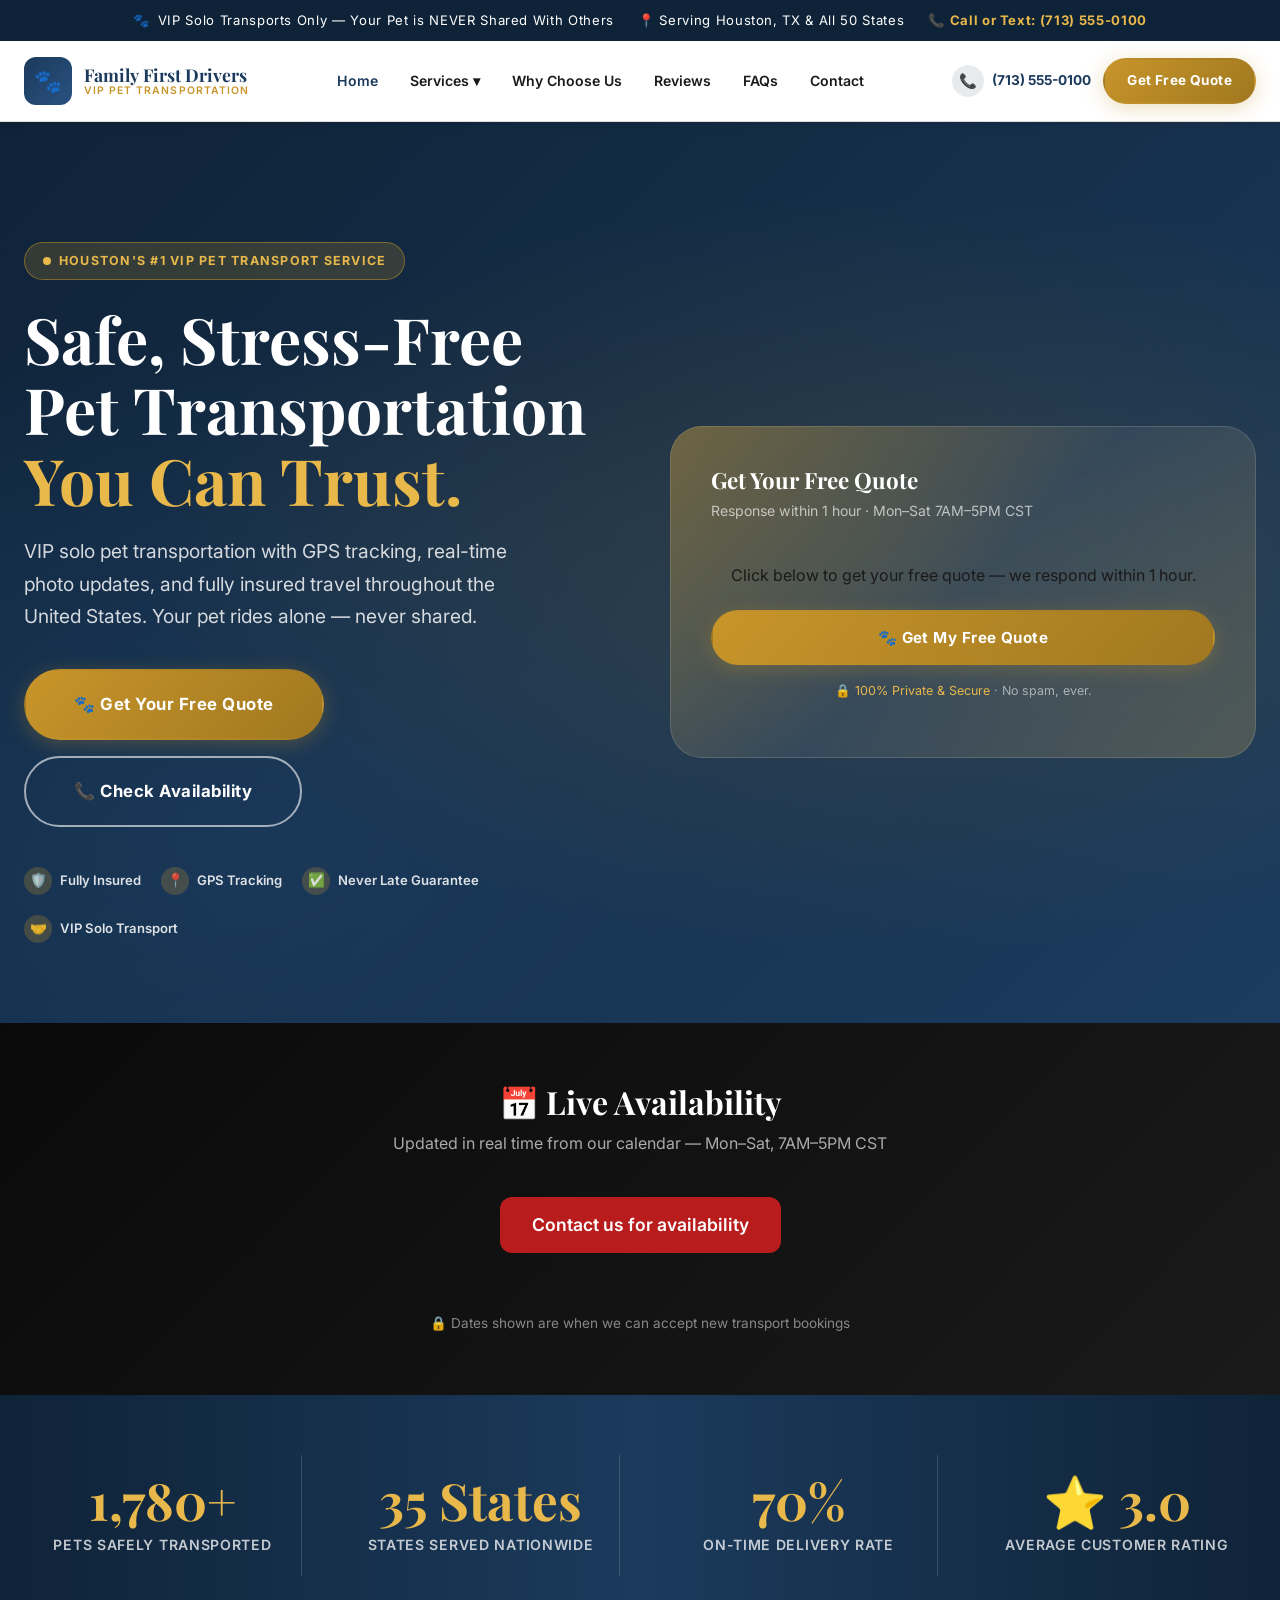
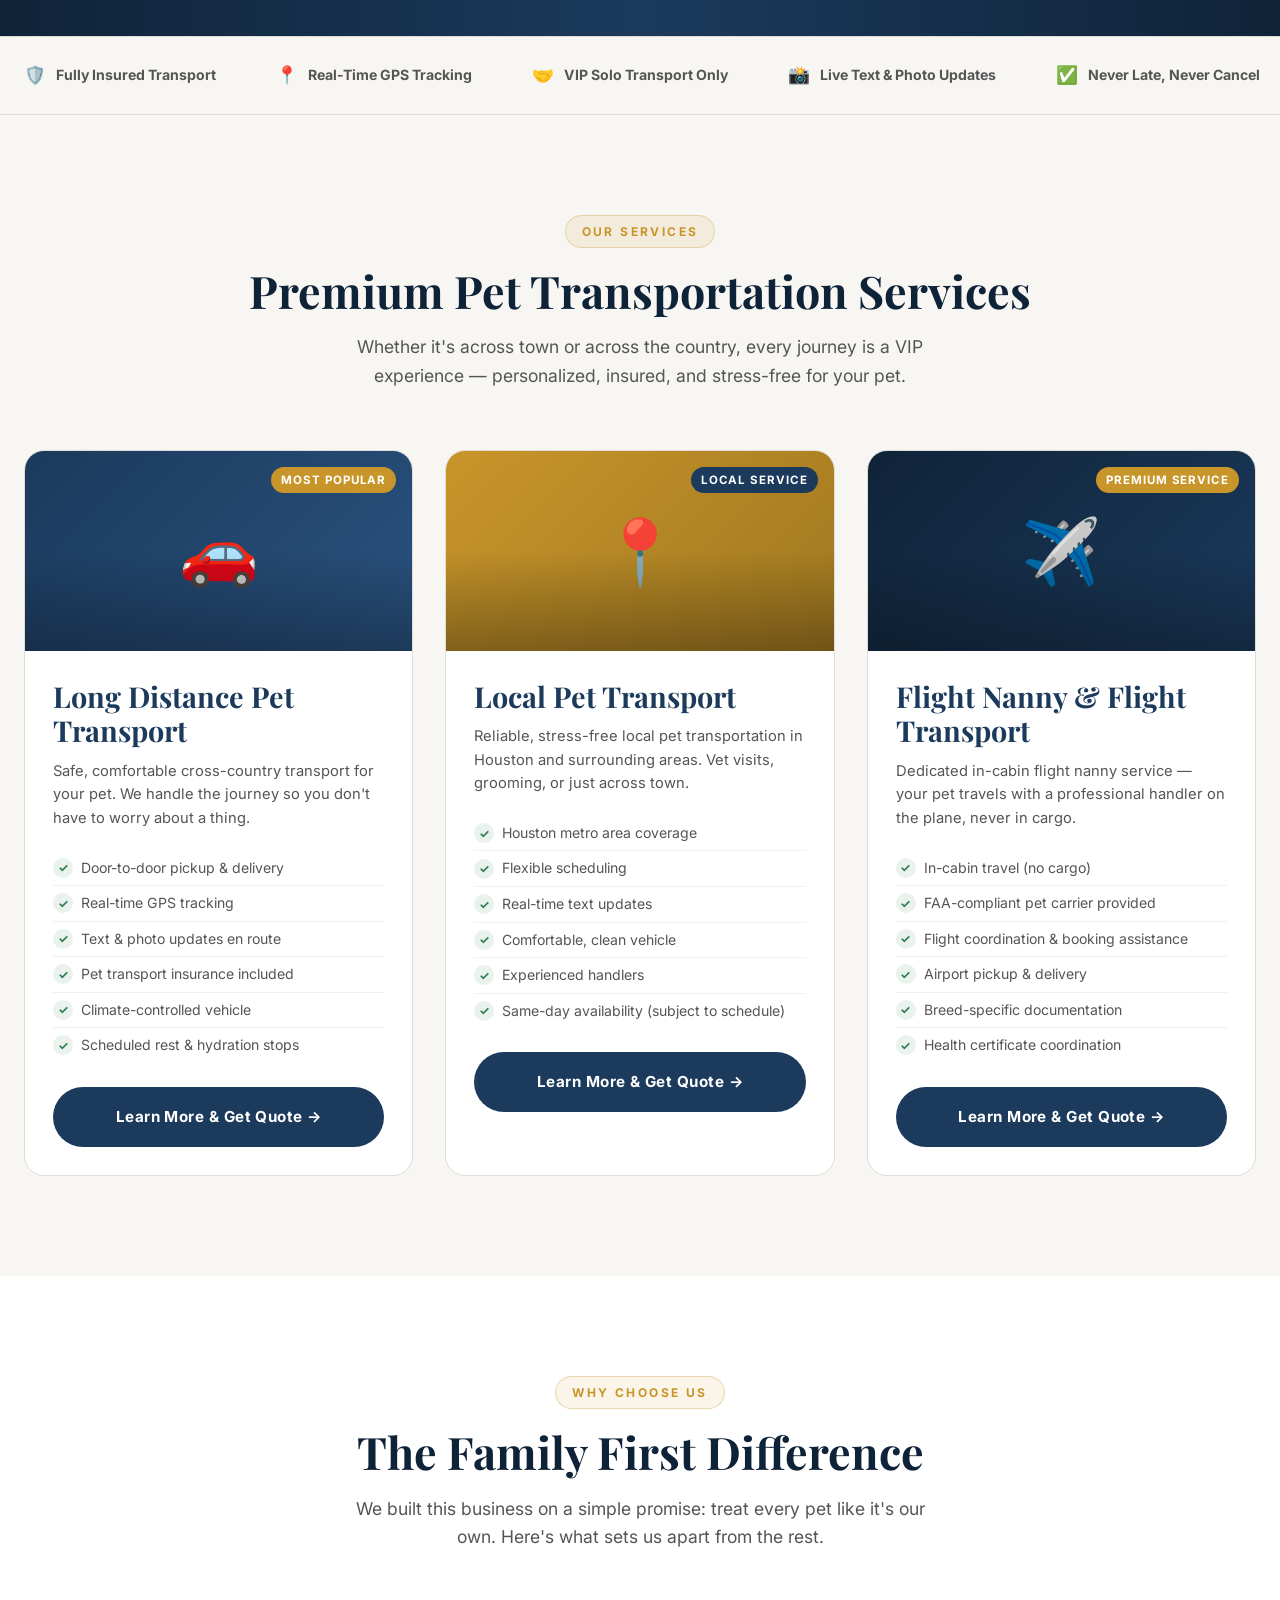
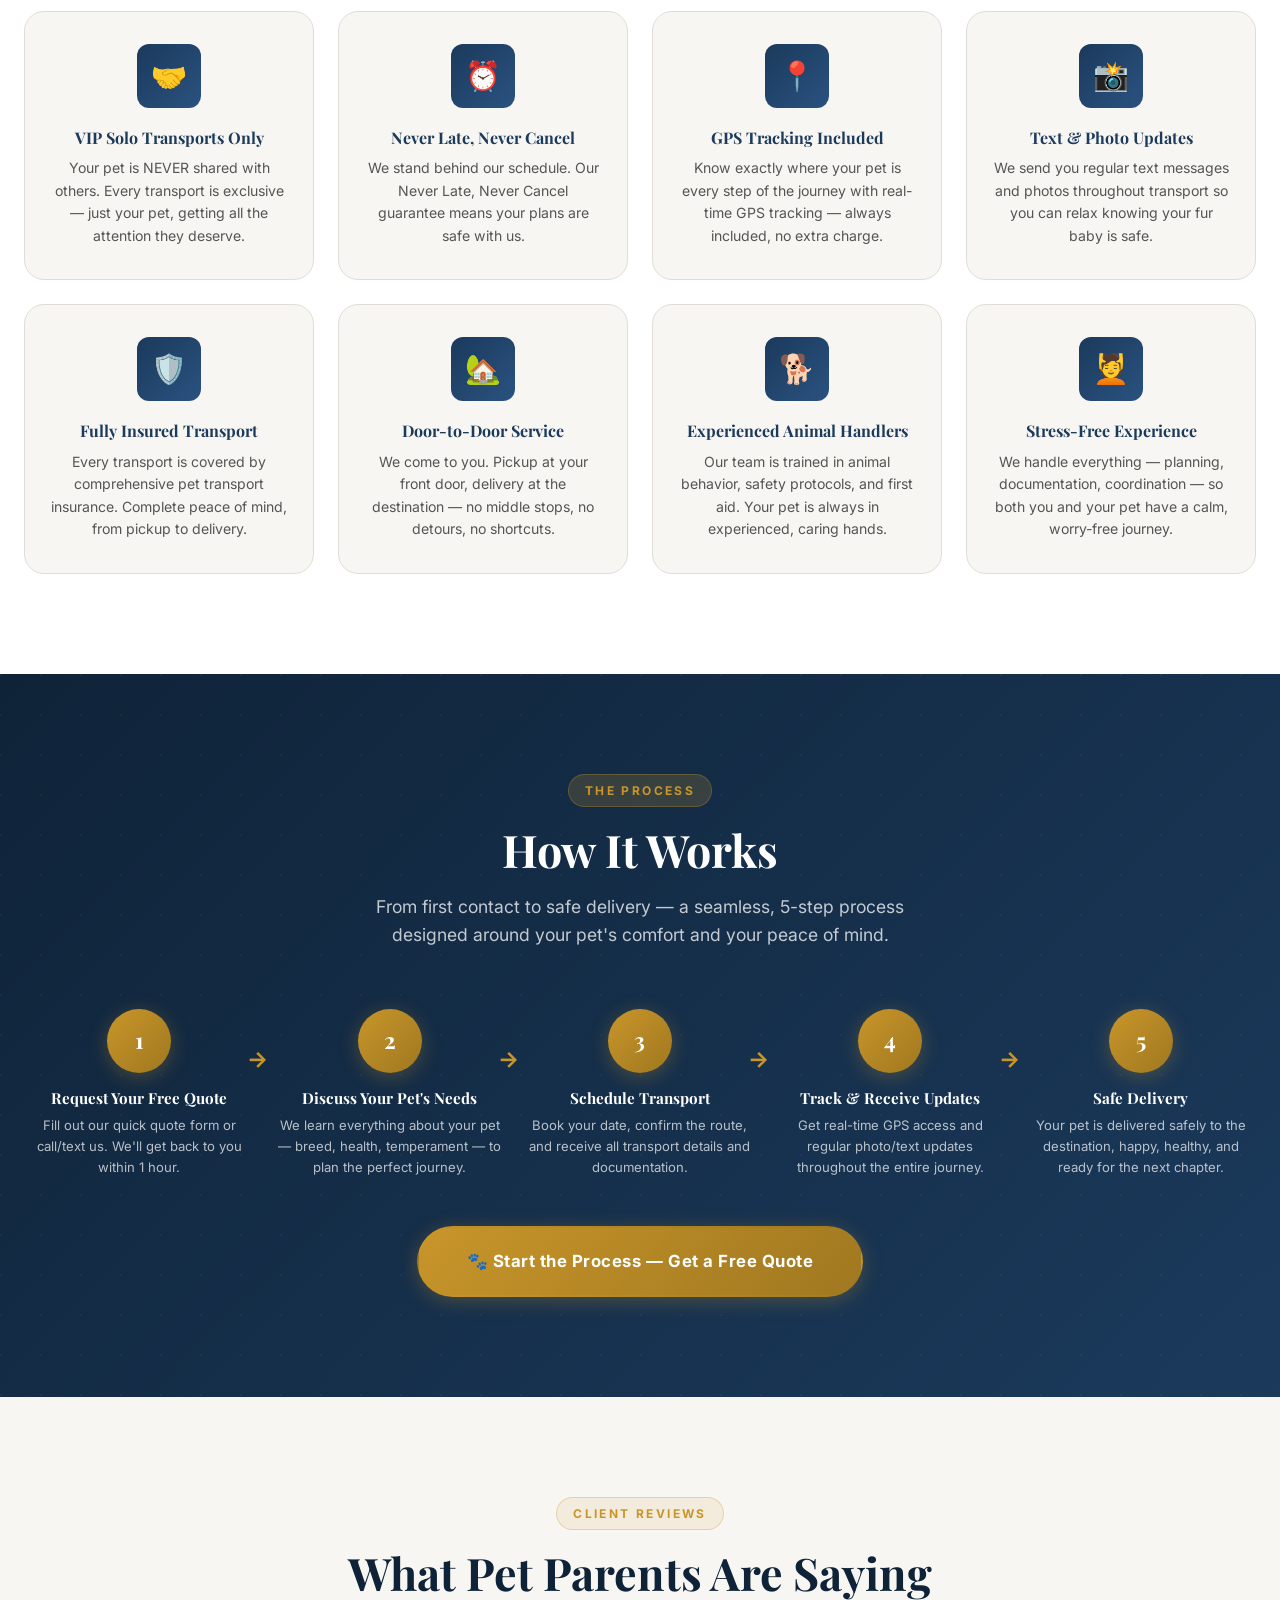
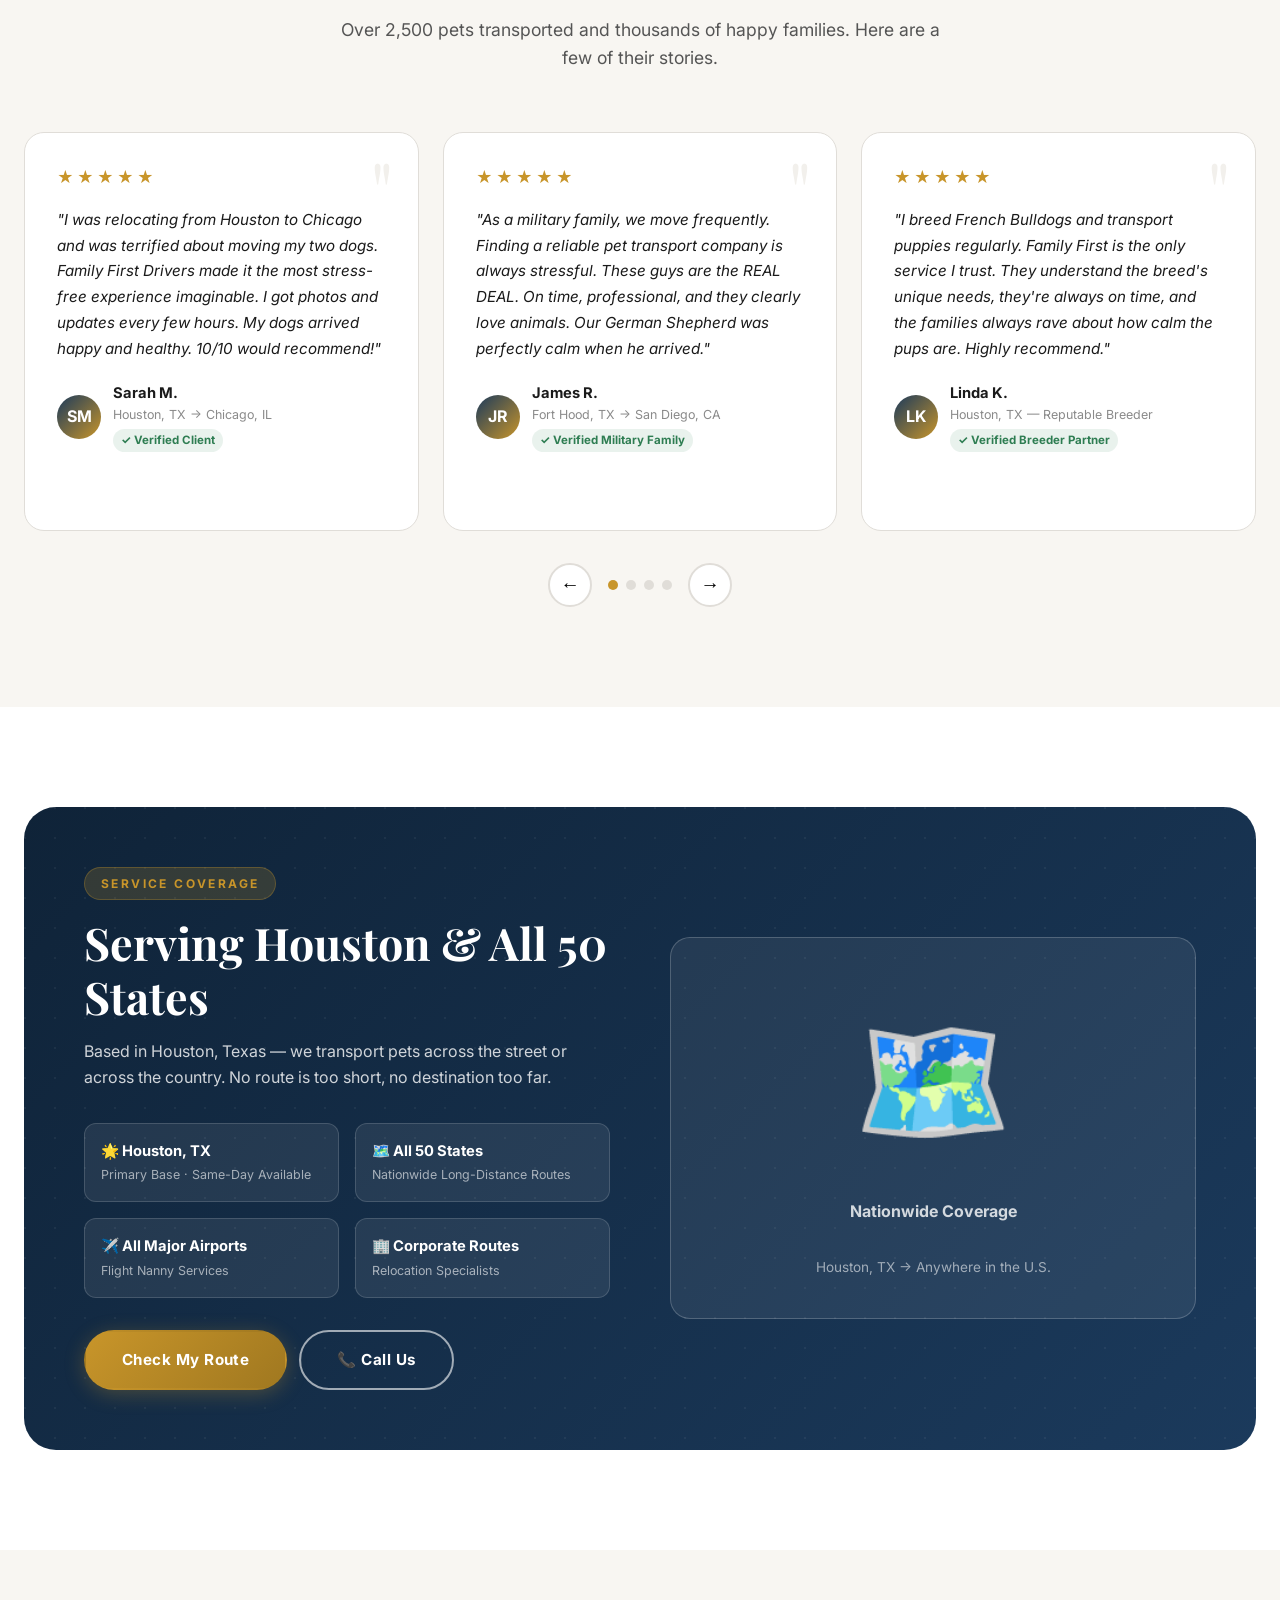
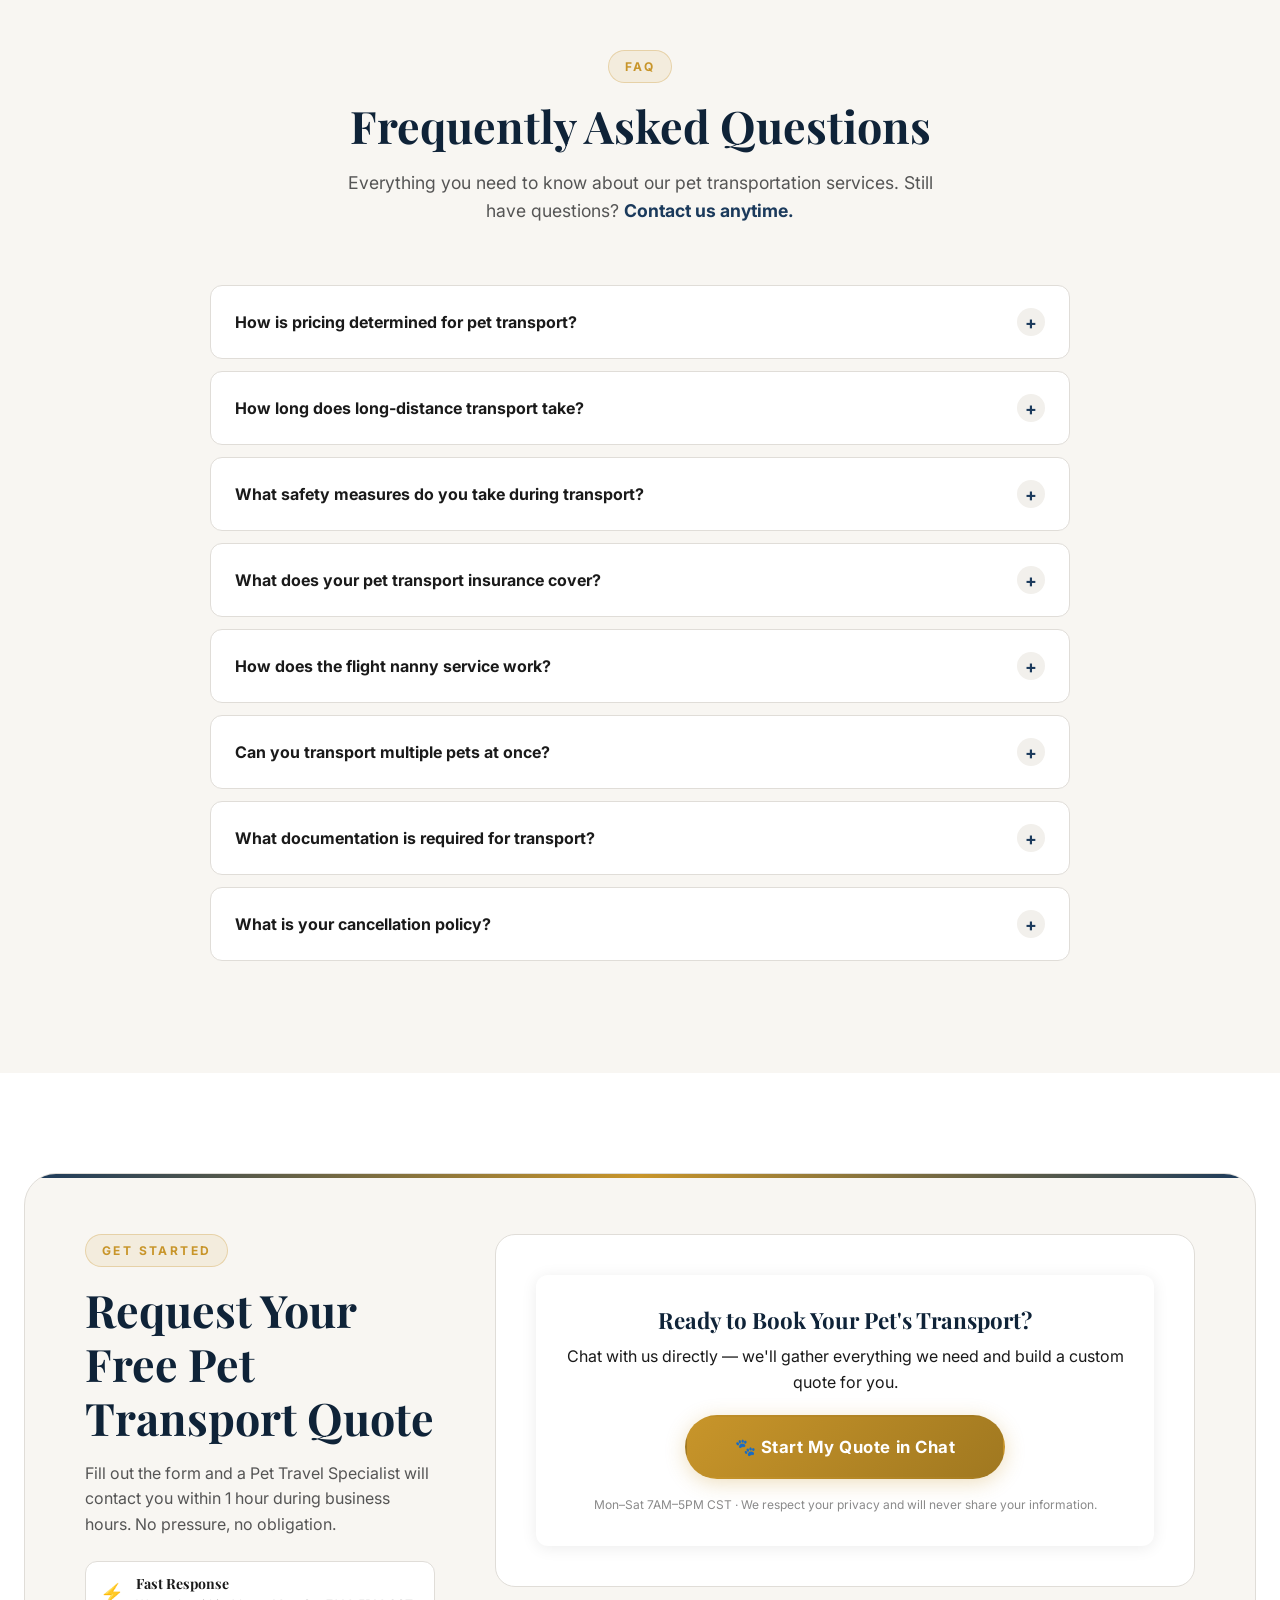
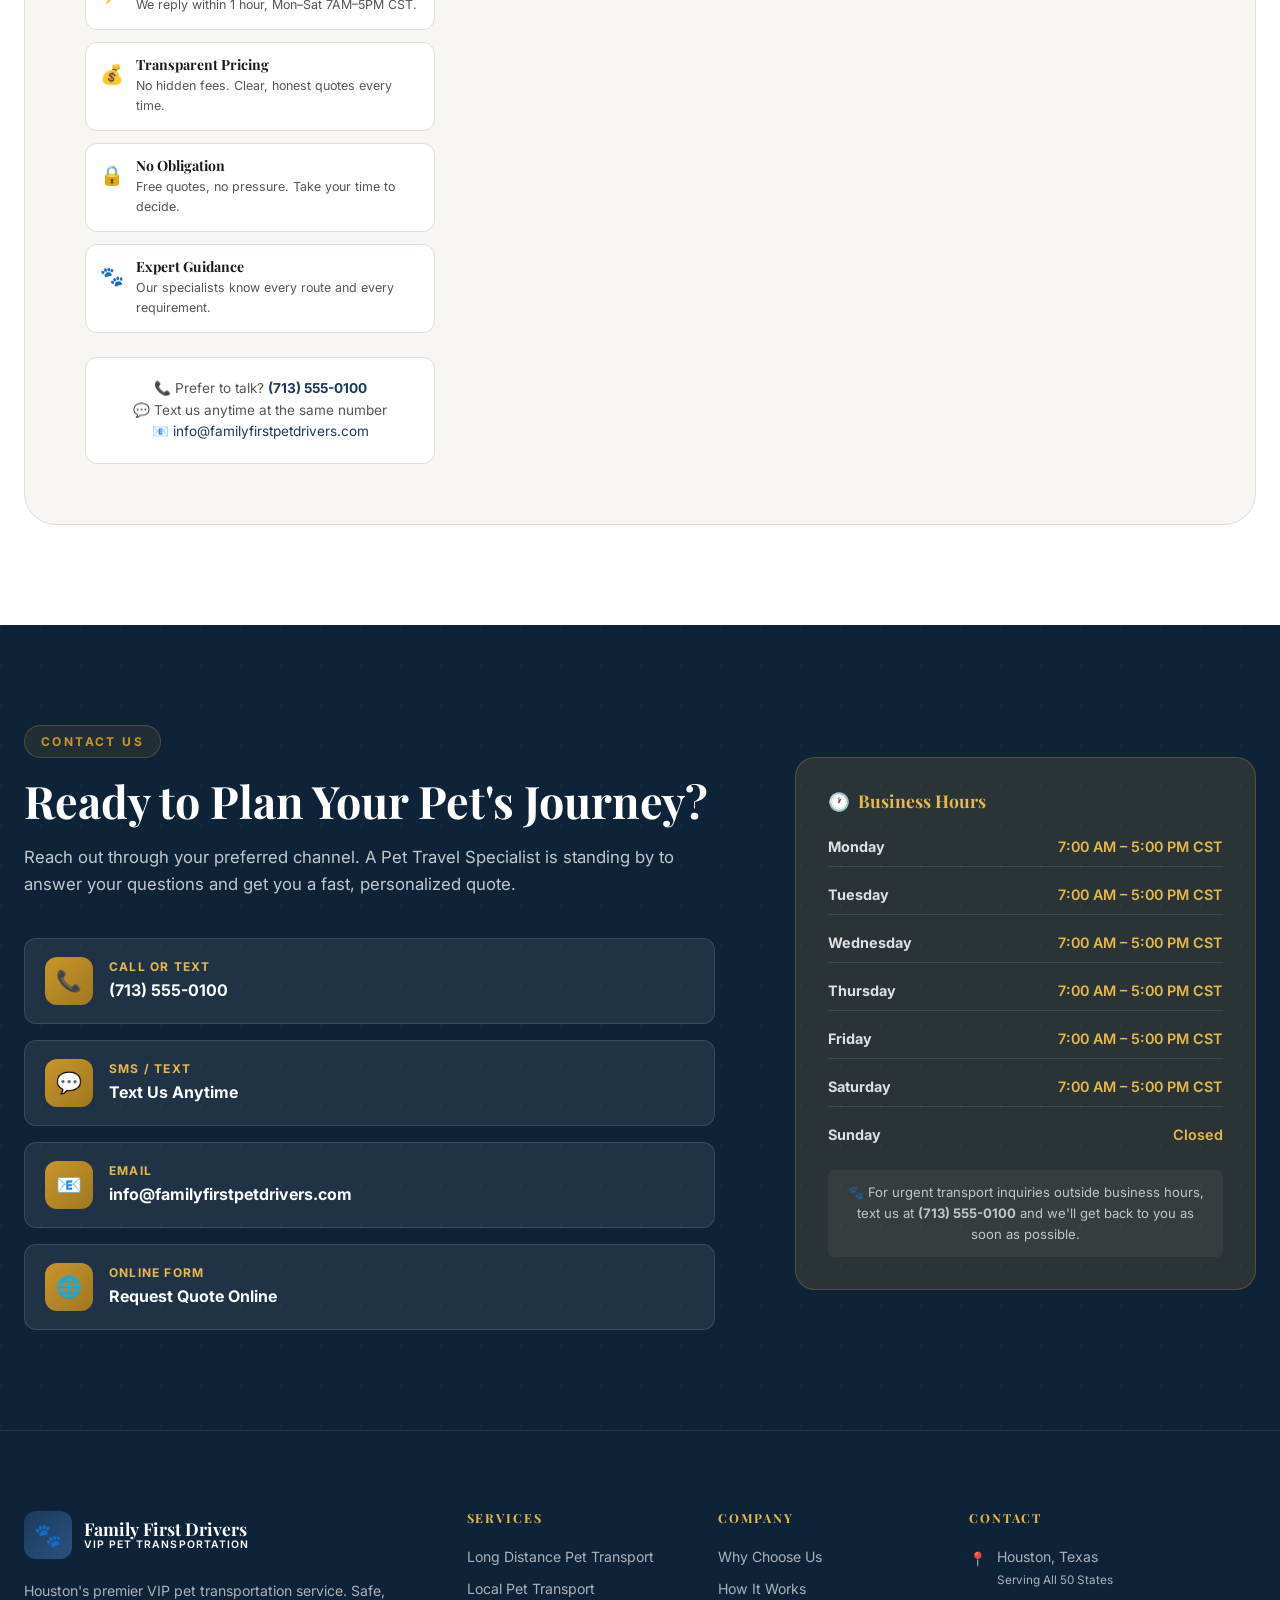
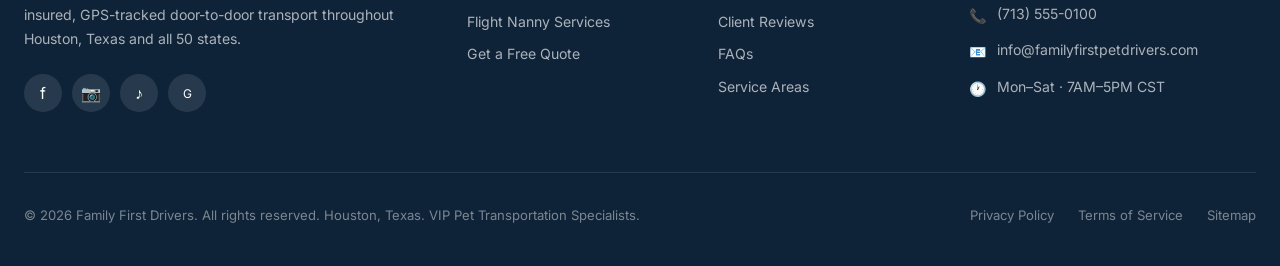
<file: index.html>
<!DOCTYPE html>
<html lang="en">
<head>
  <meta charset="UTF-8" />
  <meta name="viewport" content="width=device-width, initial-scale=1.0" />
  <meta http-equiv="X-UA-Compatible" content="IE=edge" />

  <!-- Primary SEO -->
  <title>Family First Drivers | VIP Pet Transportation Houston, TX | Nationwide Pet Transport</title>
  <meta name="description" content="Premium VIP pet transportation in Houston, TX and nationwide. GPS tracking, fully insured, real-time updates. Never late, never cancel guarantee. Long distance, local & flight nanny services. Get your free quote today." />
  <meta name="keywords" content="pet transportation Houston, pet transport services Houston, long distance pet transport Houston, flight nanny services Houston, pet relocation Houston, VIP pet transport, insured pet transportation, door-to-door pet transport" />
  <link rel="canonical" href="https://www.familyfirstdrivers.com/" />

  <!-- Open Graph -->
  <meta property="og:type" content="website" />
  <meta property="og:title" content="Family First Drivers | VIP Pet Transportation Houston & Nationwide" />
  <meta property="og:description" content="Safe, insured VIP pet transportation with GPS tracking and real-time updates. Houston, TX and nationwide. Get your free quote today." />
  <meta property="og:image" content="https://www.familyfirstdrivers.com/images/og-image.jpg" />
  <meta property="og:url" content="https://www.familyfirstdrivers.com/" />
  <meta property="og:site_name" content="Family First Drivers" />

  <!-- Twitter Card -->
  <meta name="twitter:card" content="summary_large_image" />
  <meta name="twitter:title" content="Family First Drivers | VIP Pet Transportation" />
  <meta name="twitter:description" content="Safe, insured VIP pet transportation with GPS tracking. Houston & nationwide." />

  <!-- Geo Tags for Local SEO -->
  <meta name="geo.region" content="US-TX" />
  <meta name="geo.placename" content="Houston" />
  <meta name="geo.position" content="29.7604;-95.3698" />
  <meta name="ICBM" content="29.7604, -95.3698" />

  <!-- Fonts -->
  <link rel="preconnect" href="https://fonts.googleapis.com" />
  <link rel="preconnect" href="https://fonts.gstatic.com" crossorigin />
  <link href="https://fonts.googleapis.com/css2?family=Playfair+Display:wght@400;600;700;800&family=Inter:wght@400;500;600;700&family=Cormorant+Garamond:ital,wght@0,400;0,600;1,400&display=swap" rel="stylesheet" />

  <!-- Styles -->
  <link rel="stylesheet" href="css/styles.css" />

  <!-- Favicon -->
  <link rel="icon" type="image/svg+xml" href="data:image/svg+xml,<svg xmlns='http://www.w3.org/2000/svg' viewBox='0 0 100 100'><text y='.9em' font-size='90'>🐾</text></svg>" />

  <!-- Analytics placeholder -->
  <!-- <script async src="https://www.googletagmanager.com/gtag/js?id=G-XXXXXXXXXX"></script> -->

  <!-- LeadConnector Chat Widget -->
  <script src="https://widgets.leadconnectorhq.com/loader.js" data-resources-url="https://widgets.leadconnectorhq.com/chat-widget/loader.js" data-widget-id="6a347372967b47ab0ed5ed77" data-source="WEB_USER"></script>
</head>

<body>

  <!-- Skip to content - ADA Accessibility -->
  <a href="#main-content" class="skip-link">Skip to main content</a>

  <!-- ============================================
       ANNOUNCEMENT BAR
  ============================================ -->
  <div class="announcement-bar" role="banner" aria-label="Announcement">
    <div class="container">
      <div class="announcement-inner">
        <div class="announcement-item">
          <span>🐾</span>
          <span>VIP Solo Transports Only — Your Pet is NEVER Shared With Others</span>
        </div>
        <div class="announcement-item">
          <span class="dot"></span>
          <span>📍 Serving Houston, TX &amp; All 50 States</span>
        </div>
        <div class="announcement-item">
          <span class="dot"></span>
          <span>📞 <a href="tel:+17135550100">Call or Text: (713) 555-0100</a></span>
        </div>
      </div>
    </div>
  </div>

  <!-- ============================================
       HEADER
  ============================================ -->
  <header class="header" role="banner" id="header">
    <div class="container">
      <div class="header-inner">
        <!-- Logo -->
        <a href="index.html" class="logo" aria-label="Family First Drivers - Home">
          <div class="logo-icon" aria-hidden="true">🐾</div>
          <div class="logo-text">
            <span class="logo-name">Family First Drivers</span>
            <span class="logo-tagline">VIP Pet Transportation</span>
          </div>
        </a>

        <!-- Desktop Navigation -->
        <nav class="nav" role="navigation" aria-label="Main navigation">
          <a href="index.html" class="nav-link active" aria-current="page">Home</a>

          <div class="nav-dropdown">
            <a href="#services" class="nav-link">Services ▾</a>
            <div class="nav-dropdown-menu" role="menu">
              <a href="pages/long-distance-transport.html" class="nav-dropdown-link" role="menuitem">
                <div class="icon" aria-hidden="true">🚗</div>
                <div>
                  <div style="font-weight:700;font-size:.88rem;">Long Distance Transport</div>
                  <div style="font-size:.75rem;color:var(--text-light);margin-top:2px;">Cross-country pet relocation</div>
                </div>
              </a>
              <a href="pages/local-transport.html" class="nav-dropdown-link" role="menuitem">
                <div class="icon" aria-hidden="true">📍</div>
                <div>
                  <div style="font-weight:700;font-size:.88rem;">Local Transport</div>
                  <div style="font-size:.75rem;color:var(--text-light);margin-top:2px;">Houston &amp; surrounding areas</div>
                </div>
              </a>
              <a href="pages/flight-transport.html" class="nav-dropdown-link" role="menuitem">
                <div class="icon" aria-hidden="true">✈️</div>
                <div>
                  <div style="font-weight:700;font-size:.88rem;">Flight Transport</div>
                  <div style="font-size:.75rem;color:var(--text-light);margin-top:2px;">In-cabin flight nanny services</div>
                </div>
              </a>
            </div>
          </div>

          <a href="#why-us" class="nav-link">Why Choose Us</a>
          <a href="#testimonials" class="nav-link">Reviews</a>
          <a href="#faq" class="nav-link">FAQs</a>
          <a href="#contact" class="nav-link">Contact</a>
        </nav>

        <!-- Header Actions -->
        <div class="header-actions">
          <a href="tel:+17135550100" class="header-phone" aria-label="Call us">
            <div class="phone-icon" aria-hidden="true">📞</div>
            <span>(713) 555-0100</span>
          </a>
          <a href="#quote" class="btn btn-primary btn-sm">Get Free Quote</a>
          <button class="menu-toggle" aria-label="Toggle mobile menu" aria-expanded="false" aria-controls="mobile-nav">
            <span></span>
            <span></span>
            <span></span>
          </button>
        </div>
      </div>
    </div>
  </header>

  <!-- Mobile Navigation -->
  <div class="mobile-nav-overlay" aria-hidden="true"></div>
  <nav class="mobile-nav" id="mobile-nav" aria-label="Mobile navigation" aria-hidden="true">
    <a href="index.html" class="mobile-nav-link">🏠 Home</a>
    <div class="mobile-nav-link">🚗 Services</div>
    <div class="mobile-nav-sub">
      <a href="pages/long-distance-transport.html">Long Distance Transport</a>
      <a href="pages/local-transport.html">Local Transport</a>
      <a href="pages/flight-transport.html">Flight Transport</a>
    </div>
    <a href="#why-us" class="mobile-nav-link">⭐ Why Choose Us</a>
    <a href="#testimonials" class="mobile-nav-link">💬 Reviews</a>
    <a href="#faq" class="mobile-nav-link">❓ FAQs</a>
    <a href="#contact" class="mobile-nav-link">📞 Contact</a>
    <div class="mobile-nav-cta">
      <a href="#quote" class="btn btn-primary">Get Your Free Quote</a>
      <a href="tel:+17135550100" class="btn btn-dark">📞 Call (713) 555-0100</a>
    </div>
  </nav>

  <!-- ============================================
       MAIN CONTENT
  ============================================ -->
  <main id="main-content">

    <!-- HERO SECTION -->
    <section class="hero" id="hero" aria-labelledby="hero-headline">
      <div class="hero-bg">
        <div class="hero-bg-pattern"></div>
        <div class="hero-bg-gradient"></div>
      </div>
      <div class="hero-content">
        <div class="container">
          <div class="hero-inner">
            <div class="hero-text fade-in-left">
              <div class="hero-badge">
                <span class="pulse" aria-hidden="true"></span>
                Houston's #1 VIP Pet Transport Service
              </div>
              <h1 id="hero-headline">
                Safe, Stress-Free Pet Transportation
                <span>You Can Trust.</span>
              </h1>
              <p class="subheadline">
                VIP solo pet transportation with GPS tracking, real-time photo updates, and fully insured travel throughout the United States. Your pet rides alone — never shared.
              </p>
              <div class="hero-ctas">
                <a href="#quote" class="btn btn-primary btn-lg">🐾 Get Your Free Quote</a>
                <a href="tel:+17135550100" class="btn btn-secondary btn-lg">📞 Check Availability</a>
              </div>
              <div class="hero-trust-badges" role="list" aria-label="Trust indicators">
                <div class="trust-badge" role="listitem"><div class="icon" aria-hidden="true">🛡️</div><span>Fully Insured</span></div>
                <div class="trust-badge" role="listitem"><div class="icon" aria-hidden="true">📍</div><span>GPS Tracking</span></div>
                <div class="trust-badge" role="listitem"><div class="icon" aria-hidden="true">✅</div><span>Never Late Guarantee</span></div>
                <div class="trust-badge" role="listitem"><div class="icon" aria-hidden="true">🤝</div><span>VIP Solo Transport</span></div>
              </div>
            </div>

            <!-- Hero Quick Quote Card -->
            <div class="hero-card fade-in-right" aria-label="Quick quote form">
              <h2 class="quick-quote-title">Get Your Free Quote</h2>
              <p class="quick-quote-sub">Response within 1 hour · Mon–Sat 7AM–5PM CST</p>
              <div class="chat-cta-block" style="text-align:center;padding:16px 0;">
                <p style="margin-bottom:14px;font-size:1rem;color:var(--text-secondary);">Click below to get your free quote — we respond within 1 hour.</p>
                <button onclick="document.querySelector('.hl-chat-widget button, [data-widget-id]')?.click()" class="btn btn-primary form-submit" style="cursor:pointer;">🐾 Get My Free Quote</button>
                <p class="card-guarantee"><span>🔒 100% Private &amp; Secure</span> · No spam, ever.</p>
              </div>
            </div>
          </div>
        </div>
      </div>
    </section>

    
    <!-- AVAILABILITY SECTION -->
    <section id="availability" style="padding:60px 0;background:linear-gradient(135deg,#0a0a0a 0%,#1a1a1a 100%);">
      <div class="container" style="max-width:1100px;margin:0 auto;padding:0 24px;">
        <div style="text-align:center;margin-bottom:40px;">
          <h2 style="font-size:2rem;font-weight:700;color:#fff;margin-bottom:10px;">📅 Live Availability</h2>
          <p style="color:#aaa;font-size:1rem;">Updated in real time from our calendar — Mon–Sat, 7AM–5PM CST</p>
        </div>
        <div id="avail-status" style="text-align:center;margin-bottom:28px;">
          <div id="next-available" style="display:inline-block;background:#b91c1c;color:#fff;border-radius:12px;padding:14px 32px;font-size:1.1rem;font-weight:600;">
            Loading availability...
          </div>
        </div>
        <div id="avail-grid" style="display:grid;grid-template-columns:repeat(auto-fill,minmax(140px,1fr));gap:12px;max-width:800px;margin:0 auto 32px;"></div>
        <div style="text-align:center;">
          <p style="color:#888;font-size:0.85rem;">🔒 Dates shown are when we can accept new transport bookings</p>
        </div>
      </div>
    </section>

    <script>
    (function() {
      fetch('https://superagent-3e7bb273.base44.app/functions/getAvailability', { method: 'GET' })
        .then(r => r.json())
        .then(data => {
          var next = data.nextAvailable;
          var avail = data.available || [];
          var nextEl = document.getElementById('next-available');
          var gridEl = document.getElementById('avail-grid');

          if (next) {
            nextEl.innerHTML = '✅ Next Available: <strong>' + next.label + '</strong>';
            nextEl.style.background = 'linear-gradient(135deg,#b91c1c,#dc2626)';
          } else {
            nextEl.innerHTML = '⏳ Checking availability...';
          }

          gridEl.innerHTML = '';
          avail.forEach(function(d) {
            var card = document.createElement('div');
            card.style.cssText = 'background:#1f1f1f;border:1.5px solid #b91c1c;border-radius:10px;padding:12px 8px;text-align:center;color:#fff;font-size:0.9rem;font-weight:600;';
            card.innerHTML = '<span style="display:block;font-size:1.1rem;margin-bottom:4px;">🟢</span>' + d.label;
            gridEl.appendChild(card);
          });
        })
        .catch(function() {
          document.getElementById('next-available').innerHTML = 'Contact us for availability';
        });
    })();
    </script>

    <!-- STATS SECTION -->
    <section class="stats-section" aria-label="Business statistics">
      <div class="container">
        <div class="stats-grid">
          <div class="stat-item fade-in delay-1">
            <div class="stat-number" data-target="2500" data-suffix="+" aria-label="2500+ pets transported">0</div>
            <div class="stat-label">Pets Safely Transported</div>
          </div>
          <div class="stat-item fade-in delay-2">
            <div class="stat-number" data-target="50" data-suffix=" States" aria-label="50 states served">0</div>
            <div class="stat-label">States Served Nationwide</div>
          </div>
          <div class="stat-item fade-in delay-3">
            <div class="stat-number" data-target="100" data-suffix="%" aria-label="100% on-time rate">0</div>
            <div class="stat-label">On-Time Delivery Rate</div>
          </div>
          <div class="stat-item fade-in delay-4">
            <div class="stat-number" data-prefix="⭐ " data-target="5" data-suffix=".0" aria-label="5.0 star rating">0</div>
            <div class="stat-label">Average Customer Rating</div>
          </div>
        </div>
      </div>
    </section>

    <!-- TRUST BAR -->
    <div class="trust-bar" role="marquee" aria-label="Trust indicators">
      <div class="container" style="overflow:hidden;">
        <div class="trust-bar-track">
          <div class="trust-bar-item"><span class="icon" aria-hidden="true">🛡️</span> Fully Insured Transport</div>
          <div class="trust-bar-item"><span class="icon" aria-hidden="true">📍</span> Real-Time GPS Tracking</div>
          <div class="trust-bar-item"><span class="icon" aria-hidden="true">🤝</span> VIP Solo Transport Only</div>
          <div class="trust-bar-item"><span class="icon" aria-hidden="true">📸</span> Live Text &amp; Photo Updates</div>
          <div class="trust-bar-item"><span class="icon" aria-hidden="true">✅</span> Never Late, Never Cancel</div>
          <div class="trust-bar-item"><span class="icon" aria-hidden="true">🐾</span> Experienced Animal Handlers</div>
          <div class="trust-bar-item"><span class="icon" aria-hidden="true">🏡</span> Door-to-Door Service</div>
          <div class="trust-bar-item"><span class="icon" aria-hidden="true">⭐</span> 5-Star Rated Service</div>
          <div class="trust-bar-item"><span class="icon" aria-hidden="true">🛡️</span> Fully Insured Transport</div>
          <div class="trust-bar-item"><span class="icon" aria-hidden="true">📍</span> Real-Time GPS Tracking</div>
          <div class="trust-bar-item"><span class="icon" aria-hidden="true">🤝</span> VIP Solo Transport Only</div>
          <div class="trust-bar-item"><span class="icon" aria-hidden="true">📸</span> Live Text &amp; Photo Updates</div>
          <div class="trust-bar-item"><span class="icon" aria-hidden="true">✅</span> Never Late, Never Cancel</div>
          <div class="trust-bar-item"><span class="icon" aria-hidden="true">🐾</span> Experienced Animal Handlers</div>
          <div class="trust-bar-item"><span class="icon" aria-hidden="true">🏡</span> Door-to-Door Service</div>
          <div class="trust-bar-item"><span class="icon" aria-hidden="true">⭐</span> 5-Star Rated Service</div>
        </div>
      </div>
    </div>

    <!-- SERVICES SECTION -->
    <section class="section services-section" id="services" aria-labelledby="services-heading">
      <div class="container">
        <div class="section-header fade-in">
          <div class="section-tag">Our Services</div>
          <h2 id="services-heading">Premium Pet Transportation Services</h2>
          <p>Whether it's across town or across the country, every journey is a VIP experience — personalized, insured, and stress-free for your pet.</p>
        </div>
        <div class="grid-3">
          <article class="service-card fade-in delay-1">
            <div class="service-card-image" style="background:linear-gradient(135deg,#1B3A5C,#2A5280);">
              <span aria-hidden="true">🚗</span>
              <div class="service-badge">Most Popular</div>
            </div>
            <div class="service-card-body">
              <h3>Long Distance Pet Transport</h3>
              <p>Safe, comfortable cross-country transport for your pet. We handle the journey so you don't have to worry about a thing.</p>
              <ul class="service-features" aria-label="Service features">
                <li>Door-to-door pickup &amp; delivery</li>
                <li>Real-time GPS tracking</li>
                <li>Text &amp; photo updates en route</li>
                <li>Pet transport insurance included</li>
                <li>Climate-controlled vehicle</li>
                <li>Scheduled rest &amp; hydration stops</li>
              </ul>
              <a href="pages/long-distance-transport.html" class="btn btn-dark w-full">Learn More &amp; Get Quote →</a>
            </div>
          </article>
          <article class="service-card fade-in delay-2">
            <div class="service-card-image" style="background:linear-gradient(135deg,#C8952A,#A07820);">
              <span aria-hidden="true">📍</span>
              <div class="service-badge" style="background:var(--primary);">Local Service</div>
            </div>
            <div class="service-card-body">
              <h3>Local Pet Transport</h3>
              <p>Reliable, stress-free local pet transportation in Houston and surrounding areas. Vet visits, grooming, or just across town.</p>
              <ul class="service-features" aria-label="Service features">
                <li>Houston metro area coverage</li>
                <li>Flexible scheduling</li>
                <li>Real-time text updates</li>
                <li>Comfortable, clean vehicle</li>
                <li>Experienced handlers</li>
                <li>Same-day availability (subject to schedule)</li>
              </ul>
              <a href="pages/local-transport.html" class="btn btn-dark w-full">Learn More &amp; Get Quote →</a>
            </div>
          </article>
          <article class="service-card fade-in delay-3">
            <div class="service-card-image" style="background:linear-gradient(135deg,#0F2338,#1B3A5C);">
              <span aria-hidden="true">✈️</span>
              <div class="service-badge">Premium Service</div>
            </div>
            <div class="service-card-body">
              <h3>Flight Nanny &amp; Flight Transport</h3>
              <p>Dedicated in-cabin flight nanny service — your pet travels with a professional handler on the plane, never in cargo.</p>
              <ul class="service-features" aria-label="Service features">
                <li>In-cabin travel (no cargo)</li>
                <li>FAA-compliant pet carrier provided</li>
                <li>Flight coordination &amp; booking assistance</li>
                <li>Airport pickup &amp; delivery</li>
                <li>Breed-specific documentation</li>
                <li>Health certificate coordination</li>
              </ul>
              <a href="pages/flight-transport.html" class="btn btn-dark w-full">Learn More &amp; Get Quote →</a>
            </div>
          </article>
        </div>
      </div>
    </section>

    <!-- WHY CHOOSE US -->
    <section class="section why-section" id="why-us" aria-labelledby="why-heading">
      <div class="container">
        <div class="section-header fade-in">
          <div class="section-tag">Why Choose Us</div>
          <h2 id="why-heading">The Family First Difference</h2>
          <p>We built this business on a simple promise: treat every pet like it's our own. Here's what sets us apart from the rest.</p>
        </div>
        <div class="why-grid">
          <div class="why-card fade-in delay-1"><div class="why-icon" aria-hidden="true">🤝</div><h4>VIP Solo Transports Only</h4><p>Your pet is NEVER shared with others. Every transport is exclusive — just your pet, getting all the attention they deserve.</p></div>
          <div class="why-card fade-in delay-2"><div class="why-icon" aria-hidden="true">⏰</div><h4>Never Late, Never Cancel</h4><p>We stand behind our schedule. Our Never Late, Never Cancel guarantee means your plans are safe with us.</p></div>
          <div class="why-card fade-in delay-3"><div class="why-icon" aria-hidden="true">📍</div><h4>GPS Tracking Included</h4><p>Know exactly where your pet is every step of the journey with real-time GPS tracking — always included, no extra charge.</p></div>
          <div class="why-card fade-in delay-4"><div class="why-icon" aria-hidden="true">📸</div><h4>Text &amp; Photo Updates</h4><p>We send you regular text messages and photos throughout transport so you can relax knowing your fur baby is safe.</p></div>
          <div class="why-card fade-in delay-1"><div class="why-icon" aria-hidden="true">🛡️</div><h4>Fully Insured Transport</h4><p>Every transport is covered by comprehensive pet transport insurance. Complete peace of mind, from pickup to delivery.</p></div>
          <div class="why-card fade-in delay-2"><div class="why-icon" aria-hidden="true">🏡</div><h4>Door-to-Door Service</h4><p>We come to you. Pickup at your front door, delivery at the destination — no middle stops, no detours, no shortcuts.</p></div>
          <div class="why-card fade-in delay-3"><div class="why-icon" aria-hidden="true">🐕</div><h4>Experienced Animal Handlers</h4><p>Our team is trained in animal behavior, safety protocols, and first aid. Your pet is always in experienced, caring hands.</p></div>
          <div class="why-card fade-in delay-4"><div class="why-icon" aria-hidden="true">💆</div><h4>Stress-Free Experience</h4><p>We handle everything — planning, documentation, coordination — so both you and your pet have a calm, worry-free journey.</p></div>
        </div>
      </div>
    </section>

    <!-- HOW IT WORKS -->
    <section class="section how-section" id="how-it-works" aria-labelledby="how-heading">
      <div class="container">
        <div class="section-header fade-in">
          <div class="section-tag">The Process</div>
          <h2 id="how-heading" style="color:var(--white);">How It Works</h2>
          <p style="color:rgba(255,255,255,.75);">From first contact to safe delivery — a seamless, 5-step process designed around your pet's comfort and your peace of mind.</p>
        </div>
        <div class="how-steps">
          <div class="step-card fade-in delay-1"><div class="step-number" aria-hidden="true">1</div><h4>Request Your Free Quote</h4><p>Fill out our quick quote form or call/text us. We'll get back to you within 1 hour.</p></div>
          <div class="step-card fade-in delay-2"><div class="step-number" aria-hidden="true">2</div><h4>Discuss Your Pet's Needs</h4><p>We learn everything about your pet — breed, health, temperament — to plan the perfect journey.</p></div>
          <div class="step-card fade-in delay-3"><div class="step-number" aria-hidden="true">3</div><h4>Schedule Transport</h4><p>Book your date, confirm the route, and receive all transport details and documentation.</p></div>
          <div class="step-card fade-in delay-4"><div class="step-number" aria-hidden="true">4</div><h4>Track &amp; Receive Updates</h4><p>Get real-time GPS access and regular photo/text updates throughout the entire journey.</p></div>
          <div class="step-card fade-in delay-5"><div class="step-number" aria-hidden="true">5</div><h4>Safe Delivery</h4><p>Your pet is delivered safely to the destination, happy, healthy, and ready for the next chapter.</p></div>
        </div>
        <div style="text-align:center;margin-top:48px;" class="fade-in">
          <a href="#quote" class="btn btn-primary btn-lg">🐾 Start the Process — Get a Free Quote</a>
        </div>
      </div>
    </section>

    <!-- TESTIMONIALS -->
    <section class="section testimonials-section" id="testimonials" aria-labelledby="testimonials-heading">
      <div class="container">
        <div class="section-header fade-in">
          <div class="section-tag">Client Reviews</div>
          <h2 id="testimonials-heading">What Pet Parents Are Saying</h2>
          <p>Over 2,500 pets transported and thousands of happy families. Here are a few of their stories.</p>
        </div>
        <div style="position:relative;overflow:hidden;">
          <div class="testimonials-track" style="display:grid;grid-template-columns:repeat(6,calc(33.333% - 16px));gap:24px;transition:transform 0.5s cubic-bezier(0.4,0,0.2,1);">
            <article class="testimonial-card fade-in delay-1">
              <div class="star-rating" aria-label="5 out of 5 stars"><span class="star">★</span><span class="star">★</span><span class="star">★</span><span class="star">★</span><span class="star">★</span></div>
              <p class="testimonial-text">"I was relocating from Houston to Chicago and was terrified about moving my two dogs. Family First Drivers made it the most stress-free experience imaginable. I got photos and updates every few hours. My dogs arrived happy and healthy. 10/10 would recommend!"</p>
              <div class="testimonial-author"><div class="author-avatar" aria-hidden="true">SM</div><div class="author-info"><div class="name">Sarah M.</div><div class="location">Houston, TX → Chicago, IL</div><div class="verified-badge">✓ Verified Client</div></div></div>
            </article>
            <article class="testimonial-card fade-in delay-2">
              <div class="star-rating" aria-label="5 out of 5 stars"><span class="star">★</span><span class="star">★</span><span class="star">★</span><span class="star">★</span><span class="star">★</span></div>
              <p class="testimonial-text">"As a military family, we move frequently. Finding a reliable pet transport company is always stressful. These guys are the REAL DEAL. On time, professional, and they clearly love animals. Our German Shepherd was perfectly calm when he arrived."</p>
              <div class="testimonial-author"><div class="author-avatar" aria-hidden="true">JR</div><div class="author-info"><div class="name">James R.</div><div class="location">Fort Hood, TX → San Diego, CA</div><div class="verified-badge">✓ Verified Military Family</div></div></div>
            </article>
            <article class="testimonial-card fade-in delay-3">
              <div class="star-rating" aria-label="5 out of 5 stars"><span class="star">★</span><span class="star">★</span><span class="star">★</span><span class="star">★</span><span class="star">★</span></div>
              <p class="testimonial-text">"I breed French Bulldogs and transport puppies regularly. Family First is the only service I trust. They understand the breed's unique needs, they're always on time, and the families always rave about how calm the pups are. Highly recommend."</p>
              <div class="testimonial-author"><div class="author-avatar" aria-hidden="true">LK</div><div class="author-info"><div class="name">Linda K.</div><div class="location">Houston, TX — Reputable Breeder</div><div class="verified-badge">✓ Verified Breeder Partner</div></div></div>
            </article>
            <article class="testimonial-card fade-in delay-1">
              <div class="star-rating" aria-label="5 out of 5 stars"><span class="star">★</span><span class="star">★</span><span class="star">★</span><span class="star">★</span><span class="star">★</span></div>
              <p class="testimonial-text">"The flight nanny service was incredible. My cat is very anxious and I was dreading the move from Houston to New York. The flight nanny sent me a photo of her curled up on the seat right after takeoff. Zero stress, perfect delivery. Worth every penny."</p>
              <div class="testimonial-author"><div class="author-avatar" aria-hidden="true">AC</div><div class="author-info"><div class="name">Amanda C.</div><div class="location">Houston, TX → New York, NY</div><div class="verified-badge">✓ Verified Client</div></div></div>
            </article>
            <article class="testimonial-card fade-in delay-2">
              <div class="star-rating" aria-label="5 out of 5 stars"><span class="star">★</span><span class="star">★</span><span class="star">★</span><span class="star">★</span><span class="star">★</span></div>
              <p class="testimonial-text">"We adopted a dog from a rescue in Texas and needed her transported to Florida. Family First handled everything — vet records, paperwork, pickup from the rescue. We just waited at home and our girl showed up healthy, happy, and right on schedule."</p>
              <div class="testimonial-author"><div class="author-avatar" aria-hidden="true">MJ</div><div class="author-info"><div class="name">Michael J.</div><div class="location">Houston, TX → Miami, FL</div><div class="verified-badge">✓ Verified Rescue Client</div></div></div>
            </article>
            <article class="testimonial-card fade-in delay-3">
              <div class="star-rating" aria-label="5 out of 5 stars"><span class="star">★</span><span class="star">★</span><span class="star">★</span><span class="star">★</span><span class="star">★</span></div>
              <p class="testimonial-text">"I've used several pet transport companies over the years for my corporate relocation clients and nobody comes close to Family First Drivers. The professionalism, communication, and care are unmatched. My clients now specifically request them by name."</p>
              <div class="testimonial-author"><div class="author-avatar" aria-hidden="true">DP</div><div class="author-info"><div class="name">Diana P.</div><div class="location">Houston, TX — Corporate Relocation Specialist</div><div class="verified-badge">✓ Verified Corporate Partner</div></div></div>
            </article>
          </div>
          <div style="display:flex;justify-content:center;align-items:center;gap:16px;margin-top:32px;">
            <button class="testimonials-prev" aria-label="Previous testimonials" style="width:44px;height:44px;border-radius:50%;border:2px solid var(--border);background:var(--white);cursor:pointer;font-size:1.2rem;display:flex;align-items:center;justify-content:center;">←</button>
            <div style="display:flex;gap:8px;">
              <button class="testimonial-dot" style="width:10px;height:10px;border-radius:50%;background:var(--accent);border:none;cursor:pointer;" aria-label="Slide 1"></button>
              <button class="testimonial-dot" style="width:10px;height:10px;border-radius:50%;background:var(--border);border:none;cursor:pointer;" aria-label="Slide 2"></button>
              <button class="testimonial-dot" style="width:10px;height:10px;border-radius:50%;background:var(--border);border:none;cursor:pointer;" aria-label="Slide 3"></button>
              <button class="testimonial-dot" style="width:10px;height:10px;border-radius:50%;background:var(--border);border:none;cursor:pointer;" aria-label="Slide 4"></button>
            </div>
            <button class="testimonials-next" aria-label="Next testimonials" style="width:44px;height:44px;border-radius:50%;border:2px solid var(--border);background:var(--white);cursor:pointer;font-size:1.2rem;display:flex;align-items:center;justify-content:center;">→</button>
          </div>
        </div>
      </div>
    </section>

    <!-- SERVICE AREA -->
    <section class="section service-area-section" id="service-area" aria-labelledby="area-heading">
      <div class="container">
        <div class="area-map-container">
          <div class="area-content fade-in-left">
            <div class="section-tag">Service Coverage</div>
            <h2 id="area-heading">Serving Houston &amp; All 50 States</h2>
            <p>Based in Houston, Texas — we transport pets across the street or across the country. No route is too short, no destination too far.</p>
            <div class="area-highlights">
              <div class="area-highlight"><div class="city">🌟 Houston, TX</div><div class="desc">Primary Base · Same-Day Available</div></div>
              <div class="area-highlight"><div class="city">🗺️ All 50 States</div><div class="desc">Nationwide Long-Distance Routes</div></div>
              <div class="area-highlight"><div class="city">✈️ All Major Airports</div><div class="desc">Flight Nanny Services</div></div>
              <div class="area-highlight"><div class="city">🏢 Corporate Routes</div><div class="desc">Relocation Specialists</div></div>
            </div>
            <div style="display:flex;gap:12px;flex-wrap:wrap;">
              <a href="#quote" class="btn btn-primary">Check My Route</a>
              <a href="tel:+17135550100" class="btn btn-secondary">📞 Call Us</a>
            </div>
          </div>
          <div class="area-map-visual fade-in-right">
            <div class="map-placeholder" role="img" aria-label="Map showing nationwide service coverage from Houston, Texas">
              <span aria-hidden="true">🗺️</span>
              <p>Nationwide Coverage</p>
              <p style="font-size:.85rem;opacity:.7;font-weight:400;">Houston, TX → Anywhere in the U.S.</p>
            </div>
          </div>
        </div>
      </div>
    </section>

    <!-- FAQ SECTION -->
    <section class="section faq-section" id="faq" aria-labelledby="faq-heading">
      <div class="container">
        <div class="section-header fade-in">
          <div class="section-tag">FAQ</div>
          <h2 id="faq-heading">Frequently Asked Questions</h2>
          <p>Everything you need to know about our pet transportation services. Still have questions? <a href="#contact" style="color:var(--primary);font-weight:700;">Contact us anytime.</a></p>
        </div>
        <div class="faq-list" role="list">
          <div class="faq-item" role="listitem"><button class="faq-question" aria-expanded="false">How is pricing determined for pet transport?<span class="faq-icon" aria-hidden="true">+</span></button><div class="faq-answer"><p>Pricing is based on distance, size and breed of your pet, service type, number of pets, and special care requirements. Every quote is personalized — fill out our free quote form or call us for an exact price. We believe in transparent pricing with no hidden fees.</p></div></div>
          <div class="faq-item" role="listitem"><button class="faq-question" aria-expanded="false">How long does long-distance transport take?<span class="faq-icon" aria-hidden="true">+</span></button><div class="faq-answer"><p>We drive approximately 500–600 miles per day, making regular stops for rest, water, and bathroom breaks. A transport from Houston to New York (approximately 1,600 miles) typically takes 3–4 days. We'll give you an exact timeline during your consultation.</p></div></div>
          <div class="faq-item" role="listitem"><button class="faq-question" aria-expanded="false">What safety measures do you take during transport?<span class="faq-icon" aria-hidden="true">+</span></button><div class="faq-answer"><p>Our vehicles are climate-controlled and purpose-equipped for pet transport. Pets are secured with appropriate crates or harnesses. We make regular stops for water, feeding, and rest. Our drivers are trained in animal behavior and basic pet first aid. All transports include GPS tracking and real-time updates.</p></div></div>
          <div class="faq-item" role="listitem"><button class="faq-question" aria-expanded="false">What does your pet transport insurance cover?<span class="faq-icon" aria-hidden="true">+</span></button><div class="faq-answer"><p>Every transport is covered by our comprehensive pet transport liability insurance, included in your transport fee at no additional cost. For specific questions about coverage limits and exclusions, please contact us directly during your consultation.</p></div></div>
          <div class="faq-item" role="listitem"><button class="faq-question" aria-expanded="false">How does the flight nanny service work?<span class="faq-icon" aria-hidden="true">+</span></button><div class="faq-answer"><p>Our flight nanny travels in-cabin with your pet — never in cargo. We coordinate the flight booking, ensure an FAA-approved carrier is used, handle check-in procedures, and ensure your pet is comfortable throughout the flight. This is the safest way for your pet to fly.</p></div></div>
          <div class="faq-item" role="listitem"><button class="faq-question" aria-expanded="false">Can you transport multiple pets at once?<span class="faq-icon" aria-hidden="true">+</span></button><div class="faq-answer"><p>Yes! We can transport multiple pets from the same household together. Since we offer VIP solo transports, your pets will never be mixed with pets from other families. Please mention the number and types of pets when requesting your quote.</p></div></div>
          <div class="faq-item" role="listitem"><button class="faq-question" aria-expanded="false">What documentation is required for transport?<span class="faq-icon" aria-hidden="true">+</span></button><div class="faq-answer"><p>We require current vaccination records and a health certificate from a licensed veterinarian (especially for interstate transport). Some states have additional requirements — we'll walk you through exactly what's needed for your specific route.</p></div></div>
          <div class="faq-item" role="listitem"><button class="faq-question" aria-expanded="false">What is your cancellation policy?<span class="faq-icon" aria-hidden="true">+</span></button><div class="faq-answer"><p>Cancellations made 7 or more days before the scheduled transport receive a full refund of any deposit. We will NEVER cancel on you — our Never Late, Never Cancel guarantee means we honor every commitment we make.</p></div></div>
        </div>
      </div>
    </section>

    <!-- QUOTE FORM SECTION -->
    <section class="section quote-section" id="quote" aria-labelledby="quote-heading">
      <div class="container">
        <div class="quote-container fade-in">
          <div class="quote-layout">
            <div class="quote-info">
              <div class="section-tag">Get Started</div>
              <h2 id="quote-heading">Request Your Free Pet Transport Quote</h2>
              <p>Fill out the form and a Pet Travel Specialist will contact you within 1 hour during business hours. No pressure, no obligation.</p>
              <div class="quote-benefits">
                <div class="quote-benefit"><div class="icon" aria-hidden="true">⚡</div><div class="text"><h5>Fast Response</h5><p>We reply within 1 hour, Mon–Sat 7AM–5PM CST.</p></div></div>
                <div class="quote-benefit"><div class="icon" aria-hidden="true">💰</div><div class="text"><h5>Transparent Pricing</h5><p>No hidden fees. Clear, honest quotes every time.</p></div></div>
                <div class="quote-benefit"><div class="icon" aria-hidden="true">🔒</div><div class="text"><h5>No Obligation</h5><p>Free quotes, no pressure. Take your time to decide.</p></div></div>
                <div class="quote-benefit"><div class="icon" aria-hidden="true">🐾</div><div class="text"><h5>Expert Guidance</h5><p>Our specialists know every route and every requirement.</p></div></div>
              </div>
              <div style="margin-top:24px;padding:20px;background:var(--white);border-radius:var(--radius-md);border:1px solid var(--border);">
                <p style="font-size:.85rem;color:var(--text-light);margin:0;text-align:center;">📞 Prefer to talk? <strong><a href="tel:+17135550100" style="color:var(--primary);">(713) 555-0100</a></strong><br>💬 Text us anytime at the same number<br>📧 <a href="mailto:info@familyfirstpetdrivers.com" style="color:var(--primary);">info@familyfirstpetdrivers.com</a></p>
              </div>
            </div>
            <div class="main-form">
              <div class="chat-cta-block" style="text-align:center;padding:32px 24px;background:var(--surface,#fff);border-radius:12px;box-shadow:0 2px 16px rgba(0,0,0,0.08);">
                <h3 style="margin-bottom:10px;font-size:1.4rem;">Ready to Book Your Pet's Transport?</h3>
                <p style="margin-bottom:20px;color:var(--text-secondary);font-size:1rem;">Chat with us directly — we'll gather everything we need and build a custom quote for you.</p>
                <button onclick="document.querySelector('.hl-chat-widget button, [data-widget-id]')?.click()" class="btn btn-primary btn-lg" style="cursor:pointer;">🐾 Start My Quote in Chat</button>
                <p class="form-disclaimer" style="margin-top:16px;">Mon–Sat 7AM–5PM CST · We respect your privacy and will never share your information.</p>
              </div>
            </div>
          </div>
        </div>
      </div>
    </section>

    <!-- CONTACT SECTION -->
    <section class="section contact-section" id="contact" aria-labelledby="contact-heading">
      <div class="container">
        <div class="contact-grid">
          <div class="contact-info fade-in-left">
            <div class="section-tag">Contact Us</div>
            <h2 id="contact-heading">Ready to Plan Your Pet's Journey?</h2>
            <p>Reach out through your preferred channel. A Pet Travel Specialist is standing by to answer your questions and get you a fast, personalized quote.</p>
            <div class="contact-channels" role="list">
              <a href="tel:+17135550100" class="contact-channel" role="listitem"><div class="channel-icon" aria-hidden="true">📞</div><div class="channel-details"><div class="label">Call or Text</div><div class="value">(713) 555-0100</div></div></a>
              <a href="sms:+17135550100" class="contact-channel" role="listitem"><div class="channel-icon" aria-hidden="true">💬</div><div class="channel-details"><div class="label">SMS / Text</div><div class="value">Text Us Anytime</div></div></a>
              <a href="mailto:info@familyfirstpetdrivers.com" class="contact-channel" role="listitem"><div class="channel-icon" aria-hidden="true">📧</div><div class="channel-details"><div class="label">Email</div><div class="value">info@familyfirstpetdrivers.com</div></div></a>
              <a href="#quote" class="contact-channel" role="listitem"><div class="channel-icon" aria-hidden="true">🌐</div><div class="channel-details"><div class="label">Online Form</div><div class="value">Request Quote Online</div></div></a>
            </div>
          </div>
          <div class="contact-hours fade-in-right">
            <h3 class="hours-title"><span aria-hidden="true">🕐</span> Business Hours</h3>
            <div class="hours-list" role="list">
              <div class="hours-row" role="listitem"><span class="day">Monday</span><span class="time">7:00 AM – 5:00 PM CST</span></div>
              <div class="hours-row" role="listitem"><span class="day">Tuesday</span><span class="time">7:00 AM – 5:00 PM CST</span></div>
              <div class="hours-row" role="listitem"><span class="day">Wednesday</span><span class="time">7:00 AM – 5:00 PM CST</span></div>
              <div class="hours-row" role="listitem"><span class="day">Thursday</span><span class="time">7:00 AM – 5:00 PM CST</span></div>
              <div class="hours-row" role="listitem"><span class="day">Friday</span><span class="time">7:00 AM – 5:00 PM CST</span></div>
              <div class="hours-row" role="listitem"><span class="day">Saturday</span><span class="time">7:00 AM – 5:00 PM CST</span></div>
              <div class="hours-row" role="listitem"><span class="day">Sunday</span><span class="time" style="color:var(--accent-light)">Closed</span></div>
            </div>
            <div class="emergency-note">🐾 For urgent transport inquiries outside business hours, text us at <strong>(713) 555-0100</strong> and we'll get back to you as soon as possible.</div>
          </div>
        </div>
      </div>
    </section>

  </main>

  <!-- FOOTER -->
  <footer class="footer" role="contentinfo">
    <div class="container">
      <div class="footer-grid">
        <div class="footer-brand">
          <a href="index.html" class="logo" aria-label="Family First Drivers - Home">
            <div class="logo-icon" aria-hidden="true">🐾</div>
            <div class="logo-text"><span class="logo-name" style="color:var(--white);">Family First Drivers</span><span class="logo-tagline">VIP Pet Transportation</span></div>
          </a>
          <p>Houston's premier VIP pet transportation service. Safe, insured, GPS-tracked door-to-door transport throughout Houston, Texas and all 50 states.</p>
          <div class="social-links" aria-label="Social media links">
            <a href="#" class="social-link" aria-label="Facebook">f</a>
            <a href="#" class="social-link" aria-label="Instagram">📷</a>
            <a href="#" class="social-link" aria-label="TikTok">♪</a>
            <a href="#" class="social-link" aria-label="Google" style="font-size:.75rem;">G</a>
          </div>
        </div>
        <div class="footer-col">
          <h5>Services</h5>
          <div class="footer-links">
            <a href="pages/long-distance-transport.html">Long Distance Pet Transport</a>
            <a href="pages/local-transport.html">Local Pet Transport</a>
            <a href="pages/flight-transport.html">Flight Nanny Services</a>
            <a href="#quote">Get a Free Quote</a>
          </div>
        </div>
        <div class="footer-col">
          <h5>Company</h5>
          <div class="footer-links">
            <a href="#why-us">Why Choose Us</a>
            <a href="#how-it-works">How It Works</a>
            <a href="#testimonials">Client Reviews</a>
            <a href="#faq">FAQs</a>
            <a href="#service-area">Service Areas</a>
          </div>
        </div>
        <div class="footer-col">
          <h5>Contact</h5>
          <div class="footer-contact-item"><span class="icon" aria-hidden="true">📍</span><span>Houston, Texas<br><small>Serving All 50 States</small></span></div>
          <div class="footer-contact-item"><span class="icon" aria-hidden="true">📞</span><a href="tel:+17135550100">(713) 555-0100</a></div>
          <div class="footer-contact-item"><span class="icon" aria-hidden="true">📧</span><a href="mailto:info@familyfirstpetdrivers.com">info@familyfirstpetdrivers.com</a></div>
          <div class="footer-contact-item"><span class="icon" aria-hidden="true">🕐</span><span>Mon–Sat · 7AM–5PM CST</span></div>
        </div>
      </div>
      <div class="footer-bottom">
        <p>© 2026 Family First Drivers. All rights reserved. Houston, Texas. VIP Pet Transportation Specialists.</p>
        <div class="footer-legal">
          <a href="#">Privacy Policy</a>
          <a href="#">Terms of Service</a>
          <a href="#">Sitemap</a>
        </div>
      </div>
    </div>
  </footer>

  <!-- Sticky Mobile Bar -->
  <div class="sticky-mobile-bar" role="navigation" aria-label="Quick contact buttons">
    <a href="tel:+17135550100" class="sticky-btn-call">📞 Call Now</a>
    <a href="#quote" class="sticky-btn-quote">🐾 Free Quote</a>
  </div>

  <script src="js/main.js"></script>


  <!-- LeadConnector A2P Compliance Widget -->
  <script src="https://widgets.leadconnectorhq.com/loader.js" data-resources-url="https://widgets.leadconnectorhq.com/chat-widget/loader.js" data-widget-id="6a3459ad81870ee2fd6b50ac"></script>
</body>
</html>
</file>
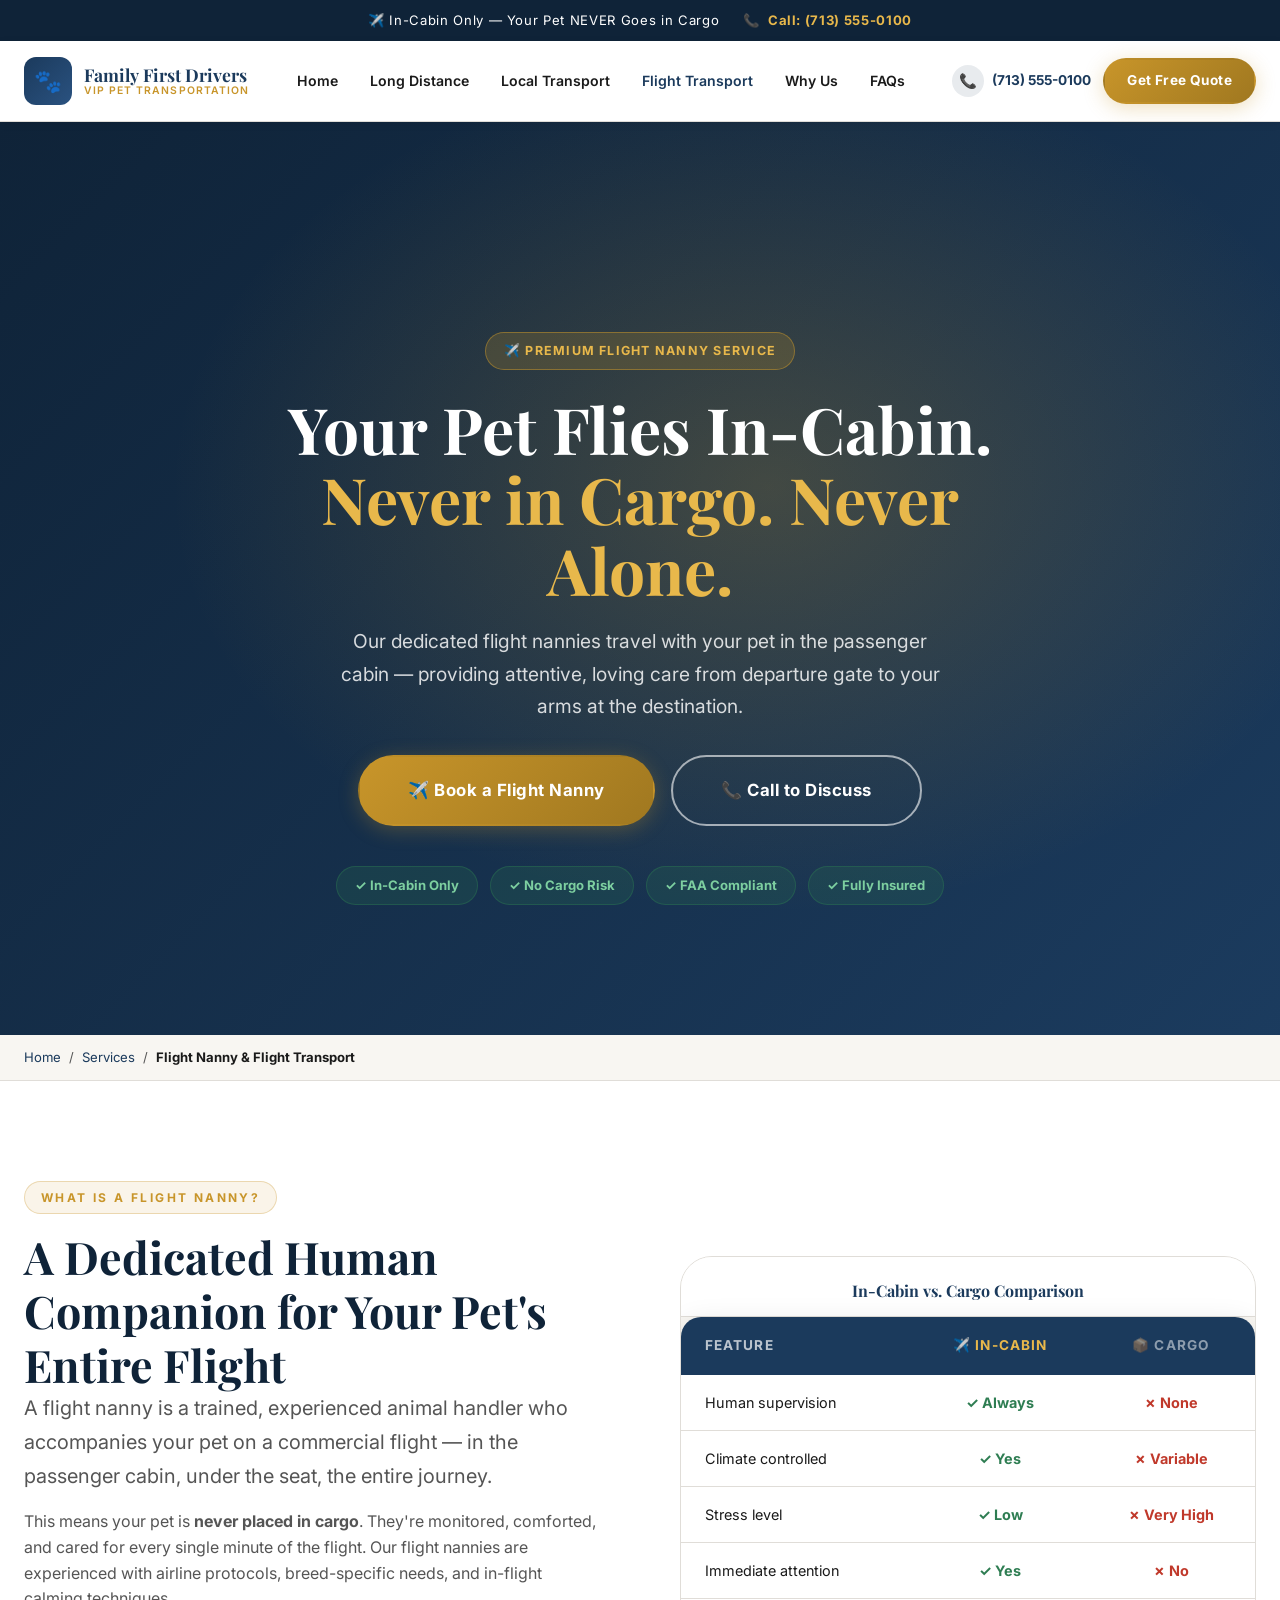
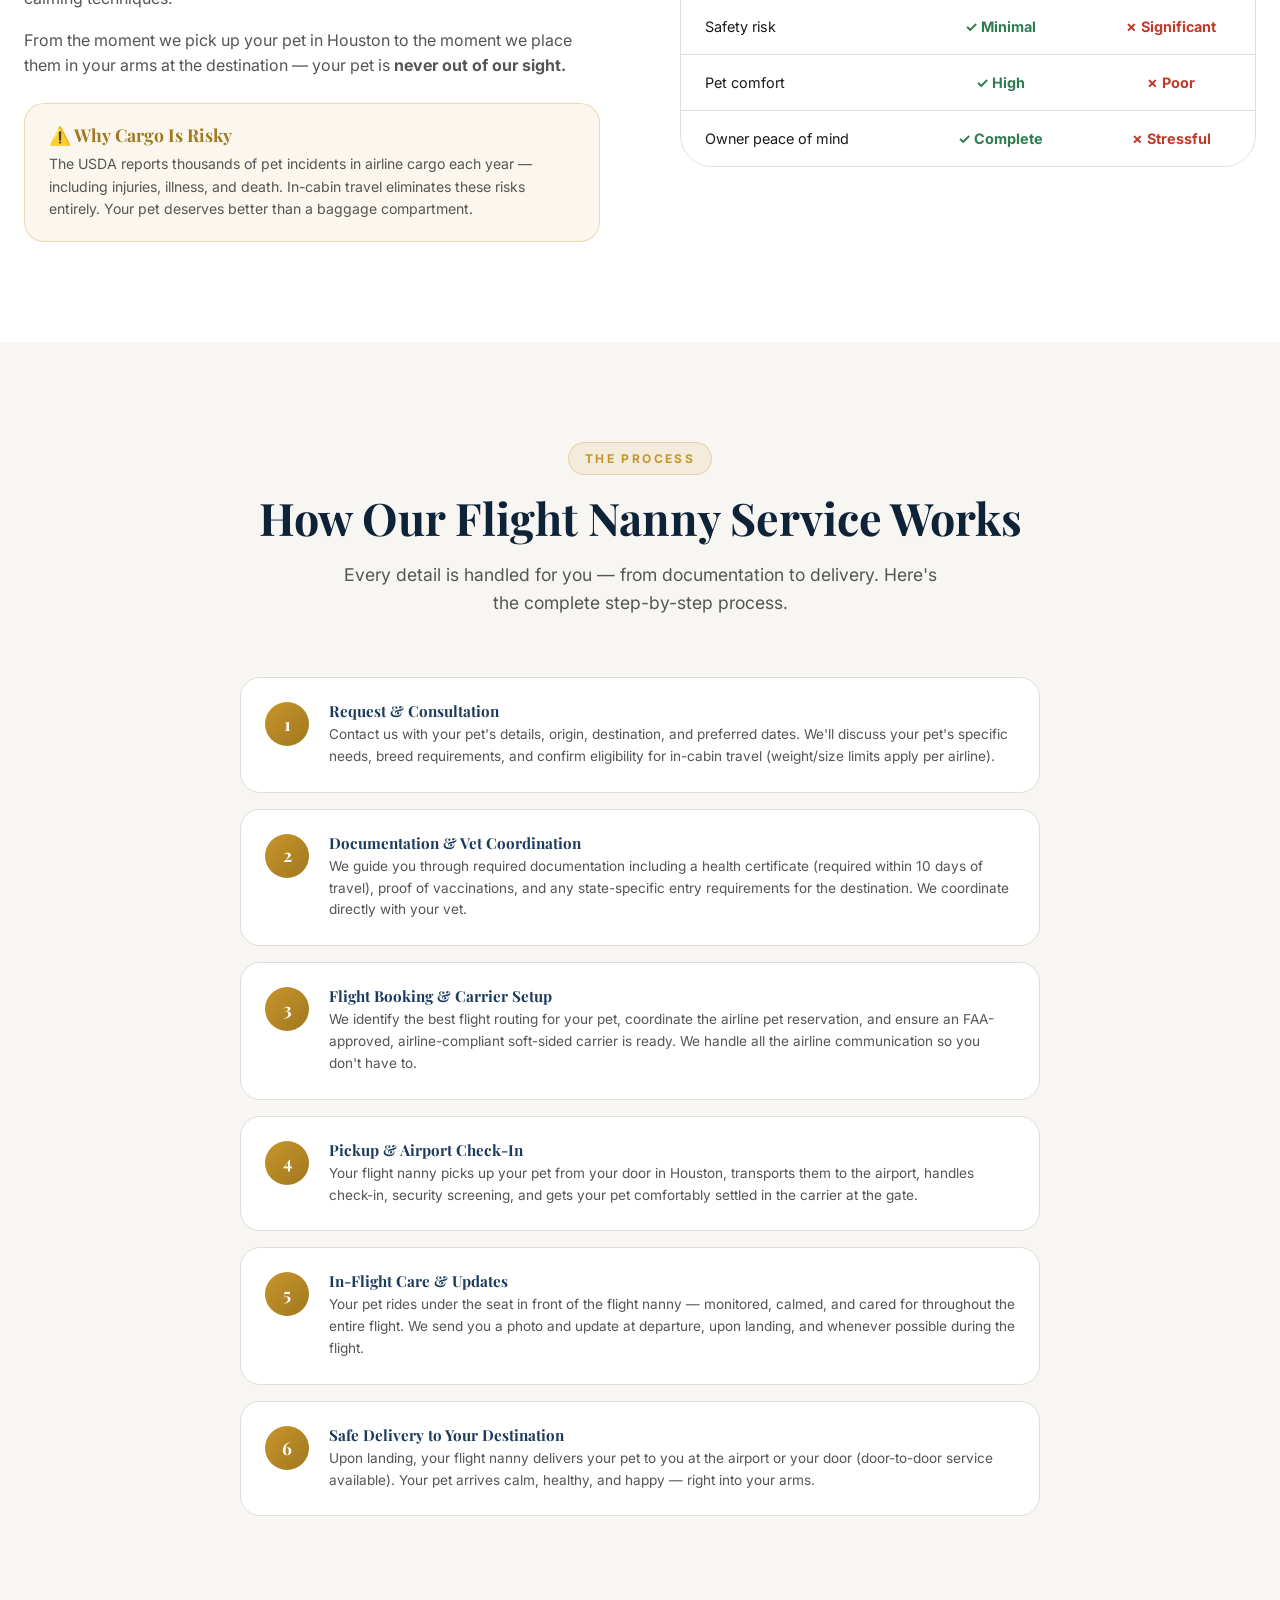
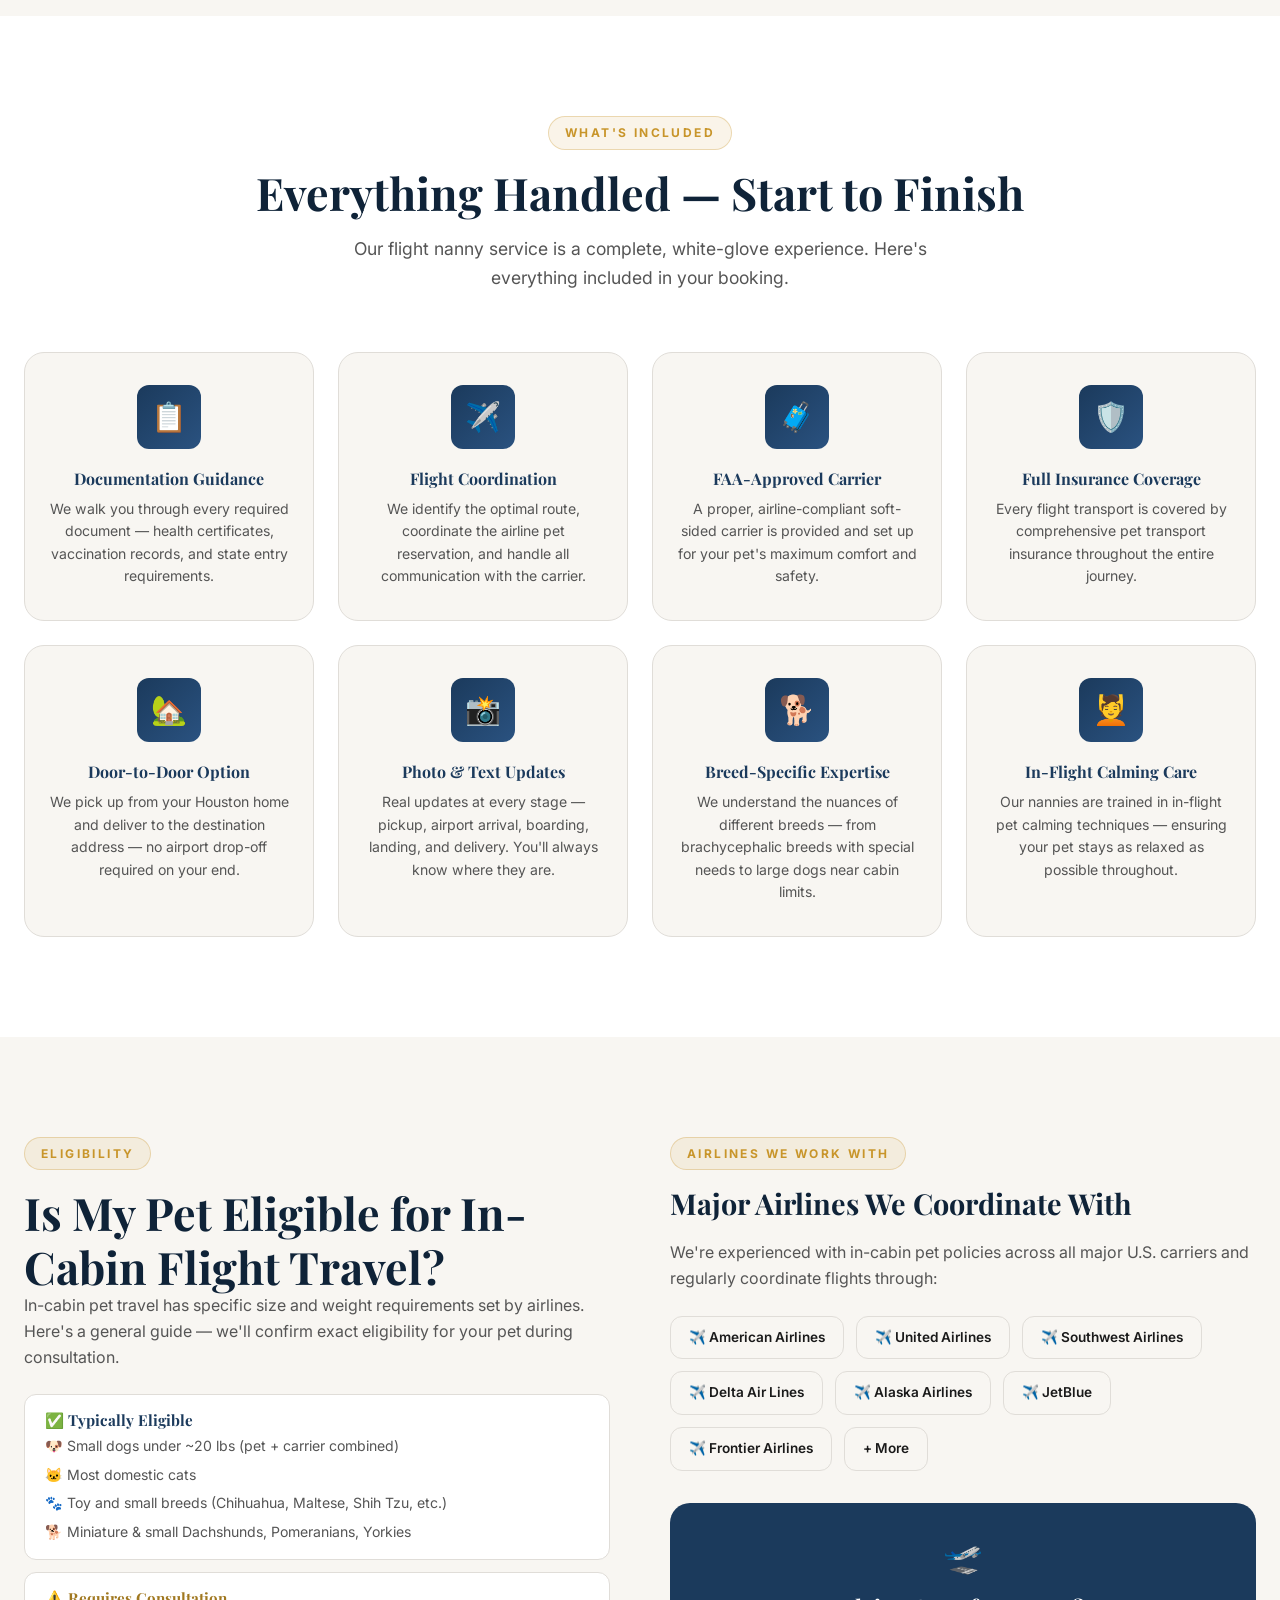
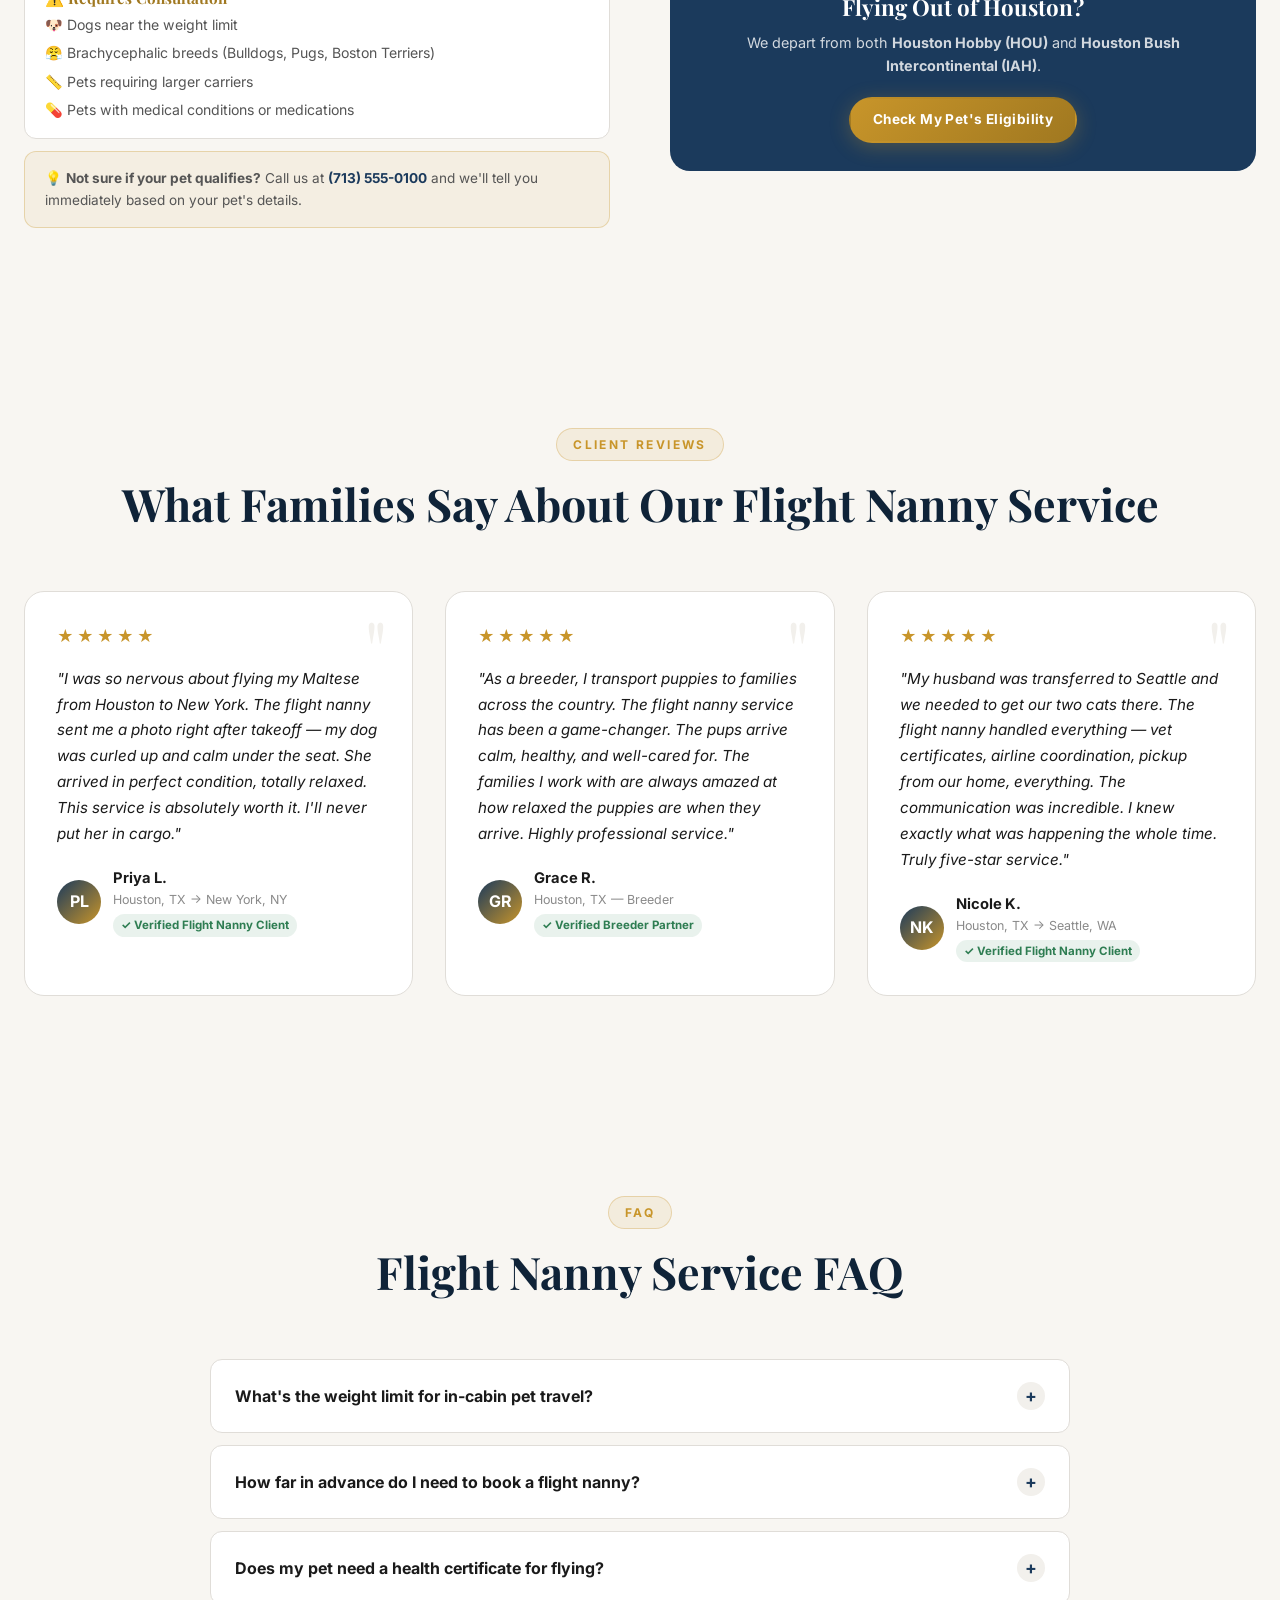
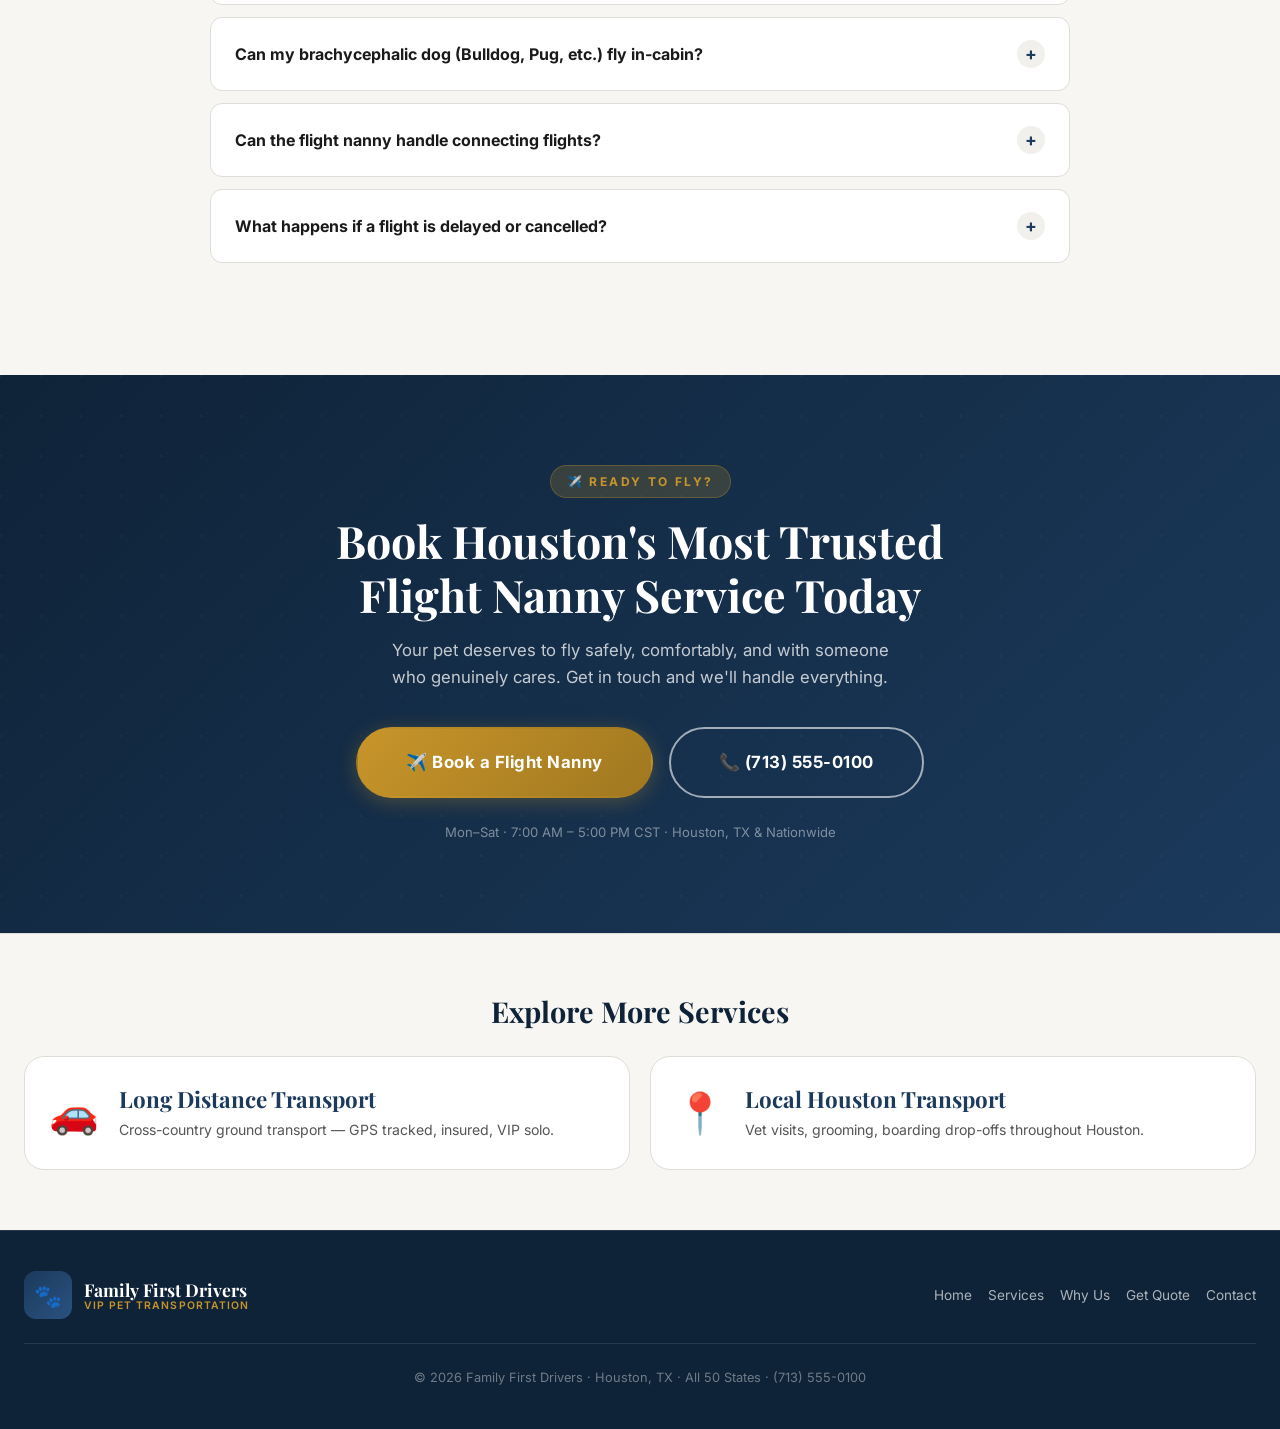
<file: pages/flight-transport.html>
<!DOCTYPE html>
<html lang="en">
<head>
  <meta charset="UTF-8" />
  <meta name="viewport" content="width=device-width, initial-scale=1.0" />
  <title>Flight Nanny Pet Transport Houston TX | In-Cabin Pet Travel | Family First Drivers</title>
  <meta name="description" content="Professional flight nanny &amp; in-cabin pet transport services from Houston, TX. Your pet flies with a dedicated handler — never in cargo. FAA-compliant, insured, door-to-door. Get a free quote." />
  <meta name="keywords" content="flight nanny Houston, flight nanny services Houston TX, in-cabin pet transport, pet air transport Houston, fly with pet Houston, pet flight nanny service" />
  <link rel="canonical" href="https://www.familyfirstdrivers.com/pages/flight-transport.html" />
  <link rel="preconnect" href="https://fonts.googleapis.com" />
  <link rel="preconnect" href="https://fonts.gstatic.com" crossorigin />
  <link href="https://fonts.googleapis.com/css2?family=Playfair+Display:wght@400;600;700;800&family=Inter:wght@400;500;600;700&display=swap" rel="stylesheet" />
  <link rel="stylesheet" href="../css/styles.css" />
  <link rel="icon" type="image/svg+xml" href="data:image/svg+xml,<svg xmlns='http://www.w3.org/2000/svg' viewBox='0 0 100 100'><text y='.9em' font-size='90'>🐾</text></svg>" />

  <style>
    .flight-step {
      display: flex;
      gap: 20px;
      align-items: flex-start;
      padding: 24px;
      background: var(--white);
      border: 1px solid var(--border);
      border-radius: var(--radius-lg);
      transition: var(--transition);
    }
    .flight-step:hover {
      border-color: var(--accent);
      box-shadow: var(--shadow-sm);
    }
    .flight-step-num {
      width: 44px;
      height: 44px;
      background: linear-gradient(135deg, var(--accent), var(--accent-dark));
      border-radius: 50%;
      display: flex;
      align-items: center;
      justify-content: center;
      font-family: var(--font-heading);
      font-weight: 700;
      color: var(--white);
      font-size: 1.1rem;
      flex-shrink: 0;
    }
    .flight-step-text h5 {
      color: var(--primary);
      margin-bottom: 4px;
      font-size: .95rem;
    }
    .flight-step-text p {
      font-size: .85rem;
      margin: 0;
    }
    .compare-table {
      width: 100%;
      border-collapse: collapse;
      border-radius: var(--radius-lg);
      overflow: hidden;
      box-shadow: var(--shadow-md);
    }
    .compare-table th {
      padding: 18px 24px;
      font-size: .85rem;
      font-weight: 700;
      text-transform: uppercase;
      letter-spacing: .08em;
    }
    .compare-table td {
      padding: 16px 24px;
      font-size: .9rem;
      border-bottom: 1px solid var(--border);
    }
    .compare-table tr:last-child td { border-bottom: none; }
    .compare-table .yes { color: var(--success); font-weight: 700; }
    .compare-table .no  { color: var(--error);   font-weight: 700; }
    .airline-badge {
      display: inline-flex;
      align-items: center;
      gap: 8px;
      background: var(--off-white);
      border: 1px solid var(--border);
      border-radius: var(--radius-md);
      padding: 10px 18px;
      font-size: .85rem;
      font-weight: 600;
      color: var(--text);
    }
  </style>

  <!-- LeadConnector Chat Widget -->
  <script src="https://widgets.leadconnectorhq.com/loader.js" data-resources-url="https://widgets.leadconnectorhq.com/chat-widget/loader.js" data-widget-id="6a347372967b47ab0ed5ed77" data-source="WEB_USER"></script>
</head>
<body>

<a href="#main-content" class="skip-link">Skip to main content</a>

<!-- Announcement Bar -->
<div class="announcement-bar">
  <div class="container">
    <div class="announcement-inner">
      <div class="announcement-item">✈️ In-Cabin Only — Your Pet NEVER Goes in Cargo</div>
      <div class="announcement-item">📞 <a href="tel:+17135550100">Call: (713) 555-0100</a></div>
    </div>
  </div>
</div>

<!-- Header -->
<header class="header" role="banner">
  <div class="container">
    <div class="header-inner">
      <a href="../index.html" class="logo" aria-label="Family First Drivers - Home">
        <div class="logo-icon" aria-hidden="true">🐾</div>
        <div class="logo-text">
          <span class="logo-name">Family First Drivers</span>
          <span class="logo-tagline">VIP Pet Transportation</span>
        </div>
      </a>
      <nav class="nav" aria-label="Main navigation">
        <a href="../index.html" class="nav-link">Home</a>
        <a href="long-distance-transport.html" class="nav-link">Long Distance</a>
        <a href="local-transport.html" class="nav-link">Local Transport</a>
        <a href="flight-transport.html" class="nav-link active" aria-current="page">Flight Transport</a>
        <a href="../index.html#why-us" class="nav-link">Why Us</a>
        <a href="../index.html#faq" class="nav-link">FAQs</a>
      </nav>
      <div class="header-actions">
        <a href="tel:+17135550100" class="header-phone" aria-label="Call us">
          <div class="phone-icon" aria-hidden="true">📞</div>
          <span>(713) 555-0100</span>
        </a>
        <a href="../index.html#quote" class="btn btn-primary btn-sm">Get Free Quote</a>
        <button class="menu-toggle" aria-label="Toggle menu" aria-expanded="false">
          <span></span><span></span><span></span>
        </button>
      </div>
    </div>
  </div>
</header>

<div class="mobile-nav-overlay"></div>
<nav class="mobile-nav" aria-label="Mobile navigation">
  <a href="../index.html" class="mobile-nav-link">🏠 Home</a>
  <a href="long-distance-transport.html" class="mobile-nav-link">🚗 Long Distance Transport</a>
  <a href="local-transport.html" class="mobile-nav-link">📍 Local Transport</a>
  <a href="flight-transport.html" class="mobile-nav-link">✈️ Flight Transport</a>
  <a href="../index.html#why-us" class="mobile-nav-link">⭐ Why Choose Us</a>
  <a href="../index.html#faq" class="mobile-nav-link">❓ FAQs</a>
  <div class="mobile-nav-cta">
    <a href="../index.html#quote" class="btn btn-primary">Get Your Free Quote</a>
    <a href="tel:+17135550100" class="btn btn-dark">📞 (713) 555-0100</a>
  </div>
</nav>

<main id="main-content">

  <!-- Page Hero -->
  <section class="hero" style="min-height:70vh;" aria-labelledby="flight-hero-heading">
    <div class="hero-bg">
      <div class="hero-bg-pattern"></div>
      <div class="hero-bg-gradient" style="background: radial-gradient(ellipse at 60% 40%, rgba(200,149,42,0.25) 0%, transparent 55%), linear-gradient(135deg, rgba(15,35,56,0.97) 0%, rgba(27,58,92,0.90) 100%);"></div>
    </div>
    <div class="hero-content">
      <div class="container">
        <div style="max-width:740px; text-align:center; margin:0 auto; padding:90px 0 50px;">
          <div class="hero-badge">✈️ Premium Flight Nanny Service</div>
          <h1 id="flight-hero-heading" style="color:var(--white); line-height:1.1;">
            Your Pet Flies In-Cabin.<br>
            <span style="color:var(--accent-light);">Never in Cargo. Never Alone.</span>
          </h1>
          <p class="subheadline" style="max-width:600px; margin:0 auto 32px;">
            Our dedicated flight nannies travel with your pet in the passenger cabin — providing attentive, loving care from departure gate to your arms at the destination.
          </p>
          <div class="hero-ctas" style="justify-content:center;">
            <a href="../index.html#quote" class="btn btn-primary btn-lg">✈️ Book a Flight Nanny</a>
            <a href="tel:+17135550100" class="btn btn-secondary btn-lg">📞 Call to Discuss</a>
          </div>
          <div style="display:flex; justify-content:center; gap:12px; flex-wrap:wrap; margin-top:28px;">
            <div style="display:inline-flex; align-items:center; gap:8px; background:rgba(46,125,82,0.2); border:1px solid rgba(46,125,82,0.4); border-radius:100px; padding:8px 18px; color:#7DCFA0; font-size:.82rem; font-weight:700;">✓ In-Cabin Only</div>
            <div style="display:inline-flex; align-items:center; gap:8px; background:rgba(46,125,82,0.2); border:1px solid rgba(46,125,82,0.4); border-radius:100px; padding:8px 18px; color:#7DCFA0; font-size:.82rem; font-weight:700;">✓ No Cargo Risk</div>
            <div style="display:inline-flex; align-items:center; gap:8px; background:rgba(46,125,82,0.2); border:1px solid rgba(46,125,82,0.4); border-radius:100px; padding:8px 18px; color:#7DCFA0; font-size:.82rem; font-weight:700;">✓ FAA Compliant</div>
            <div style="display:inline-flex; align-items:center; gap:8px; background:rgba(46,125,82,0.2); border:1px solid rgba(46,125,82,0.4); border-radius:100px; padding:8px 18px; color:#7DCFA0; font-size:.82rem; font-weight:700;">✓ Fully Insured</div>
          </div>
        </div>
      </div>
    </div>
  </section>

  <!-- Breadcrumb -->
  <nav aria-label="Breadcrumb" style="background:var(--off-white); padding:12px 0; border-bottom:1px solid var(--border);">
    <div class="container">
      <ol style="display:flex; gap:8px; font-size:.82rem; color:var(--text-light); list-style:none; flex-wrap:wrap;">
        <li><a href="../index.html" style="color:var(--primary);">Home</a></li>
        <li aria-hidden="true"> / </li>
        <li><a href="../index.html#services" style="color:var(--primary);">Services</a></li>
        <li aria-hidden="true"> / </li>
        <li aria-current="page" style="font-weight:700; color:var(--text);">Flight Nanny &amp; Flight Transport</li>
      </ol>
    </div>
  </nav>

  <!-- What is a Flight Nanny -->
  <section class="section" aria-labelledby="what-is-heading">
    <div class="container">
      <div class="grid-2" style="gap:80px; align-items:center;">
        <div class="fade-in-left">
          <div class="section-tag">What Is a Flight Nanny?</div>
          <h2 id="what-is-heading">A Dedicated Human Companion for Your Pet's Entire Flight</h2>
          <p class="lead">A flight nanny is a trained, experienced animal handler who accompanies your pet on a commercial flight — in the passenger cabin, under the seat, the entire journey.</p>
          <p>This means your pet is <strong>never placed in cargo</strong>. They're monitored, comforted, and cared for every single minute of the flight. Our flight nannies are experienced with airline protocols, breed-specific needs, and in-flight calming techniques.</p>
          <p>From the moment we pick up your pet in Houston to the moment we place them in your arms at the destination — your pet is <strong>never out of our sight.</strong></p>

          <div style="background:rgba(200,149,42,0.08); border:1px solid rgba(200,149,42,0.3); border-radius:var(--radius-lg); padding:20px 24px; margin-top:24px;">
            <h5 style="color:var(--accent-dark); margin-bottom:8px;">⚠️ Why Cargo Is Risky</h5>
            <p style="font-size:.88rem; margin:0; color:var(--text-light);">The USDA reports thousands of pet incidents in airline cargo each year — including injuries, illness, and death. In-cabin travel eliminates these risks entirely. Your pet deserves better than a baggage compartment.</p>
          </div>
        </div>

        <div class="fade-in-right">
          <div style="background:var(--off-white); border:1px solid var(--border); border-radius:var(--radius-xl); overflow:hidden;">
            <!-- Compare Table -->
            <div style="padding:24px 24px 16px; background:var(--white); border-bottom:1px solid var(--border);">
              <h4 style="color:var(--primary); font-size:1rem; text-align:center;">In-Cabin vs. Cargo Comparison</h4>
            </div>
            <table class="compare-table" role="table" aria-label="In-cabin vs cargo comparison">
              <thead>
                <tr style="background:var(--primary);">
                  <th style="color:rgba(255,255,255,.7); text-align:left;">Feature</th>
                  <th style="color:var(--accent-light); text-align:center;">✈️ In-Cabin</th>
                  <th style="color:rgba(255,255,255,.5); text-align:center;">📦 Cargo</th>
                </tr>
              </thead>
              <tbody style="background:var(--white);">
                <tr><td>Human supervision</td><td class="yes" style="text-align:center;">✓ Always</td><td class="no" style="text-align:center;">✗ None</td></tr>
                <tr><td>Climate controlled</td><td class="yes" style="text-align:center;">✓ Yes</td><td class="no" style="text-align:center;">✗ Variable</td></tr>
                <tr><td>Stress level</td><td class="yes" style="text-align:center;">✓ Low</td><td class="no" style="text-align:center;">✗ Very High</td></tr>
                <tr><td>Immediate attention</td><td class="yes" style="text-align:center;">✓ Yes</td><td class="no" style="text-align:center;">✗ No</td></tr>
                <tr><td>Safety risk</td><td class="yes" style="text-align:center;">✓ Minimal</td><td class="no" style="text-align:center;">✗ Significant</td></tr>
                <tr><td>Pet comfort</td><td class="yes" style="text-align:center;">✓ High</td><td class="no" style="text-align:center;">✗ Poor</td></tr>
                <tr><td>Owner peace of mind</td><td class="yes" style="text-align:center;">✓ Complete</td><td class="no" style="text-align:center;">✗ Stressful</td></tr>
              </tbody>
            </table>
          </div>
        </div>
      </div>
    </div>
  </section>

  <!-- How the Process Works -->
  <section class="section" style="background:var(--off-white);" aria-labelledby="flight-process-heading">
    <div class="container">
      <div class="section-header fade-in">
        <div class="section-tag">The Process</div>
        <h2 id="flight-process-heading">How Our Flight Nanny Service Works</h2>
        <p>Every detail is handled for you — from documentation to delivery. Here's the complete step-by-step process.</p>
      </div>
      <div style="display:flex; flex-direction:column; gap:16px; max-width:800px; margin:0 auto;">
        <div class="flight-step fade-in delay-1">
          <div class="flight-step-num" aria-hidden="true">1</div>
          <div class="flight-step-text">
            <h5>Request &amp; Consultation</h5>
            <p>Contact us with your pet's details, origin, destination, and preferred dates. We'll discuss your pet's specific needs, breed requirements, and confirm eligibility for in-cabin travel (weight/size limits apply per airline).</p>
          </div>
        </div>
        <div class="flight-step fade-in delay-2">
          <div class="flight-step-num" aria-hidden="true">2</div>
          <div class="flight-step-text">
            <h5>Documentation &amp; Vet Coordination</h5>
            <p>We guide you through required documentation including a health certificate (required within 10 days of travel), proof of vaccinations, and any state-specific entry requirements for the destination. We coordinate directly with your vet.</p>
          </div>
        </div>
        <div class="flight-step fade-in delay-3">
          <div class="flight-step-num" aria-hidden="true">3</div>
          <div class="flight-step-text">
            <h5>Flight Booking &amp; Carrier Setup</h5>
            <p>We identify the best flight routing for your pet, coordinate the airline pet reservation, and ensure an FAA-approved, airline-compliant soft-sided carrier is ready. We handle all the airline communication so you don't have to.</p>
          </div>
        </div>
        <div class="flight-step fade-in delay-4">
          <div class="flight-step-num" aria-hidden="true">4</div>
          <div class="flight-step-text">
            <h5>Pickup &amp; Airport Check-In</h5>
            <p>Your flight nanny picks up your pet from your door in Houston, transports them to the airport, handles check-in, security screening, and gets your pet comfortably settled in the carrier at the gate.</p>
          </div>
        </div>
        <div class="flight-step fade-in delay-5">
          <div class="flight-step-num" aria-hidden="true">5</div>
          <div class="flight-step-text">
            <h5>In-Flight Care &amp; Updates</h5>
            <p>Your pet rides under the seat in front of the flight nanny — monitored, calmed, and cared for throughout the entire flight. We send you a photo and update at departure, upon landing, and whenever possible during the flight.</p>
          </div>
        </div>
        <div class="flight-step fade-in" style="transition-delay:.6s;">
          <div class="flight-step-num" aria-hidden="true">6</div>
          <div class="flight-step-text">
            <h5>Safe Delivery to Your Destination</h5>
            <p>Upon landing, your flight nanny delivers your pet to you at the airport or your door (door-to-door service available). Your pet arrives calm, healthy, and happy — right into your arms.</p>
          </div>
        </div>
      </div>
    </div>
  </section>

  <!-- What's Included -->
  <section class="section" aria-labelledby="included-heading">
    <div class="container">
      <div class="section-header fade-in">
        <div class="section-tag">What's Included</div>
        <h2 id="included-heading">Everything Handled — Start to Finish</h2>
        <p>Our flight nanny service is a complete, white-glove experience. Here's everything included in your booking.</p>
      </div>
      <div class="why-grid">
        <div class="why-card fade-in delay-1">
          <div class="why-icon" aria-hidden="true">📋</div>
          <h4>Documentation Guidance</h4>
          <p>We walk you through every required document — health certificates, vaccination records, and state entry requirements.</p>
        </div>
        <div class="why-card fade-in delay-2">
          <div class="why-icon" aria-hidden="true">✈️</div>
          <h4>Flight Coordination</h4>
          <p>We identify the optimal route, coordinate the airline pet reservation, and handle all communication with the carrier.</p>
        </div>
        <div class="why-card fade-in delay-3">
          <div class="why-icon" aria-hidden="true">🧳</div>
          <h4>FAA-Approved Carrier</h4>
          <p>A proper, airline-compliant soft-sided carrier is provided and set up for your pet's maximum comfort and safety.</p>
        </div>
        <div class="why-card fade-in delay-4">
          <div class="why-icon" aria-hidden="true">🛡️</div>
          <h4>Full Insurance Coverage</h4>
          <p>Every flight transport is covered by comprehensive pet transport insurance throughout the entire journey.</p>
        </div>
        <div class="why-card fade-in delay-1">
          <div class="why-icon" aria-hidden="true">🏡</div>
          <h4>Door-to-Door Option</h4>
          <p>We pick up from your Houston home and deliver to the destination address — no airport drop-off required on your end.</p>
        </div>
        <div class="why-card fade-in delay-2">
          <div class="why-icon" aria-hidden="true">📸</div>
          <h4>Photo &amp; Text Updates</h4>
          <p>Real updates at every stage — pickup, airport arrival, boarding, landing, and delivery. You'll always know where they are.</p>
        </div>
        <div class="why-card fade-in delay-3">
          <div class="why-icon" aria-hidden="true">🐕</div>
          <h4>Breed-Specific Expertise</h4>
          <p>We understand the nuances of different breeds — from brachycephalic breeds with special needs to large dogs near cabin limits.</p>
        </div>
        <div class="why-card fade-in delay-4">
          <div class="why-icon" aria-hidden="true">💆</div>
          <h4>In-Flight Calming Care</h4>
          <p>Our nannies are trained in in-flight pet calming techniques — ensuring your pet stays as relaxed as possible throughout.</p>
        </div>
      </div>
    </div>
  </section>

  <!-- Eligibility -->
  <section class="section" style="background:var(--off-white);" aria-labelledby="eligibility-heading">
    <div class="container">
      <div class="grid-2" style="gap:60px; align-items:start;">
        <div class="fade-in-left">
          <div class="section-tag">Eligibility</div>
          <h2 id="eligibility-heading">Is My Pet Eligible for In-Cabin Flight Travel?</h2>
          <p>In-cabin pet travel has specific size and weight requirements set by airlines. Here's a general guide — we'll confirm exact eligibility for your pet during consultation.</p>

          <div style="display:flex; flex-direction:column; gap:12px; margin-top:24px;">
            <div style="background:var(--white); border:1px solid var(--border); border-radius:var(--radius-md); padding:16px 20px;">
              <h5 style="color:var(--primary); margin-bottom:6px; font-size:.95rem;">✅ Typically Eligible</h5>
              <ul style="list-style:none; display:flex; flex-direction:column; gap:6px; font-size:.88rem; color:var(--text-light);">
                <li>🐶 Small dogs under ~20 lbs (pet + carrier combined)</li>
                <li>🐱 Most domestic cats</li>
                <li>🐾 Toy and small breeds (Chihuahua, Maltese, Shih Tzu, etc.)</li>
                <li>🐕 Miniature &amp; small Dachshunds, Pomeranians, Yorkies</li>
              </ul>
            </div>
            <div style="background:var(--white); border:1px solid var(--border); border-radius:var(--radius-md); padding:16px 20px;">
              <h5 style="color:var(--accent-dark); margin-bottom:6px; font-size:.95rem;">⚠️ Requires Consultation</h5>
              <ul style="list-style:none; display:flex; flex-direction:column; gap:6px; font-size:.88rem; color:var(--text-light);">
                <li>🐶 Dogs near the weight limit</li>
                <li>😤 Brachycephalic breeds (Bulldogs, Pugs, Boston Terriers)</li>
                <li>📏 Pets requiring larger carriers</li>
                <li>💊 Pets with medical conditions or medications</li>
              </ul>
            </div>
            <div style="background:rgba(200,149,42,0.08); border:1px solid rgba(200,149,42,0.3); border-radius:var(--radius-md); padding:16px 20px;">
              <p style="font-size:.85rem; margin:0; color:var(--text-light);">💡 <strong>Not sure if your pet qualifies?</strong> Call us at <a href="tel:+17135550100" style="color:var(--primary); font-weight:700;">(713) 555-0100</a> and we'll tell you immediately based on your pet's details.</p>
            </div>
          </div>
        </div>

        <div class="fade-in-right">
          <div class="section-tag">Airlines We Work With</div>
          <h3 style="margin-bottom:20px;">Major Airlines We Coordinate With</h3>
          <p style="margin-bottom:24px;">We're experienced with in-cabin pet policies across all major U.S. carriers and regularly coordinate flights through:</p>
          <div style="display:flex; flex-wrap:wrap; gap:12px; margin-bottom:32px;">
            <div class="airline-badge">✈️ American Airlines</div>
            <div class="airline-badge">✈️ United Airlines</div>
            <div class="airline-badge">✈️ Southwest Airlines</div>
            <div class="airline-badge">✈️ Delta Air Lines</div>
            <div class="airline-badge">✈️ Alaska Airlines</div>
            <div class="airline-badge">✈️ JetBlue</div>
            <div class="airline-badge">✈️ Frontier Airlines</div>
            <div class="airline-badge">+ More</div>
          </div>
          <div style="background:var(--primary); border-radius:var(--radius-lg); padding:28px; color:var(--white); text-align:center;">
            <div style="font-size:2rem; margin-bottom:12px;" aria-hidden="true">🛫</div>
            <h4 style="color:var(--white); margin-bottom:10px;">Flying Out of Houston?</h4>
            <p style="color:rgba(255,255,255,.8); font-size:.9rem; margin-bottom:20px;">We depart from both <strong>Houston Hobby (HOU)</strong> and <strong>Houston Bush Intercontinental (IAH)</strong>.</p>
            <a href="../index.html#quote" class="btn btn-primary btn-sm">Check My Pet's Eligibility</a>
          </div>
        </div>
      </div>
    </div>
  </section>

  <!-- Testimonials -->
  <section class="section testimonials-section" aria-labelledby="flight-reviews-heading">
    <div class="container">
      <div class="section-header fade-in">
        <div class="section-tag">Client Reviews</div>
        <h2 id="flight-reviews-heading">What Families Say About Our Flight Nanny Service</h2>
      </div>
      <div class="grid-3">
        <article class="testimonial-card fade-in delay-1">
          <div class="star-rating" aria-label="5 out of 5 stars">
            <span class="star">★</span><span class="star">★</span><span class="star">★</span><span class="star">★</span><span class="star">★</span>
          </div>
          <p class="testimonial-text">"I was so nervous about flying my Maltese from Houston to New York. The flight nanny sent me a photo right after takeoff — my dog was curled up and calm under the seat. She arrived in perfect condition, totally relaxed. This service is absolutely worth it. I'll never put her in cargo."</p>
          <div class="testimonial-author">
            <div class="author-avatar" aria-hidden="true">PL</div>
            <div class="author-info">
              <div class="name">Priya L.</div>
              <div class="location">Houston, TX → New York, NY</div>
              <div class="verified-badge">✓ Verified Flight Nanny Client</div>
            </div>
          </div>
        </article>
        <article class="testimonial-card fade-in delay-2">
          <div class="star-rating" aria-label="5 out of 5 stars">
            <span class="star">★</span><span class="star">★</span><span class="star">★</span><span class="star">★</span><span class="star">★</span>
          </div>
          <p class="testimonial-text">"As a breeder, I transport puppies to families across the country. The flight nanny service has been a game-changer. The pups arrive calm, healthy, and well-cared for. The families I work with are always amazed at how relaxed the puppies are when they arrive. Highly professional service."</p>
          <div class="testimonial-author">
            <div class="author-avatar" aria-hidden="true">GR</div>
            <div class="author-info">
              <div class="name">Grace R.</div>
              <div class="location">Houston, TX — Breeder</div>
              <div class="verified-badge">✓ Verified Breeder Partner</div>
            </div>
          </div>
        </article>
        <article class="testimonial-card fade-in delay-3">
          <div class="star-rating" aria-label="5 out of 5 stars">
            <span class="star">★</span><span class="star">★</span><span class="star">★</span><span class="star">★</span><span class="star">★</span>
          </div>
          <p class="testimonial-text">"My husband was transferred to Seattle and we needed to get our two cats there. The flight nanny handled everything — vet certificates, airline coordination, pickup from our home, everything. The communication was incredible. I knew exactly what was happening the whole time. Truly five-star service."</p>
          <div class="testimonial-author">
            <div class="author-avatar" aria-hidden="true">NK</div>
            <div class="author-info">
              <div class="name">Nicole K.</div>
              <div class="location">Houston, TX → Seattle, WA</div>
              <div class="verified-badge">✓ Verified Flight Nanny Client</div>
            </div>
          </div>
        </article>
      </div>
    </div>
  </section>

  <!-- FAQ -->
  <section class="section faq-section" aria-labelledby="flight-faq-heading">
    <div class="container">
      <div class="section-header fade-in">
        <div class="section-tag">FAQ</div>
        <h2 id="flight-faq-heading">Flight Nanny Service FAQ</h2>
      </div>
      <div class="faq-list">
        <div class="faq-item">
          <button class="faq-question" aria-expanded="false">
            What's the weight limit for in-cabin pet travel?
            <span class="faq-icon" aria-hidden="true">+</span>
          </button>
          <div class="faq-answer">
            <p>Most airlines allow pets in-cabin if the combined weight of the pet and carrier is under 20 lbs, and the carrier fits under the seat (typically 18"x11"x11"). Requirements vary slightly by airline. We'll confirm your pet's eligibility based on their weight and breed during your consultation.</p>
          </div>
        </div>
        <div class="faq-item">
          <button class="faq-question" aria-expanded="false">
            How far in advance do I need to book a flight nanny?
            <span class="faq-icon" aria-hidden="true">+</span>
          </button>
          <div class="faq-answer">
            <p>We recommend booking at least 2–3 weeks in advance. This gives us time to secure the airline pet reservation (airlines have limited in-cabin pet slots per flight), coordinate documentation, and schedule your vet appointment for the required health certificate. For urgent needs, call us directly — we'll do our best.</p>
          </div>
        </div>
        <div class="faq-item">
          <button class="faq-question" aria-expanded="false">
            Does my pet need a health certificate for flying?
            <span class="faq-icon" aria-hidden="true">+</span>
          </button>
          <div class="faq-answer">
            <p>Yes. A USDA-accredited veterinarian must issue a health certificate within 10 days of travel for domestic flights. For international travel, additional documentation is required. We guide you through the exact requirements for your specific route and help coordinate with your vet to make the process seamless.</p>
          </div>
        </div>
        <div class="faq-item">
          <button class="faq-question" aria-expanded="false">
            Can my brachycephalic dog (Bulldog, Pug, etc.) fly in-cabin?
            <span class="faq-icon" aria-hidden="true">+</span>
          </button>
          <div class="faq-answer">
            <p>Many airlines have restrictions on brachycephalic (flat-faced) breeds due to breathing concerns. Some airlines have banned them entirely from cargo but allow them in-cabin with restrictions. This varies significantly by airline and specific breed. Please contact us to discuss your pet's breed so we can identify the safest, most suitable travel option.</p>
          </div>
        </div>
        <div class="faq-item">
          <button class="faq-question" aria-expanded="false">
            Can the flight nanny handle connecting flights?
            <span class="faq-icon" aria-hidden="true">+</span>
          </button>
          <div class="faq-answer">
            <p>Yes! Our flight nannies handle connecting flights and layovers. We factor layover time into our planning to ensure adequate rest time for your pet and choose routes with comfortable connection times. We'll always keep you updated during layovers and any schedule changes.</p>
          </div>
        </div>
        <div class="faq-item">
          <button class="faq-question" aria-expanded="false">
            What happens if a flight is delayed or cancelled?
            <span class="faq-icon" aria-hidden="true">+</span>
          </button>
          <div class="faq-answer">
            <p>Our flight nanny stays with your pet through any delays, cancellations, or rebookings. We handle all airline communication and rebooking on your behalf, and keep you updated throughout. Your pet's safety and comfort always come first — we never leave them unattended, no matter what happens with the flight schedule.</p>
          </div>
        </div>
      </div>
    </div>
  </section>

  <!-- Final CTA -->
  <section class="section how-section" style="padding:90px 0;" aria-labelledby="flight-cta-heading">
    <div class="container" style="text-align:center; position:relative; z-index:1;">
      <div class="section-tag fade-in">✈️ Ready to Fly?</div>
      <h2 id="flight-cta-heading" style="color:var(--white); max-width:640px; margin:0 auto 16px;" class="fade-in">
        Book Houston's Most Trusted Flight Nanny Service Today
      </h2>
      <p style="color:rgba(255,255,255,.75); max-width:520px; margin:0 auto 36px; font-size:1.05rem;" class="fade-in">
        Your pet deserves to fly safely, comfortably, and with someone who genuinely cares. Get in touch and we'll handle everything.
      </p>
      <div style="display:flex; gap:16px; justify-content:center; flex-wrap:wrap;" class="fade-in">
        <a href="../index.html#quote" class="btn btn-primary btn-lg">✈️ Book a Flight Nanny</a>
        <a href="tel:+17135550100" class="btn btn-secondary btn-lg">📞 (713) 555-0100</a>
      </div>
      <p style="color:rgba(255,255,255,.45); margin-top:24px; font-size:.82rem;" class="fade-in">Mon–Sat · 7:00 AM – 5:00 PM CST · Houston, TX &amp; Nationwide</p>
    </div>
  </section>

  <!-- Internal Links -->
  <section class="section-sm" style="background:var(--off-white); border-top:1px solid var(--border);">
    <div class="container">
      <div class="section-header" style="margin-bottom:28px;"><h3>Explore More Services</h3></div>
      <div class="grid-2" style="gap:20px;">
        <a href="long-distance-transport.html" style="display:flex;gap:20px;align-items:center;background:var(--white);border:1px solid var(--border);border-radius:var(--radius-lg);padding:24px;text-decoration:none;transition:var(--transition);" onmouseover="this.style.borderColor='var(--accent)'" onmouseout="this.style.borderColor='var(--border)'">
          <div style="font-size:2.5rem;" aria-hidden="true">🚗</div>
          <div><h4 style="color:var(--primary);margin-bottom:6px;">Long Distance Transport</h4><p style="font-size:.88rem;margin:0;">Cross-country ground transport — GPS tracked, insured, VIP solo.</p></div>
        </a>
        <a href="local-transport.html" style="display:flex;gap:20px;align-items:center;background:var(--white);border:1px solid var(--border);border-radius:var(--radius-lg);padding:24px;text-decoration:none;transition:var(--transition);" onmouseover="this.style.borderColor='var(--accent)'" onmouseout="this.style.borderColor='var(--border)'">
          <div style="font-size:2.5rem;" aria-hidden="true">📍</div>
          <div><h4 style="color:var(--primary);margin-bottom:6px;">Local Houston Transport</h4><p style="font-size:.88rem;margin:0;">Vet visits, grooming, boarding drop-offs throughout Houston.</p></div>
        </a>
      </div>
    </div>
  </section>

</main>

<!-- Footer -->
<footer class="footer" role="contentinfo" style="padding:40px 0;">
  <div class="container">
    <div style="display:flex;justify-content:space-between;align-items:center;flex-wrap:wrap;gap:20px;border-bottom:1px solid rgba(255,255,255,.1);padding-bottom:24px;margin-bottom:24px;">
      <a href="../index.html" class="logo" aria-label="Family First Drivers - Home">
        <div class="logo-icon" aria-hidden="true">🐾</div>
        <div class="logo-text">
          <span class="logo-name" style="color:var(--white);">Family First Drivers</span>
          <span class="logo-tagline">VIP Pet Transportation</span>
        </div>
      </a>
      <div style="display:flex;gap:16px;flex-wrap:wrap;">
        <a href="../index.html" style="color:rgba(255,255,255,.65);font-size:.85rem;">Home</a>
        <a href="../index.html#services" style="color:rgba(255,255,255,.65);font-size:.85rem;">Services</a>
        <a href="../index.html#why-us" style="color:rgba(255,255,255,.65);font-size:.85rem;">Why Us</a>
        <a href="../index.html#quote" style="color:rgba(255,255,255,.65);font-size:.85rem;">Get Quote</a>
        <a href="../index.html#contact" style="color:rgba(255,255,255,.65);font-size:.85rem;">Contact</a>
      </div>
    </div>
    <p style="color:rgba(255,255,255,.4);font-size:.8rem;text-align:center;">© 2026 Family First Drivers · Houston, TX · All 50 States · (713) 555-0100</p>
  </div>
</footer>

<div class="sticky-mobile-bar">
  <a href="tel:+17135550100" class="sticky-btn-call">📞 Call Now</a>
  <a href="../index.html#quote" class="sticky-btn-quote">✈️ Book Flight Nanny</a>
</div>

<script src="../js/main.js"></script>

  <!-- LeadConnector A2P Compliance Widget -->
  <script src="https://widgets.leadconnectorhq.com/loader.js" data-resources-url="https://widgets.leadconnectorhq.com/chat-widget/loader.js" data-widget-id="6a3459ad81870ee2fd6b50ac"></script>
</body>
</html>
</file>
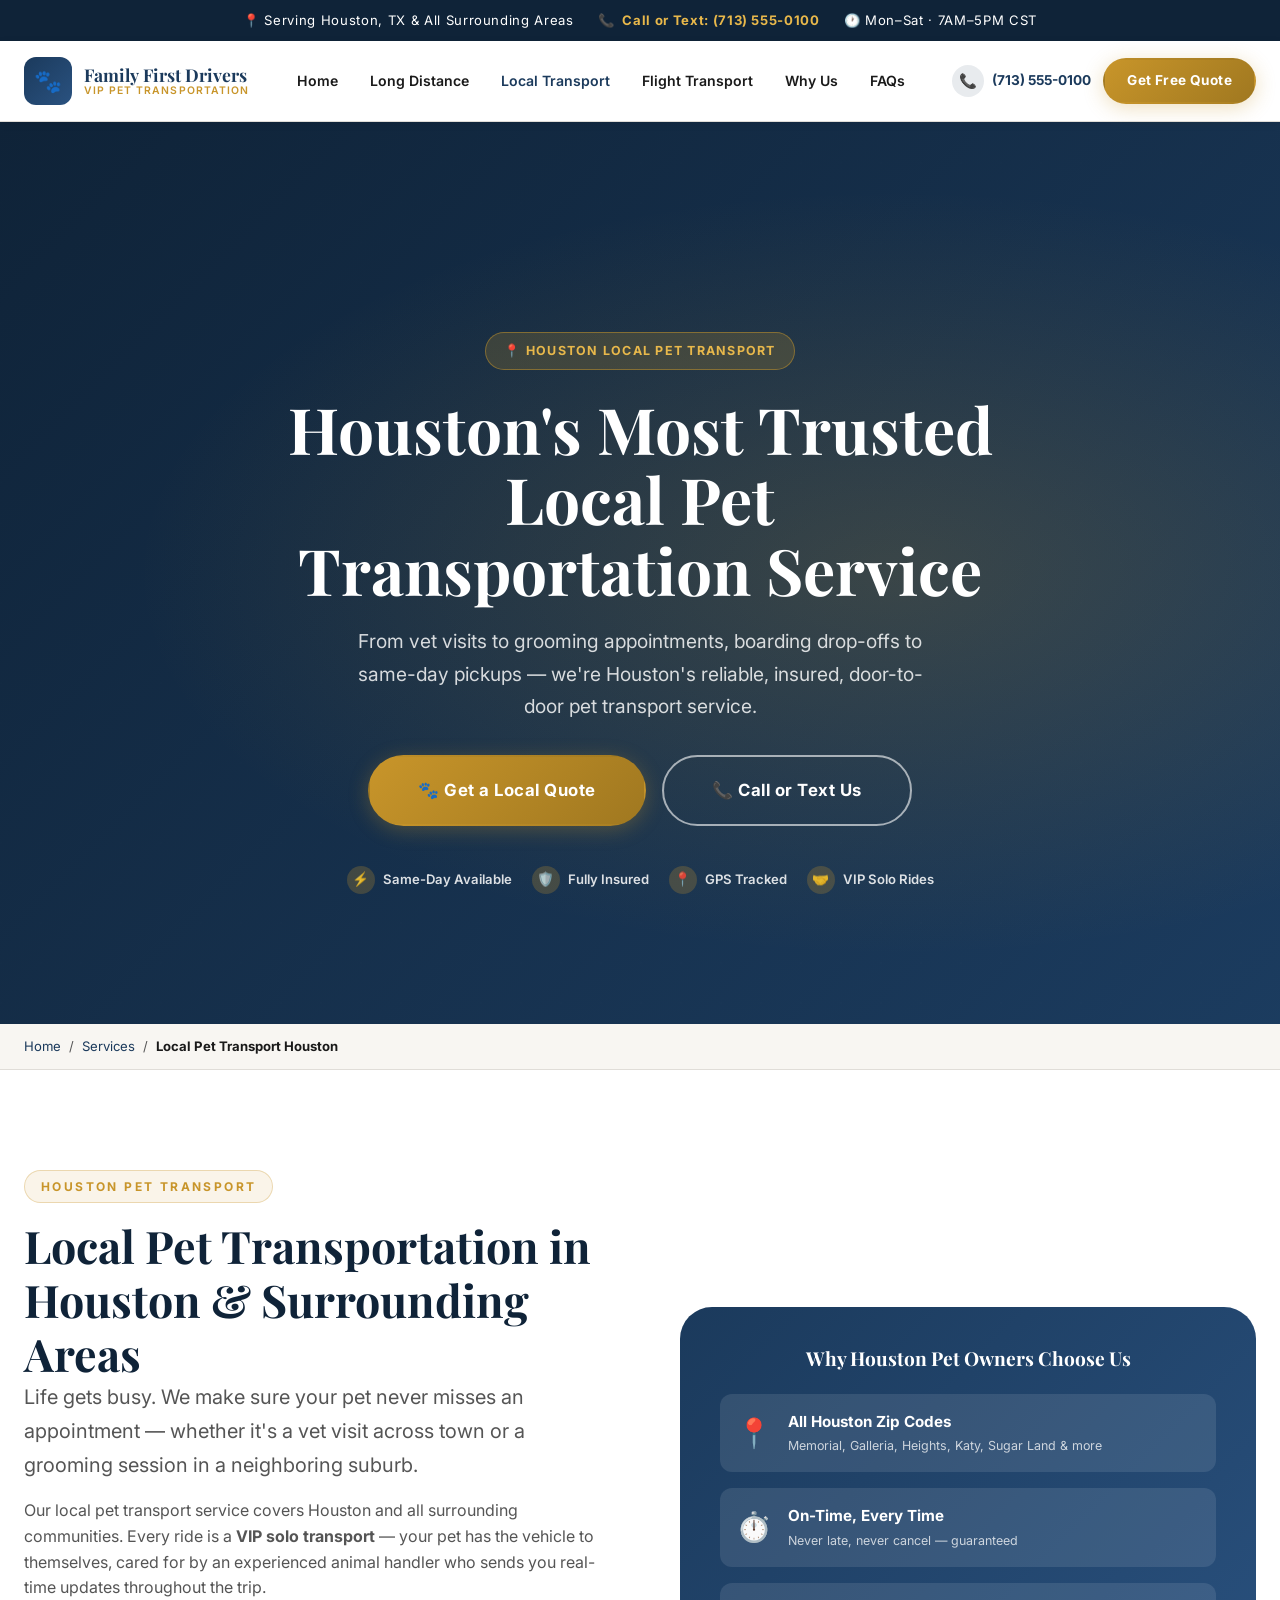
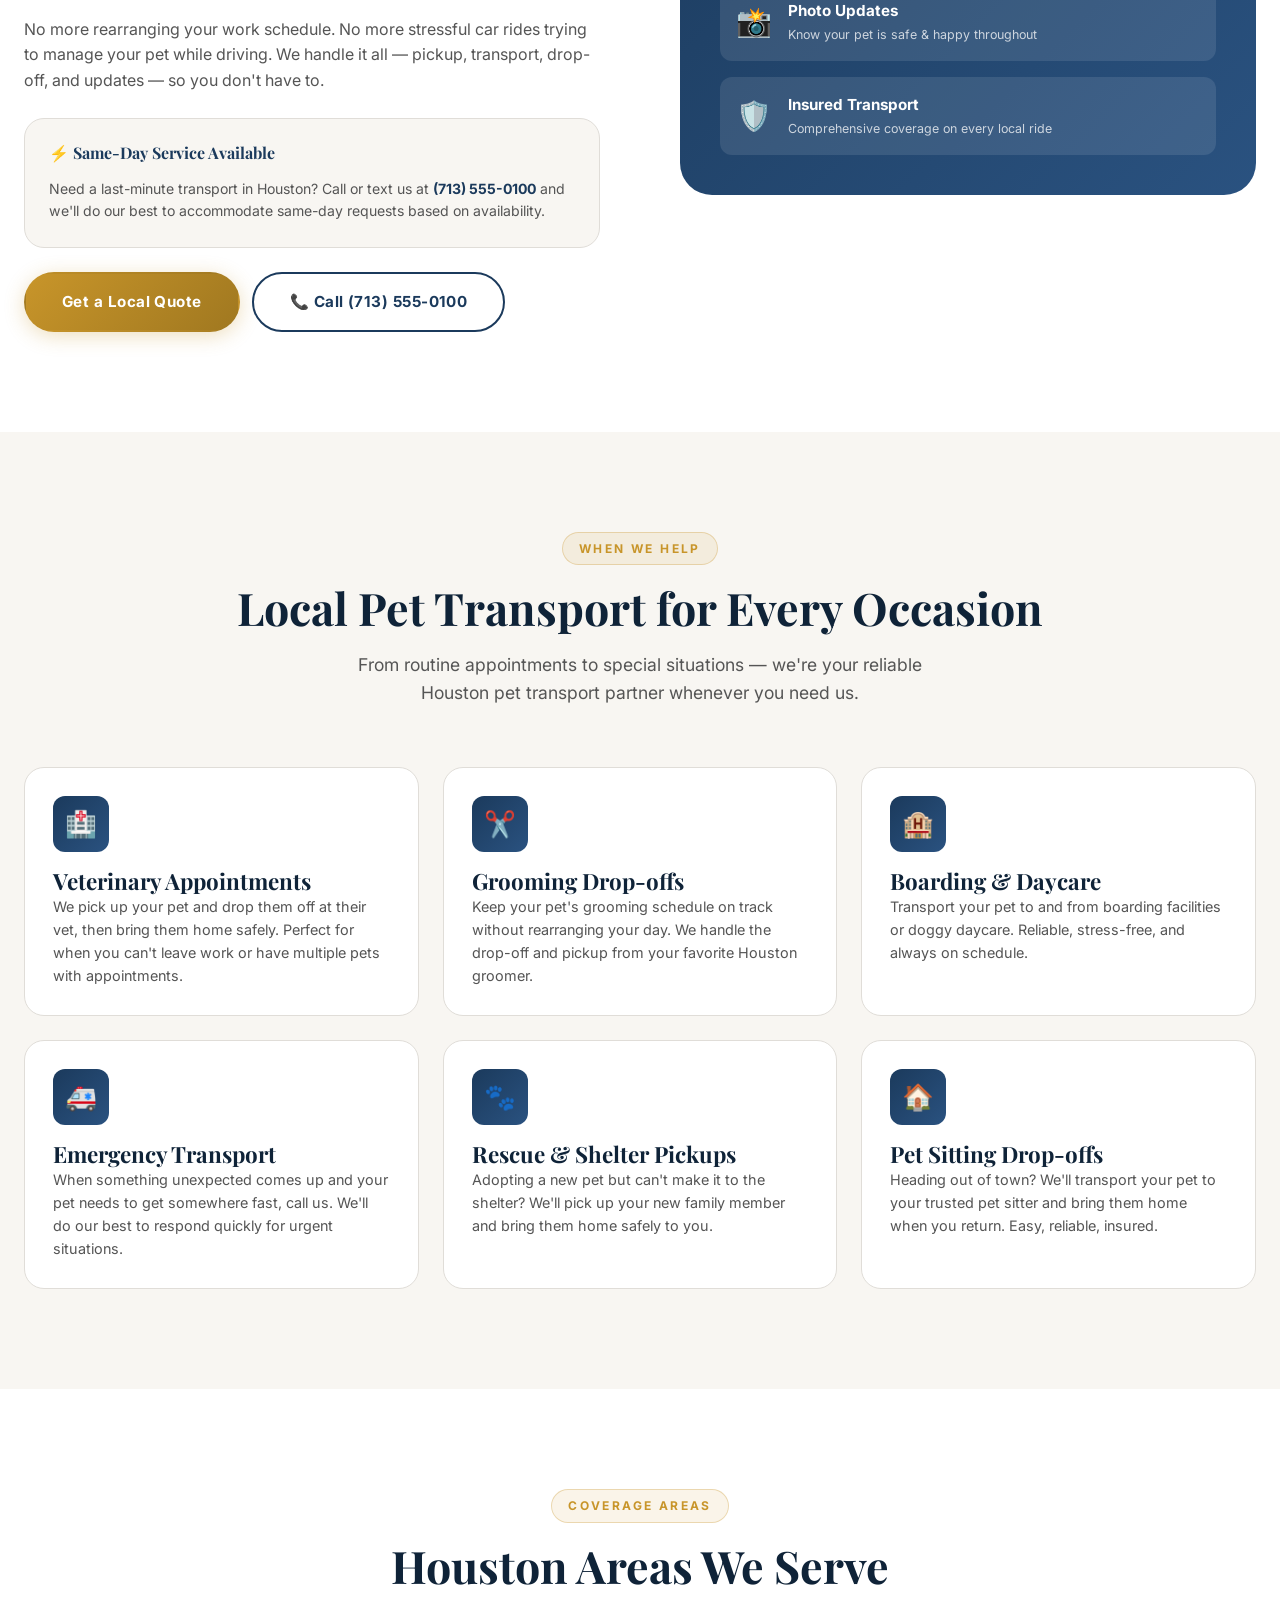
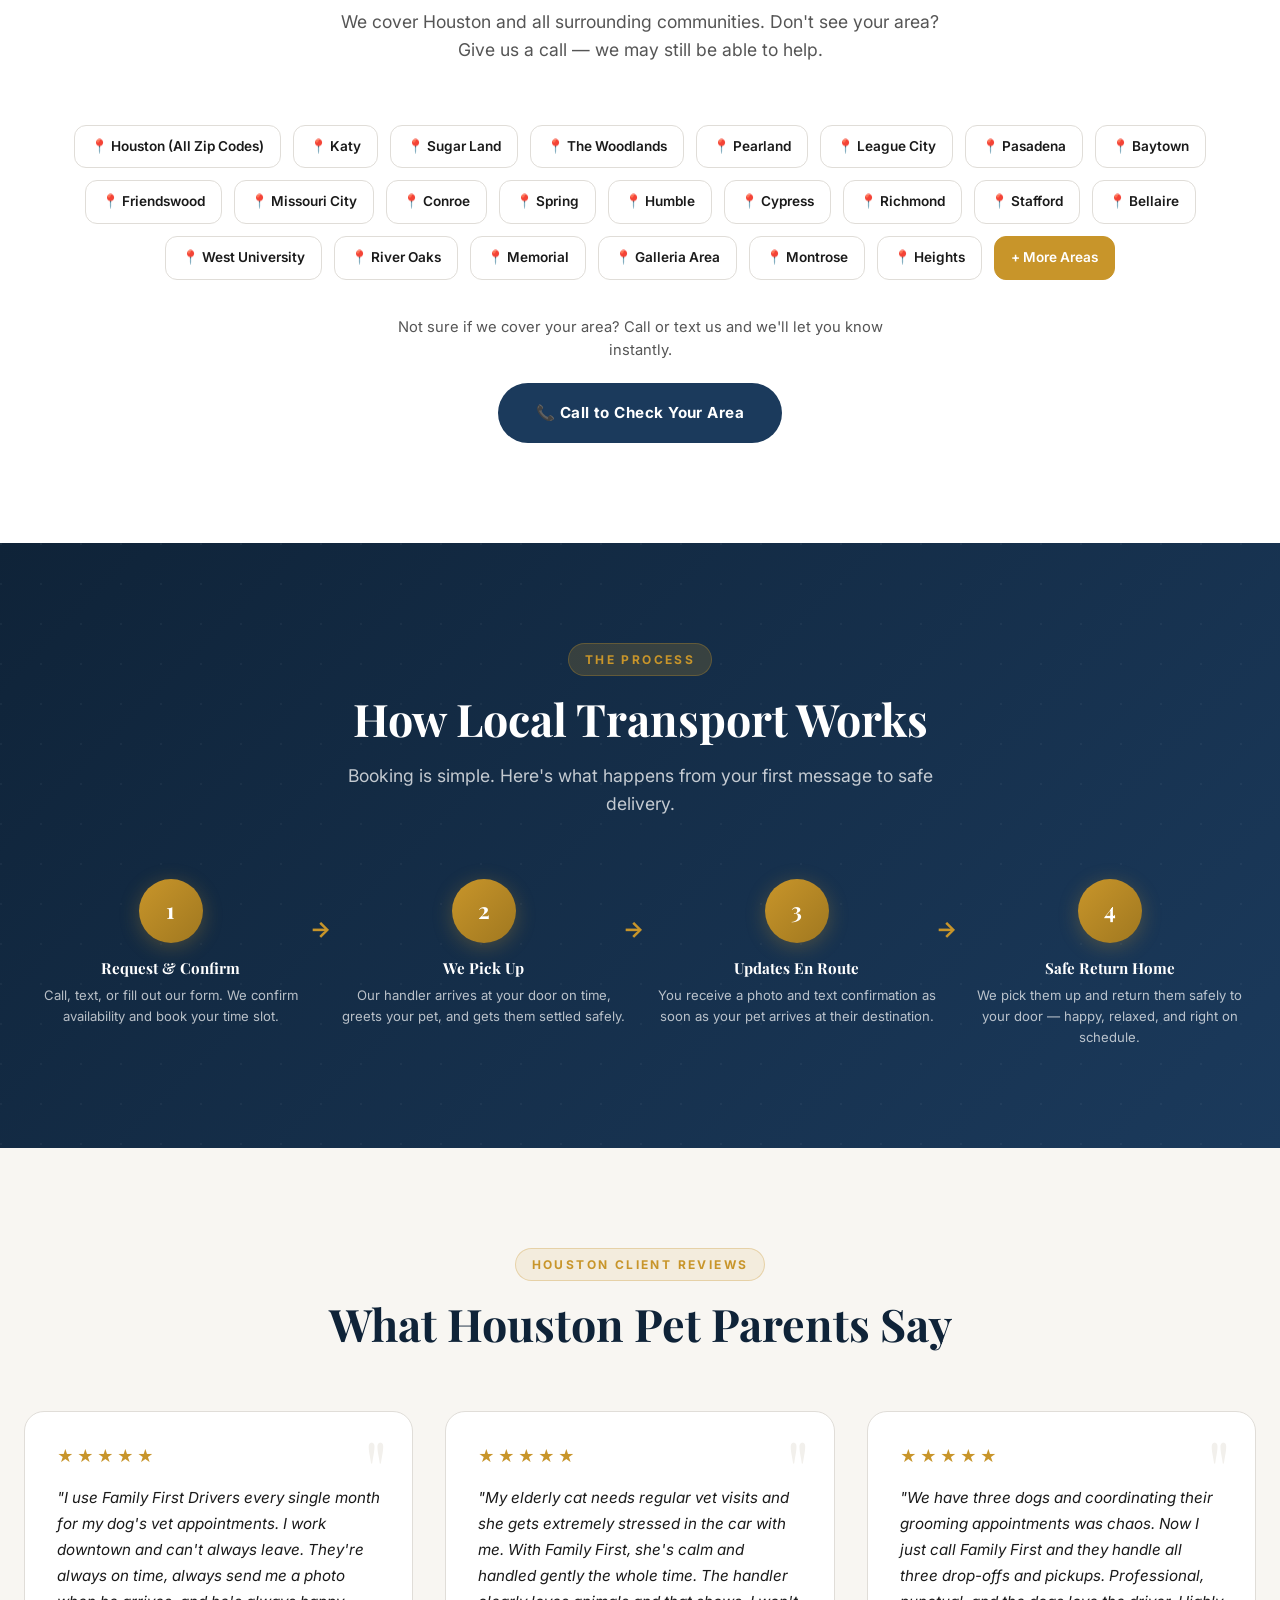
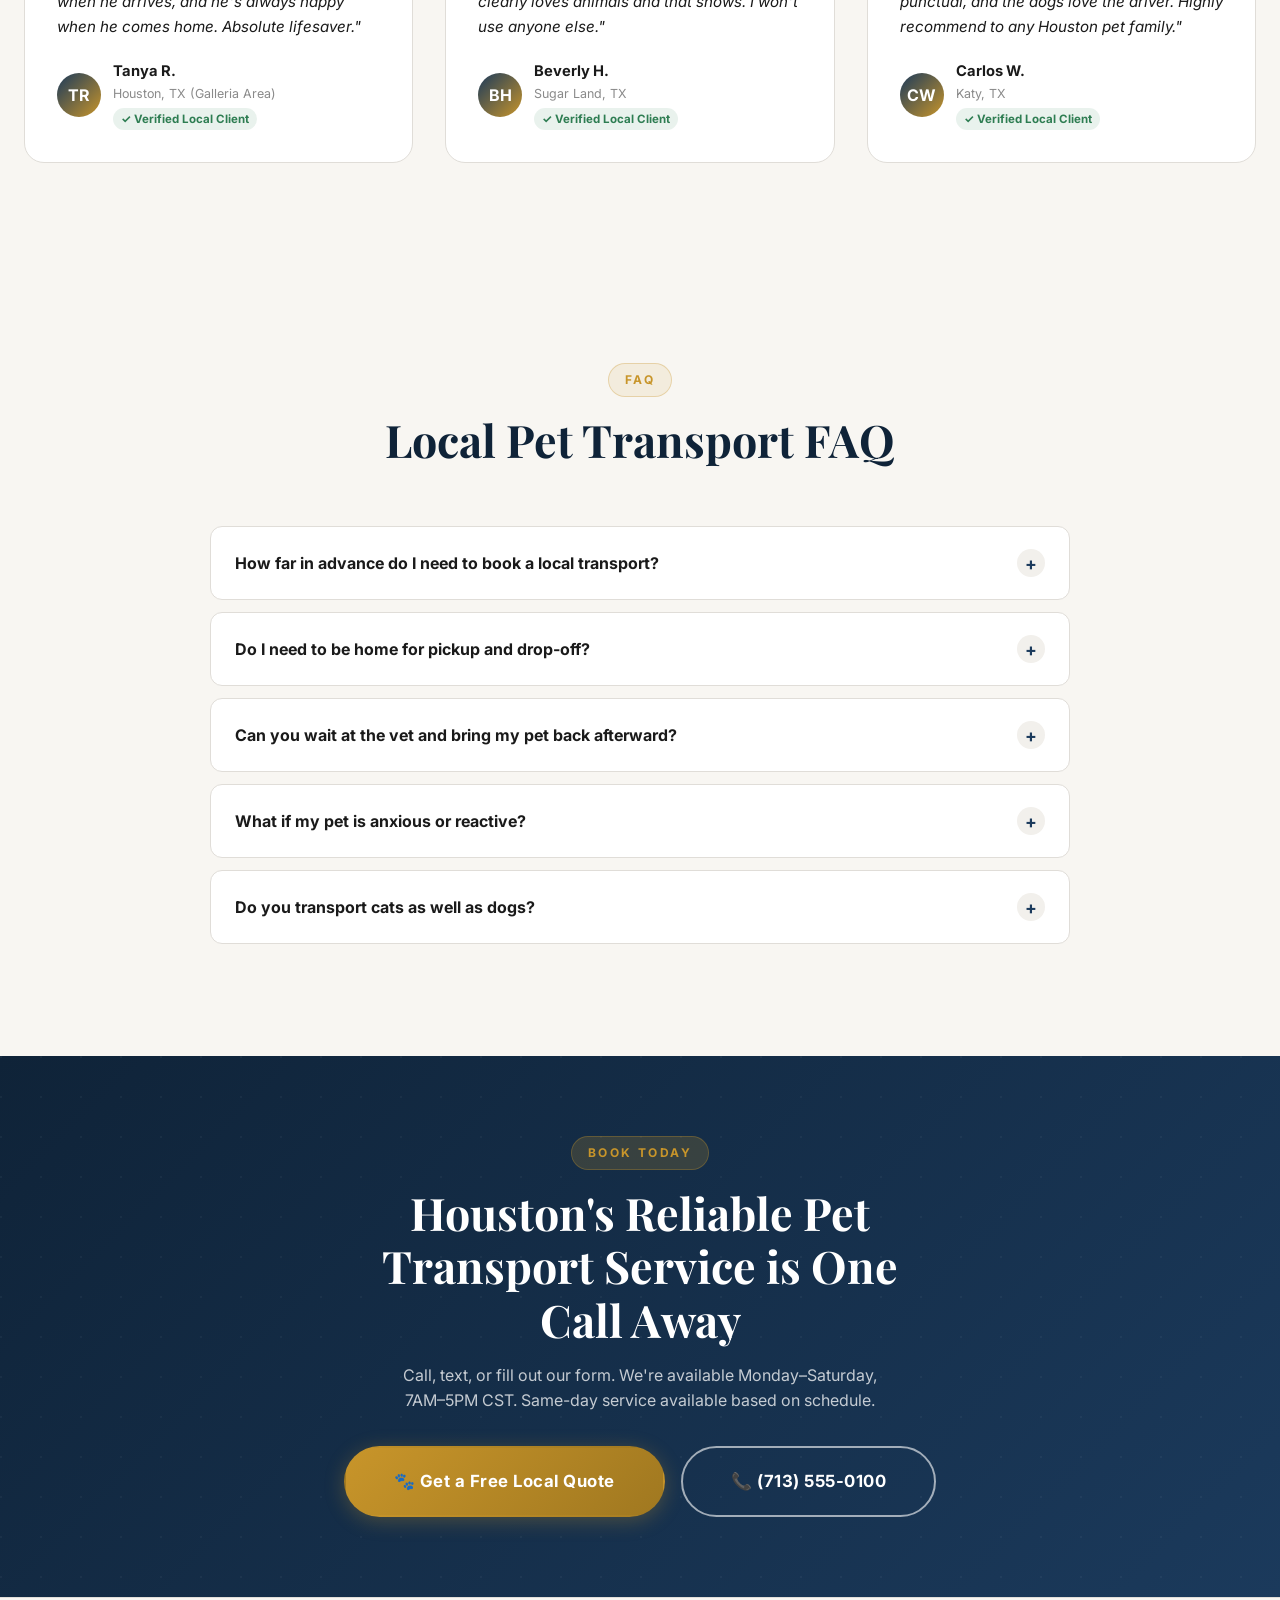
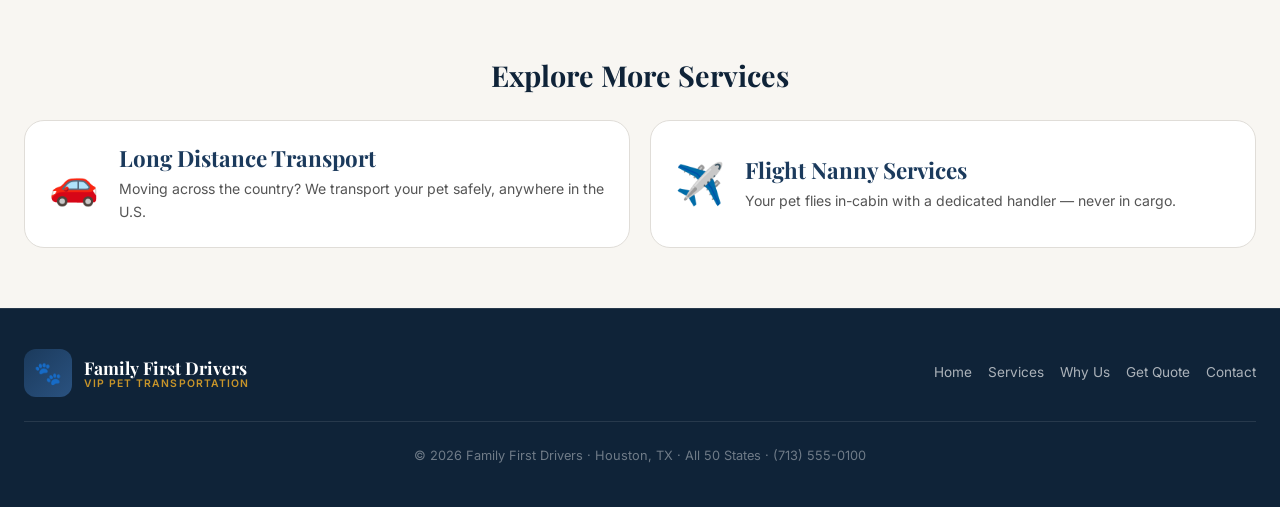
<file: pages/local-transport.html>
<!DOCTYPE html>
<html lang="en">
<head>
  <meta charset="UTF-8" />
  <meta name="viewport" content="width=device-width, initial-scale=1.0" />
  <title>Local Pet Transport Houston TX | Door-to-Door | Family First Drivers</title>
  <meta name="description" content="Reliable local pet transportation in Houston, TX and surrounding areas. Door-to-door service for vet visits, grooming, boarding & more. GPS tracked, insured, VIP solo transport. Get a free quote." />
  <meta name="keywords" content="local pet transport Houston, pet transportation Houston TX, pet taxi Houston, dog transport Houston, cat transport Houston, vet transport Houston, pet transport near me" />
  <link rel="canonical" href="https://www.familyfirstdrivers.com/pages/local-transport.html" />
  <link rel="preconnect" href="https://fonts.googleapis.com" />
  <link rel="preconnect" href="https://fonts.gstatic.com" crossorigin />
  <link href="https://fonts.googleapis.com/css2?family=Playfair+Display:wght@400;600;700;800&family=Inter:wght@400;500;600;700&display=swap" rel="stylesheet" />
  <link rel="stylesheet" href="../css/styles.css" />
  <link rel="icon" type="image/svg+xml" href="data:image/svg+xml,<svg xmlns='http://www.w3.org/2000/svg' viewBox='0 0 100 100'><text y='.9em' font-size='90'>🐾</text></svg>" />

  <style>
    .area-tag {
      display: inline-flex;
      align-items: center;
      gap: 8px;
      background: var(--white);
      border: 1px solid var(--border);
      border-radius: var(--radius-md);
      padding: 10px 16px;
      font-size: 0.85rem;
      font-weight: 600;
      color: var(--text);
      transition: var(--transition);
    }
    .area-tag:hover {
      border-color: var(--accent);
      color: var(--primary);
      transform: translateY(-2px);
      box-shadow: var(--shadow-sm);
    }
    .use-case-card {
      background: var(--white);
      border: 1px solid var(--border);
      border-radius: var(--radius-lg);
      padding: 28px;
      transition: var(--transition);
    }
    .use-case-card:hover {
      border-color: var(--accent);
      box-shadow: var(--shadow-md);
      transform: translateY(-4px);
    }
    .use-case-icon {
      width: 56px;
      height: 56px;
      background: linear-gradient(135deg, var(--primary), var(--primary-light));
      border-radius: var(--radius-md);
      display: flex;
      align-items: center;
      justify-content: center;
      font-size: 1.6rem;
      margin-bottom: 16px;
    }
    .pricing-card {
      background: var(--white);
      border: 2px solid var(--border);
      border-radius: var(--radius-xl);
      padding: 40px 32px;
      text-align: center;
      transition: var(--transition);
      position: relative;
    }
    .pricing-card.featured {
      border-color: var(--accent);
      box-shadow: var(--shadow-gold);
    }
    .pricing-card.featured::before {
      content: 'Most Popular';
      position: absolute;
      top: -14px;
      left: 50%;
      transform: translateX(-50%);
      background: var(--accent);
      color: var(--white);
      font-size: 0.72rem;
      font-weight: 700;
      letter-spacing: 0.08em;
      text-transform: uppercase;
      padding: 4px 16px;
      border-radius: 100px;
    }
  </style>

  <!-- LeadConnector Chat Widget -->
  <script src="https://widgets.leadconnectorhq.com/loader.js" data-resources-url="https://widgets.leadconnectorhq.com/chat-widget/loader.js" data-widget-id="6a347372967b47ab0ed5ed77" data-source="WEB_USER"></script>
</head>
<body>

<a href="#main-content" class="skip-link">Skip to main content</a>

<!-- Announcement Bar -->
<div class="announcement-bar">
  <div class="container">
    <div class="announcement-inner">
      <div class="announcement-item">📍 Serving Houston, TX &amp; All Surrounding Areas</div>
      <div class="announcement-item">📞 <a href="tel:+17135550100">Call or Text: (713) 555-0100</a></div>
      <div class="announcement-item">🕐 Mon–Sat · 7AM–5PM CST</div>
    </div>
  </div>
</div>

<!-- Header -->
<header class="header" role="banner">
  <div class="container">
    <div class="header-inner">
      <a href="../index.html" class="logo" aria-label="Family First Drivers - Home">
        <div class="logo-icon" aria-hidden="true">🐾</div>
        <div class="logo-text">
          <span class="logo-name">Family First Drivers</span>
          <span class="logo-tagline">VIP Pet Transportation</span>
        </div>
      </a>
      <nav class="nav" aria-label="Main navigation">
        <a href="../index.html" class="nav-link">Home</a>
        <a href="long-distance-transport.html" class="nav-link">Long Distance</a>
        <a href="local-transport.html" class="nav-link active" aria-current="page">Local Transport</a>
        <a href="flight-transport.html" class="nav-link">Flight Transport</a>
        <a href="../index.html#why-us" class="nav-link">Why Us</a>
        <a href="../index.html#faq" class="nav-link">FAQs</a>
      </nav>
      <div class="header-actions">
        <a href="tel:+17135550100" class="header-phone" aria-label="Call us">
          <div class="phone-icon" aria-hidden="true">📞</div>
          <span>(713) 555-0100</span>
        </a>
        <a href="../index.html#quote" class="btn btn-primary btn-sm">Get Free Quote</a>
        <button class="menu-toggle" aria-label="Toggle menu" aria-expanded="false">
          <span></span><span></span><span></span>
        </button>
      </div>
    </div>
  </div>
</header>

<div class="mobile-nav-overlay"></div>
<nav class="mobile-nav" aria-label="Mobile navigation">
  <a href="../index.html" class="mobile-nav-link">🏠 Home</a>
  <a href="long-distance-transport.html" class="mobile-nav-link">🚗 Long Distance Transport</a>
  <a href="local-transport.html" class="mobile-nav-link">📍 Local Transport</a>
  <a href="flight-transport.html" class="mobile-nav-link">✈️ Flight Transport</a>
  <a href="../index.html#why-us" class="mobile-nav-link">⭐ Why Choose Us</a>
  <a href="../index.html#faq" class="mobile-nav-link">❓ FAQs</a>
  <div class="mobile-nav-cta">
    <a href="../index.html#quote" class="btn btn-primary">Get Your Free Quote</a>
    <a href="tel:+17135550100" class="btn btn-dark">📞 (713) 555-0100</a>
  </div>
</nav>

<main id="main-content">

  <!-- Page Hero -->
  <section class="hero" style="min-height:65vh;" aria-labelledby="local-hero-heading">
    <div class="hero-bg">
      <div class="hero-bg-pattern"></div>
      <div class="hero-bg-gradient" style="background: radial-gradient(ellipse at 70% 50%, rgba(200,149,42,0.2) 0%, transparent 60%), linear-gradient(135deg, rgba(15,35,56,0.96) 0%, rgba(27,58,92,0.88) 100%);"></div>
    </div>
    <div class="hero-content">
      <div class="container">
        <div style="max-width:720px; text-align:center; margin:0 auto; padding:90px 0 50px;">
          <div class="hero-badge">📍 Houston Local Pet Transport</div>
          <h1 id="local-hero-heading" style="color:var(--white);">
            Houston's Most Trusted<br>Local Pet Transportation Service
          </h1>
          <p class="subheadline" style="max-width:580px; margin:0 auto 32px;">
            From vet visits to grooming appointments, boarding drop-offs to same-day pickups — we're Houston's reliable, insured, door-to-door pet transport service.
          </p>
          <div class="hero-ctas" style="justify-content:center;">
            <a href="../index.html#quote" class="btn btn-primary btn-lg">🐾 Get a Local Quote</a>
            <a href="tel:+17135550100" class="btn btn-secondary btn-lg">📞 Call or Text Us</a>
          </div>
          <div class="hero-trust-badges" style="justify-content:center; margin-top:28px;">
            <div class="trust-badge"><div class="icon" aria-hidden="true">⚡</div><span>Same-Day Available</span></div>
            <div class="trust-badge"><div class="icon" aria-hidden="true">🛡️</div><span>Fully Insured</span></div>
            <div class="trust-badge"><div class="icon" aria-hidden="true">📍</div><span>GPS Tracked</span></div>
            <div class="trust-badge"><div class="icon" aria-hidden="true">🤝</div><span>VIP Solo Rides</span></div>
          </div>
        </div>
      </div>
    </div>
  </section>

  <!-- Breadcrumb -->
  <nav aria-label="Breadcrumb" style="background:var(--off-white); padding:12px 0; border-bottom:1px solid var(--border);">
    <div class="container">
      <ol style="display:flex; gap:8px; font-size:.82rem; color:var(--text-light); list-style:none; flex-wrap:wrap;">
        <li><a href="../index.html" style="color:var(--primary);">Home</a></li>
        <li aria-hidden="true"> / </li>
        <li><a href="../index.html#services" style="color:var(--primary);">Services</a></li>
        <li aria-hidden="true"> / </li>
        <li aria-current="page" style="font-weight:700; color:var(--text);">Local Pet Transport Houston</li>
      </ol>
    </div>
  </nav>

  <!-- Overview Section -->
  <section class="section" aria-labelledby="local-overview-heading">
    <div class="container">
      <div class="grid-2" style="align-items:center; gap:80px;">
        <div class="fade-in-left">
          <div class="section-tag">Houston Pet Transport</div>
          <h2 id="local-overview-heading">Local Pet Transportation in Houston &amp; Surrounding Areas</h2>
          <p class="lead">Life gets busy. We make sure your pet never misses an appointment — whether it's a vet visit across town or a grooming session in a neighboring suburb.</p>
          <p>Our local pet transport service covers Houston and all surrounding communities. Every ride is a <strong>VIP solo transport</strong> — your pet has the vehicle to themselves, cared for by an experienced animal handler who sends you real-time updates throughout the trip.</p>
          <p>No more rearranging your work schedule. No more stressful car rides trying to manage your pet while driving. We handle it all — pickup, transport, drop-off, and updates — so you don't have to.</p>

          <div style="background:var(--off-white); border-radius:var(--radius-lg); padding:24px; margin-top:24px; border:1px solid var(--border);">
            <h4 style="color:var(--primary); margin-bottom:16px; font-size:1rem;">⚡ Same-Day Service Available</h4>
            <p style="font-size:.88rem; margin:0;">Need a last-minute transport in Houston? Call or text us at <a href="tel:+17135550100" style="color:var(--primary); font-weight:700;">(713) 555-0100</a> and we'll do our best to accommodate same-day requests based on availability.</p>
          </div>

          <div style="display:flex; gap:12px; flex-wrap:wrap; margin-top:24px;">
            <a href="../index.html#quote" class="btn btn-primary">Get a Local Quote</a>
            <a href="tel:+17135550100" class="btn btn-outline">📞 Call (713) 555-0100</a>
          </div>
        </div>

        <div class="fade-in-right">
          <!-- Stats Card -->
          <div style="background:linear-gradient(135deg,var(--primary),var(--primary-light)); border-radius:var(--radius-xl); padding:40px; color:var(--white);">
            <h3 style="color:var(--white); font-size:1.2rem; margin-bottom:24px; text-align:center;">Why Houston Pet Owners Choose Us</h3>
            <div style="display:flex; flex-direction:column; gap:16px;">
              <div style="display:flex; align-items:center; gap:16px; background:rgba(255,255,255,.1); border-radius:var(--radius-md); padding:16px;">
                <span style="font-size:1.8rem;" aria-hidden="true">📍</span>
                <div>
                  <div style="font-weight:700; font-size:.95rem;">All Houston Zip Codes</div>
                  <div style="font-size:.78rem; opacity:.75; margin-top:2px;">Memorial, Galleria, Heights, Katy, Sugar Land &amp; more</div>
                </div>
              </div>
              <div style="display:flex; align-items:center; gap:16px; background:rgba(255,255,255,.1); border-radius:var(--radius-md); padding:16px;">
                <span style="font-size:1.8rem;" aria-hidden="true">⏱️</span>
                <div>
                  <div style="font-weight:700; font-size:.95rem;">On-Time, Every Time</div>
                  <div style="font-size:.78rem; opacity:.75; margin-top:2px;">Never late, never cancel — guaranteed</div>
                </div>
              </div>
              <div style="display:flex; align-items:center; gap:16px; background:rgba(255,255,255,.1); border-radius:var(--radius-md); padding:16px;">
                <span style="font-size:1.8rem;" aria-hidden="true">📸</span>
                <div>
                  <div style="font-weight:700; font-size:.95rem;">Photo Updates</div>
                  <div style="font-size:.78rem; opacity:.75; margin-top:2px;">Know your pet is safe &amp; happy throughout</div>
                </div>
              </div>
              <div style="display:flex; align-items:center; gap:16px; background:rgba(255,255,255,.1); border-radius:var(--radius-md); padding:16px;">
                <span style="font-size:1.8rem;" aria-hidden="true">🛡️</span>
                <div>
                  <div style="font-weight:700; font-size:.95rem;">Insured Transport</div>
                  <div style="font-size:.78rem; opacity:.75; margin-top:2px;">Comprehensive coverage on every local ride</div>
                </div>
              </div>
            </div>
          </div>
        </div>
      </div>
    </div>
  </section>

  <!-- Use Cases -->
  <section class="section" style="background:var(--off-white);" aria-labelledby="uses-heading">
    <div class="container">
      <div class="section-header fade-in">
        <div class="section-tag">When We Help</div>
        <h2 id="uses-heading">Local Pet Transport for Every Occasion</h2>
        <p>From routine appointments to special situations — we're your reliable Houston pet transport partner whenever you need us.</p>
      </div>
      <div class="grid-3" style="gap:24px;">
        <div class="use-case-card fade-in delay-1">
          <div class="use-case-icon" aria-hidden="true">🏥</div>
          <h4>Veterinary Appointments</h4>
          <p style="font-size:.9rem;">We pick up your pet and drop them off at their vet, then bring them home safely. Perfect for when you can't leave work or have multiple pets with appointments.</p>
        </div>
        <div class="use-case-card fade-in delay-2">
          <div class="use-case-icon" aria-hidden="true">✂️</div>
          <h4>Grooming Drop-offs</h4>
          <p style="font-size:.9rem;">Keep your pet's grooming schedule on track without rearranging your day. We handle the drop-off and pickup from your favorite Houston groomer.</p>
        </div>
        <div class="use-case-card fade-in delay-3">
          <div class="use-case-icon" aria-hidden="true">🏨</div>
          <h4>Boarding &amp; Daycare</h4>
          <p style="font-size:.9rem;">Transport your pet to and from boarding facilities or doggy daycare. Reliable, stress-free, and always on schedule.</p>
        </div>
        <div class="use-case-card fade-in delay-1">
          <div class="use-case-icon" aria-hidden="true">🚑</div>
          <h4>Emergency Transport</h4>
          <p style="font-size:.9rem;">When something unexpected comes up and your pet needs to get somewhere fast, call us. We'll do our best to respond quickly for urgent situations.</p>
        </div>
        <div class="use-case-card fade-in delay-2">
          <div class="use-case-icon" aria-hidden="true">🐾</div>
          <h4>Rescue &amp; Shelter Pickups</h4>
          <p style="font-size:.9rem;">Adopting a new pet but can't make it to the shelter? We'll pick up your new family member and bring them home safely to you.</p>
        </div>
        <div class="use-case-card fade-in delay-3">
          <div class="use-case-icon" aria-hidden="true">🏠</div>
          <h4>Pet Sitting Drop-offs</h4>
          <p style="font-size:.9rem;">Heading out of town? We'll transport your pet to your trusted pet sitter and bring them home when you return. Easy, reliable, insured.</p>
        </div>
      </div>
    </div>
  </section>

  <!-- Service Areas -->
  <section class="section" aria-labelledby="areas-heading">
    <div class="container">
      <div class="section-header fade-in">
        <div class="section-tag">Coverage Areas</div>
        <h2 id="areas-heading">Houston Areas We Serve</h2>
        <p>We cover Houston and all surrounding communities. Don't see your area? Give us a call — we may still be able to help.</p>
      </div>
      <div style="display:flex; flex-wrap:wrap; gap:12px; justify-content:center;" class="fade-in">
        <div class="area-tag">📍 Houston (All Zip Codes)</div>
        <div class="area-tag">📍 Katy</div>
        <div class="area-tag">📍 Sugar Land</div>
        <div class="area-tag">📍 The Woodlands</div>
        <div class="area-tag">📍 Pearland</div>
        <div class="area-tag">📍 League City</div>
        <div class="area-tag">📍 Pasadena</div>
        <div class="area-tag">📍 Baytown</div>
        <div class="area-tag">📍 Friendswood</div>
        <div class="area-tag">📍 Missouri City</div>
        <div class="area-tag">📍 Conroe</div>
        <div class="area-tag">📍 Spring</div>
        <div class="area-tag">📍 Humble</div>
        <div class="area-tag">📍 Cypress</div>
        <div class="area-tag">📍 Richmond</div>
        <div class="area-tag">📍 Stafford</div>
        <div class="area-tag">📍 Bellaire</div>
        <div class="area-tag">📍 West University</div>
        <div class="area-tag">📍 River Oaks</div>
        <div class="area-tag">📍 Memorial</div>
        <div class="area-tag">📍 Galleria Area</div>
        <div class="area-tag">📍 Montrose</div>
        <div class="area-tag">📍 Heights</div>
        <div class="area-tag" style="background:var(--accent); color:var(--white); border-color:var(--accent);">+ More Areas</div>
      </div>

      <div style="text-align:center; margin-top:36px;" class="fade-in">
        <p style="color:var(--text-light); font-size:.92rem; max-width:500px; margin:0 auto 20px;">Not sure if we cover your area? Call or text us and we'll let you know instantly.</p>
        <a href="tel:+17135550100" class="btn btn-dark">📞 Call to Check Your Area</a>
      </div>
    </div>
  </section>

  <!-- How It Works (Local) -->
  <section class="section how-section" aria-labelledby="local-how-heading">
    <div class="container">
      <div class="section-header fade-in">
        <div class="section-tag">The Process</div>
        <h2 id="local-how-heading" style="color:var(--white);">How Local Transport Works</h2>
        <p style="color:rgba(255,255,255,.75);">Booking is simple. Here's what happens from your first message to safe delivery.</p>
      </div>
      <div class="how-steps" style="grid-template-columns:repeat(4, 1fr);">
        <div class="step-card fade-in delay-1">
          <div class="step-number" aria-hidden="true">1</div>
          <h4>Request &amp; Confirm</h4>
          <p>Call, text, or fill out our form. We confirm availability and book your time slot.</p>
        </div>
        <div class="step-card fade-in delay-2">
          <div class="step-number" aria-hidden="true">2</div>
          <h4>We Pick Up</h4>
          <p>Our handler arrives at your door on time, greets your pet, and gets them settled safely.</p>
        </div>
        <div class="step-card fade-in delay-3">
          <div class="step-number" aria-hidden="true">3</div>
          <h4>Updates En Route</h4>
          <p>You receive a photo and text confirmation as soon as your pet arrives at their destination.</p>
        </div>
        <div class="step-card fade-in delay-4">
          <div class="step-number" aria-hidden="true">4</div>
          <h4>Safe Return Home</h4>
          <p>We pick them up and return them safely to your door — happy, relaxed, and right on schedule.</p>
        </div>
      </div>
    </div>
  </section>

  <!-- Testimonials -->
  <section class="section testimonials-section" aria-labelledby="local-testimonials-heading">
    <div class="container">
      <div class="section-header fade-in">
        <div class="section-tag">Houston Client Reviews</div>
        <h2 id="local-testimonials-heading">What Houston Pet Parents Say</h2>
      </div>
      <div class="grid-3">
        <article class="testimonial-card fade-in delay-1">
          <div class="star-rating" aria-label="5 out of 5 stars">
            <span class="star">★</span><span class="star">★</span><span class="star">★</span><span class="star">★</span><span class="star">★</span>
          </div>
          <p class="testimonial-text">"I use Family First Drivers every single month for my dog's vet appointments. I work downtown and can't always leave. They're always on time, always send me a photo when he arrives, and he's always happy when he comes home. Absolute lifesaver."</p>
          <div class="testimonial-author">
            <div class="author-avatar" aria-hidden="true">TR</div>
            <div class="author-info">
              <div class="name">Tanya R.</div>
              <div class="location">Houston, TX (Galleria Area)</div>
              <div class="verified-badge">✓ Verified Local Client</div>
            </div>
          </div>
        </article>
        <article class="testimonial-card fade-in delay-2">
          <div class="star-rating" aria-label="5 out of 5 stars">
            <span class="star">★</span><span class="star">★</span><span class="star">★</span><span class="star">★</span><span class="star">★</span>
          </div>
          <p class="testimonial-text">"My elderly cat needs regular vet visits and she gets extremely stressed in the car with me. With Family First, she's calm and handled gently the whole time. The handler clearly loves animals and that shows. I won't use anyone else."</p>
          <div class="testimonial-author">
            <div class="author-avatar" aria-hidden="true">BH</div>
            <div class="author-info">
              <div class="name">Beverly H.</div>
              <div class="location">Sugar Land, TX</div>
              <div class="verified-badge">✓ Verified Local Client</div>
            </div>
          </div>
        </article>
        <article class="testimonial-card fade-in delay-3">
          <div class="star-rating" aria-label="5 out of 5 stars">
            <span class="star">★</span><span class="star">★</span><span class="star">★</span><span class="star">★</span><span class="star">★</span>
          </div>
          <p class="testimonial-text">"We have three dogs and coordinating their grooming appointments was chaos. Now I just call Family First and they handle all three drop-offs and pickups. Professional, punctual, and the dogs love the driver. Highly recommend to any Houston pet family."</p>
          <div class="testimonial-author">
            <div class="author-avatar" aria-hidden="true">CW</div>
            <div class="author-info">
              <div class="name">Carlos W.</div>
              <div class="location">Katy, TX</div>
              <div class="verified-badge">✓ Verified Local Client</div>
            </div>
          </div>
        </article>
      </div>
    </div>
  </section>

  <!-- FAQ -->
  <section class="section faq-section" aria-labelledby="local-faq-heading">
    <div class="container">
      <div class="section-header fade-in">
        <div class="section-tag">FAQ</div>
        <h2 id="local-faq-heading">Local Pet Transport FAQ</h2>
      </div>
      <div class="faq-list">
        <div class="faq-item">
          <button class="faq-question" aria-expanded="false">
            How far in advance do I need to book a local transport?
            <span class="faq-icon" aria-hidden="true">+</span>
          </button>
          <div class="faq-answer">
            <p>We recommend booking at least 24–48 hours in advance to guarantee your preferred time slot. That said, we do offer same-day service based on availability — call or text us at (713) 555-0100 and we'll do our best to accommodate urgent requests.</p>
          </div>
        </div>
        <div class="faq-item">
          <button class="faq-question" aria-expanded="false">
            Do I need to be home for pickup and drop-off?
            <span class="faq-icon" aria-hidden="true">+</span>
          </button>
          <div class="faq-answer">
            <p>Yes, for safety and security we require a responsible adult to hand over and receive your pet at both the pickup and drop-off locations. If this is a challenge, please let us know during booking and we can discuss solutions.</p>
          </div>
        </div>
        <div class="faq-item">
          <button class="faq-question" aria-expanded="false">
            Can you wait at the vet and bring my pet back afterward?
            <span class="faq-icon" aria-hidden="true">+</span>
          </button>
          <div class="faq-answer">
            <p>Absolutely! We offer round-trip local transport where we drop your pet off at their appointment and return to pick them up once they're done. Just let us know the expected appointment length when you book and we'll plan accordingly.</p>
          </div>
        </div>
        <div class="faq-item">
          <button class="faq-question" aria-expanded="false">
            What if my pet is anxious or reactive?
            <span class="faq-icon" aria-hidden="true">+</span>
          </button>
          <div class="faq-answer">
            <p>We have experience handling anxious, shy, and reactive pets. Please tell us about your pet's temperament when booking so we can plan accordingly. Our handlers are trained in calming techniques and take a patient, gentle approach with every animal.</p>
          </div>
        </div>
        <div class="faq-item">
          <button class="faq-question" aria-expanded="false">
            Do you transport cats as well as dogs?
            <span class="faq-icon" aria-hidden="true">+</span>
          </button>
          <div class="faq-answer">
            <p>Yes! We transport both dogs and cats locally throughout Houston. We use appropriate carriers for cats and can accommodate most breeds and sizes. Please mention your cat's temperament at booking — some cats do better in specific transport setups.</p>
          </div>
        </div>
      </div>
    </div>
  </section>

  <!-- CTA Banner -->
  <section class="section how-section" style="padding:80px 0;" aria-labelledby="local-cta-heading">
    <div class="container" style="text-align:center; position:relative; z-index:1;">
      <div class="section-tag fade-in">Book Today</div>
      <h2 id="local-cta-heading" style="color:var(--white); max-width:600px; margin:0 auto 16px;" class="fade-in">Houston's Reliable Pet Transport Service is One Call Away</h2>
      <p style="color:rgba(255,255,255,.75); max-width:480px; margin:0 auto 32px;" class="fade-in">Call, text, or fill out our form. We're available Monday–Saturday, 7AM–5PM CST. Same-day service available based on schedule.</p>
      <div style="display:flex; gap:16px; justify-content:center; flex-wrap:wrap;" class="fade-in">
        <a href="../index.html#quote" class="btn btn-primary btn-lg">🐾 Get a Free Local Quote</a>
        <a href="tel:+17135550100" class="btn btn-secondary btn-lg">📞 (713) 555-0100</a>
      </div>
    </div>
  </section>

  <!-- Internal Links -->
  <section class="section-sm" style="background:var(--off-white); border-top:1px solid var(--border);">
    <div class="container">
      <div class="section-header" style="margin-bottom:28px;"><h3>Explore More Services</h3></div>
      <div class="grid-2" style="gap:20px;">
        <a href="long-distance-transport.html" style="display:flex;gap:20px;align-items:center;background:var(--white);border:1px solid var(--border);border-radius:var(--radius-lg);padding:24px;text-decoration:none;transition:var(--transition);" onmouseover="this.style.borderColor='var(--accent)'" onmouseout="this.style.borderColor='var(--border)'">
          <div style="font-size:2.5rem;" aria-hidden="true">🚗</div>
          <div><h4 style="color:var(--primary);margin-bottom:6px;">Long Distance Transport</h4><p style="font-size:.88rem;margin:0;">Moving across the country? We transport your pet safely, anywhere in the U.S.</p></div>
        </a>
        <a href="flight-transport.html" style="display:flex;gap:20px;align-items:center;background:var(--white);border:1px solid var(--border);border-radius:var(--radius-lg);padding:24px;text-decoration:none;transition:var(--transition);" onmouseover="this.style.borderColor='var(--accent)'" onmouseout="this.style.borderColor='var(--border)'">
          <div style="font-size:2.5rem;" aria-hidden="true">✈️</div>
          <div><h4 style="color:var(--primary);margin-bottom:6px;">Flight Nanny Services</h4><p style="font-size:.88rem;margin:0;">Your pet flies in-cabin with a dedicated handler — never in cargo.</p></div>
        </a>
      </div>
    </div>
  </section>

</main>

<!-- Footer -->
<footer class="footer" role="contentinfo" style="padding:40px 0;">
  <div class="container">
    <div style="display:flex;justify-content:space-between;align-items:center;flex-wrap:wrap;gap:20px;border-bottom:1px solid rgba(255,255,255,.1);padding-bottom:24px;margin-bottom:24px;">
      <a href="../index.html" class="logo" aria-label="Family First Drivers - Home">
        <div class="logo-icon" aria-hidden="true">🐾</div>
        <div class="logo-text">
          <span class="logo-name" style="color:var(--white);">Family First Drivers</span>
          <span class="logo-tagline">VIP Pet Transportation</span>
        </div>
      </a>
      <div style="display:flex;gap:16px;flex-wrap:wrap;">
        <a href="../index.html" style="color:rgba(255,255,255,.65);font-size:.85rem;">Home</a>
        <a href="../index.html#services" style="color:rgba(255,255,255,.65);font-size:.85rem;">Services</a>
        <a href="../index.html#why-us" style="color:rgba(255,255,255,.65);font-size:.85rem;">Why Us</a>
        <a href="../index.html#quote" style="color:rgba(255,255,255,.65);font-size:.85rem;">Get Quote</a>
        <a href="../index.html#contact" style="color:rgba(255,255,255,.65);font-size:.85rem;">Contact</a>
      </div>
    </div>
    <p style="color:rgba(255,255,255,.4);font-size:.8rem;text-align:center;">© 2026 Family First Drivers · Houston, TX · All 50 States · (713) 555-0100</p>
  </div>
</footer>

<div class="sticky-mobile-bar">
  <a href="tel:+17135550100" class="sticky-btn-call">📞 Call Now</a>
  <a href="../index.html#quote" class="sticky-btn-quote">🐾 Free Quote</a>
</div>

<script src="../js/main.js"></script>

  <!-- LeadConnector A2P Compliance Widget -->
  <script src="https://widgets.leadconnectorhq.com/loader.js" data-resources-url="https://widgets.leadconnectorhq.com/chat-widget/loader.js" data-widget-id="6a3459ad81870ee2fd6b50ac"></script>
</body>
</html>
</file>
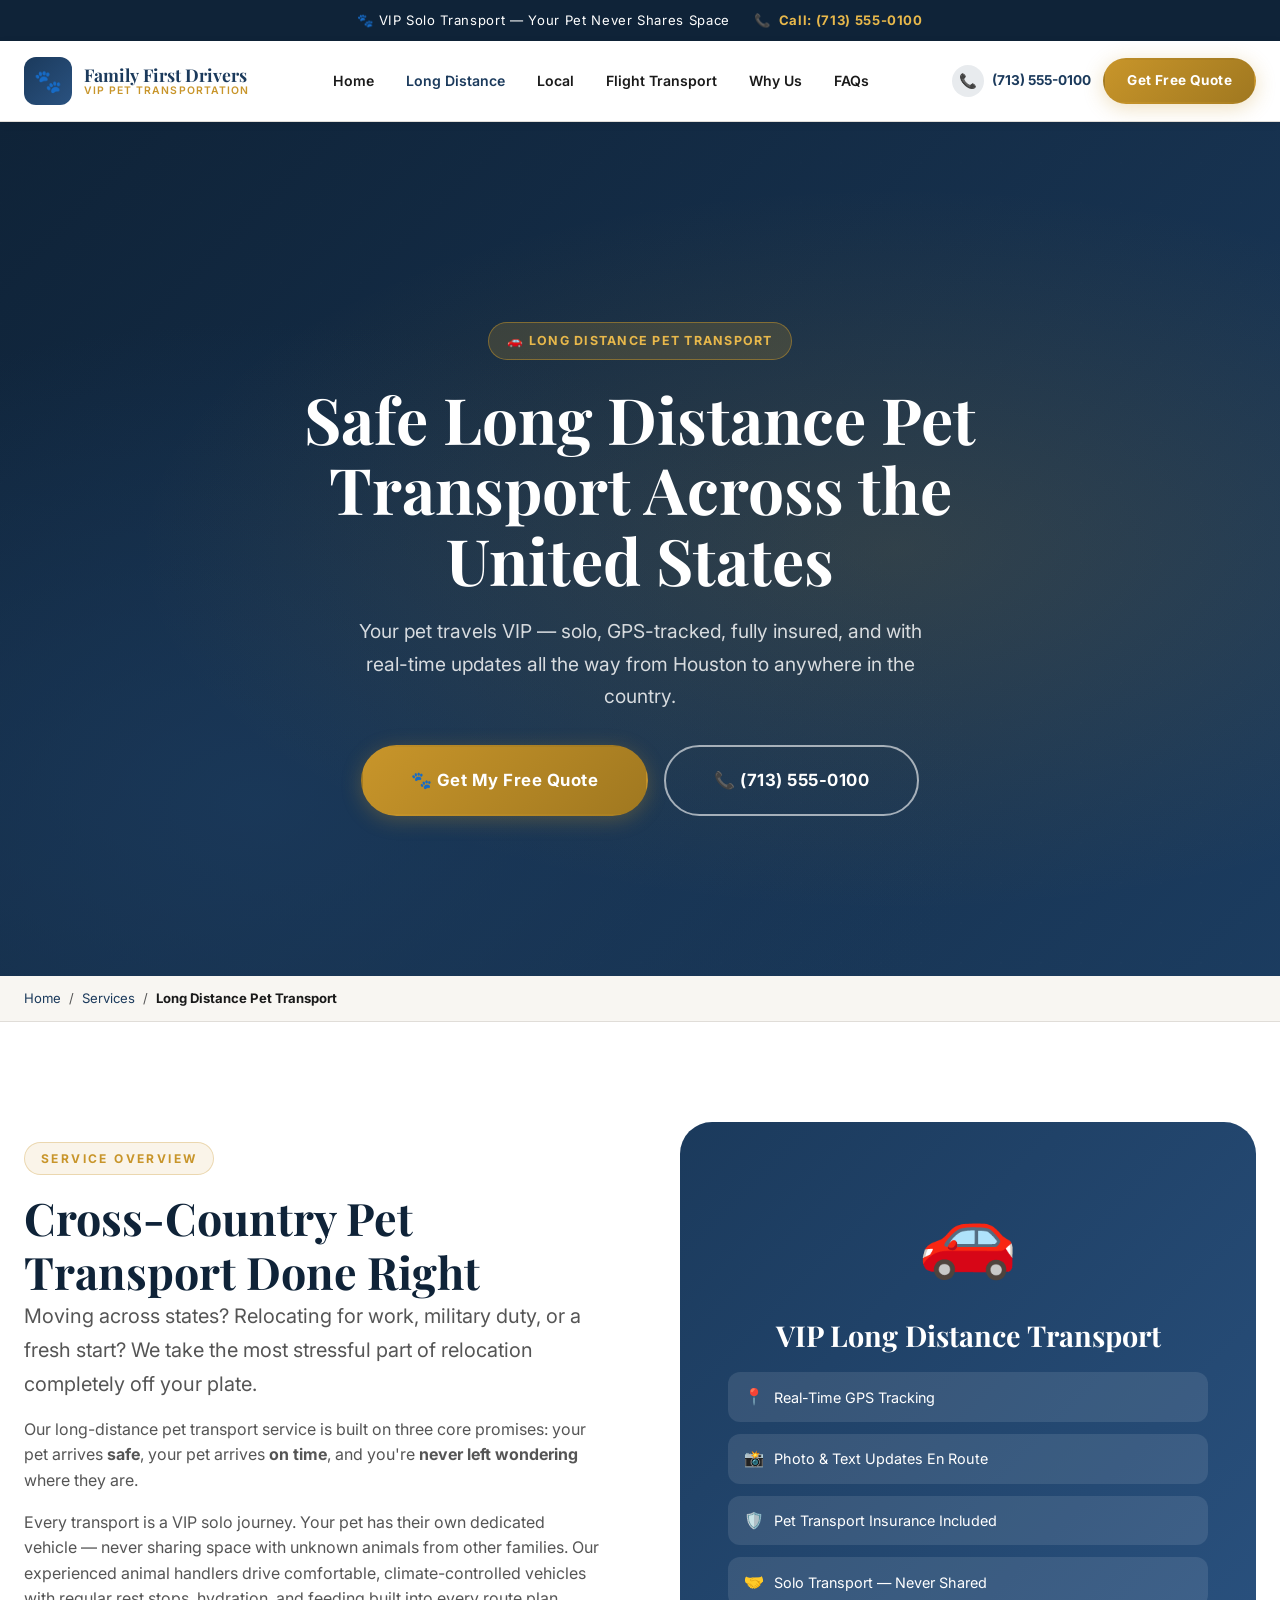
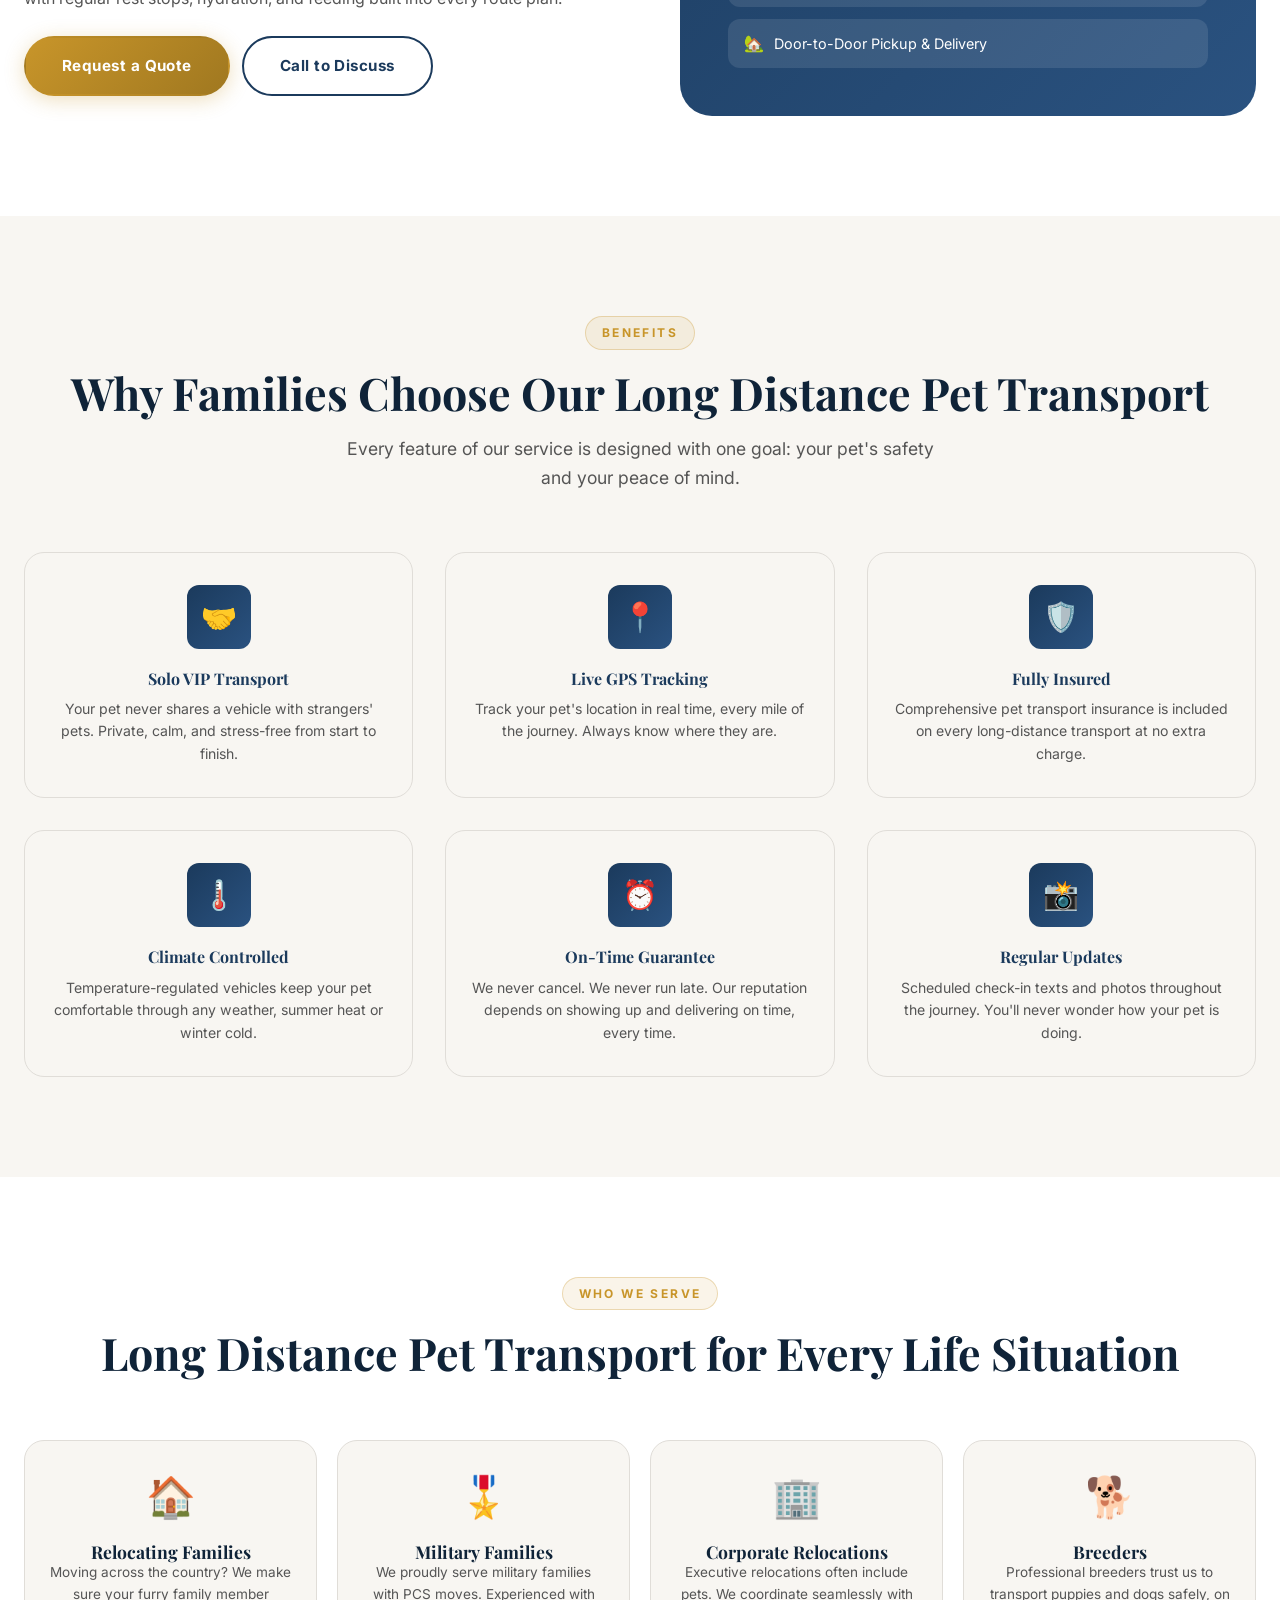
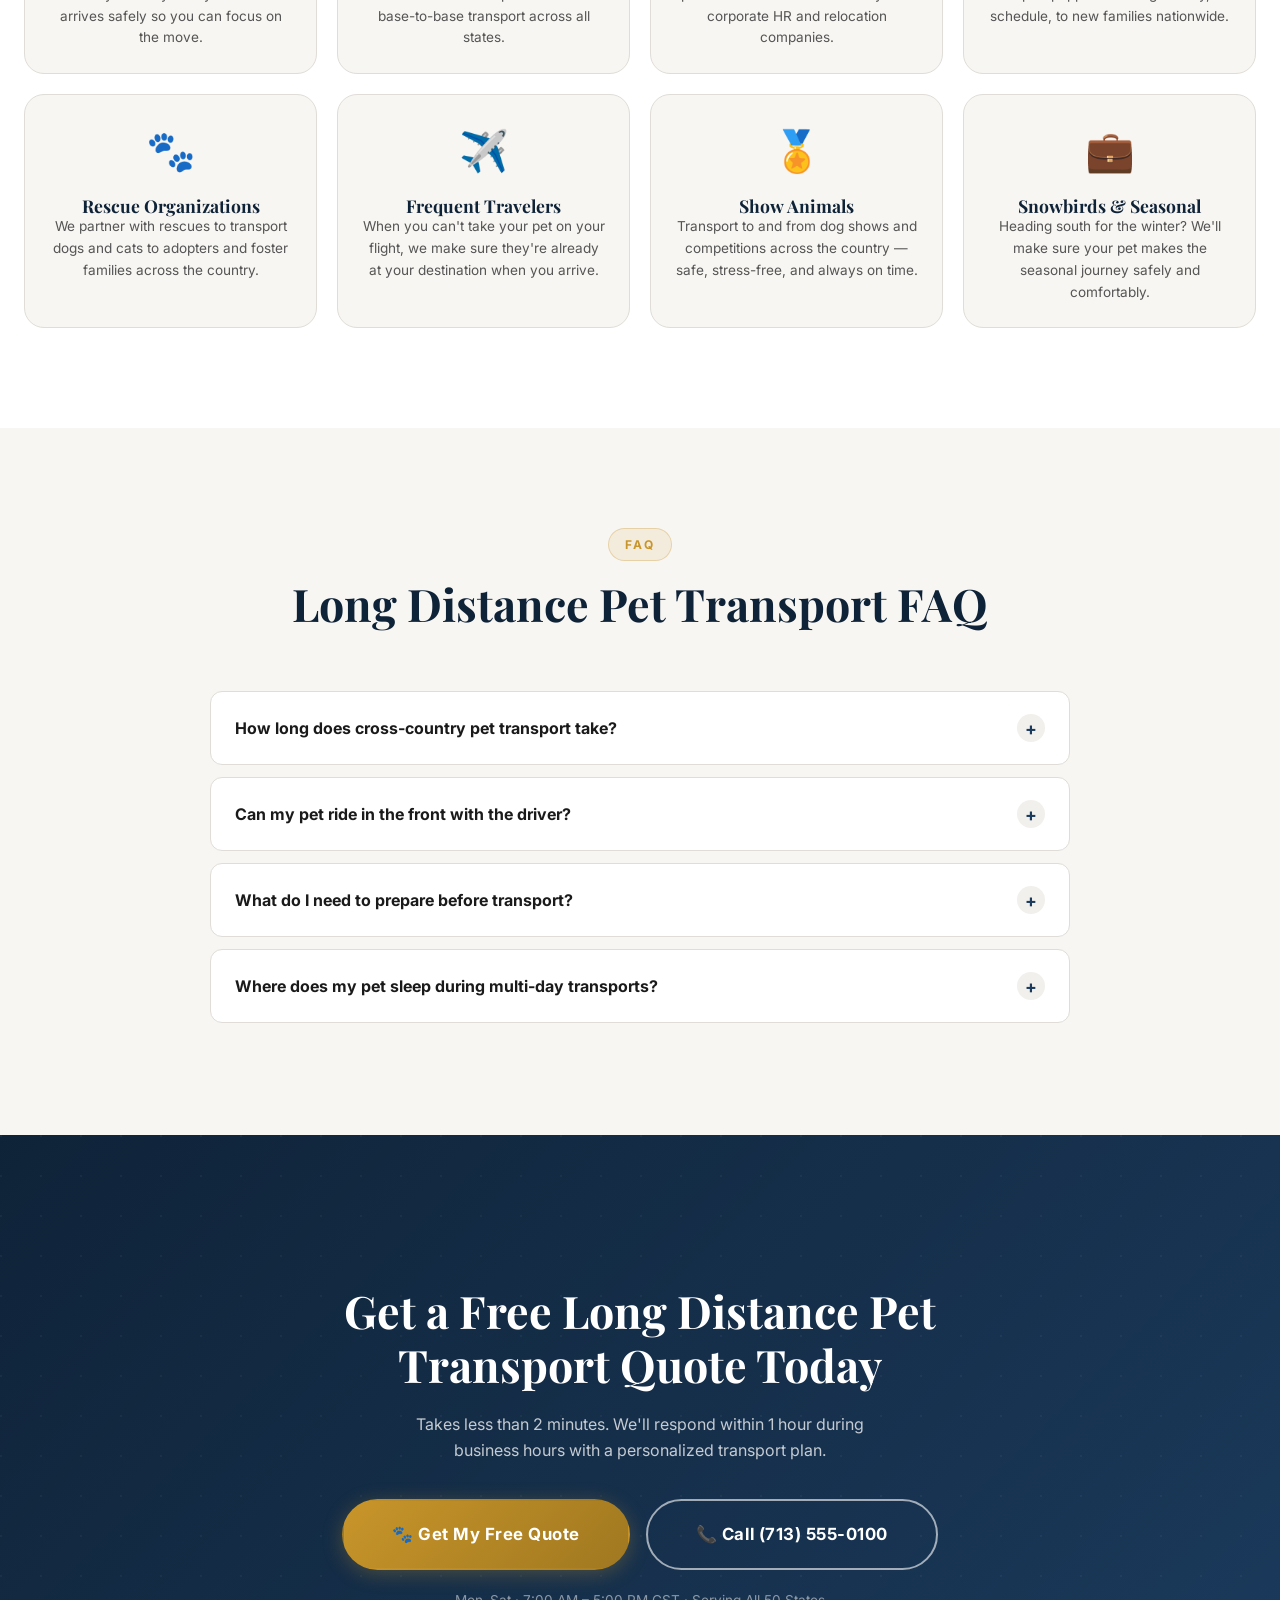
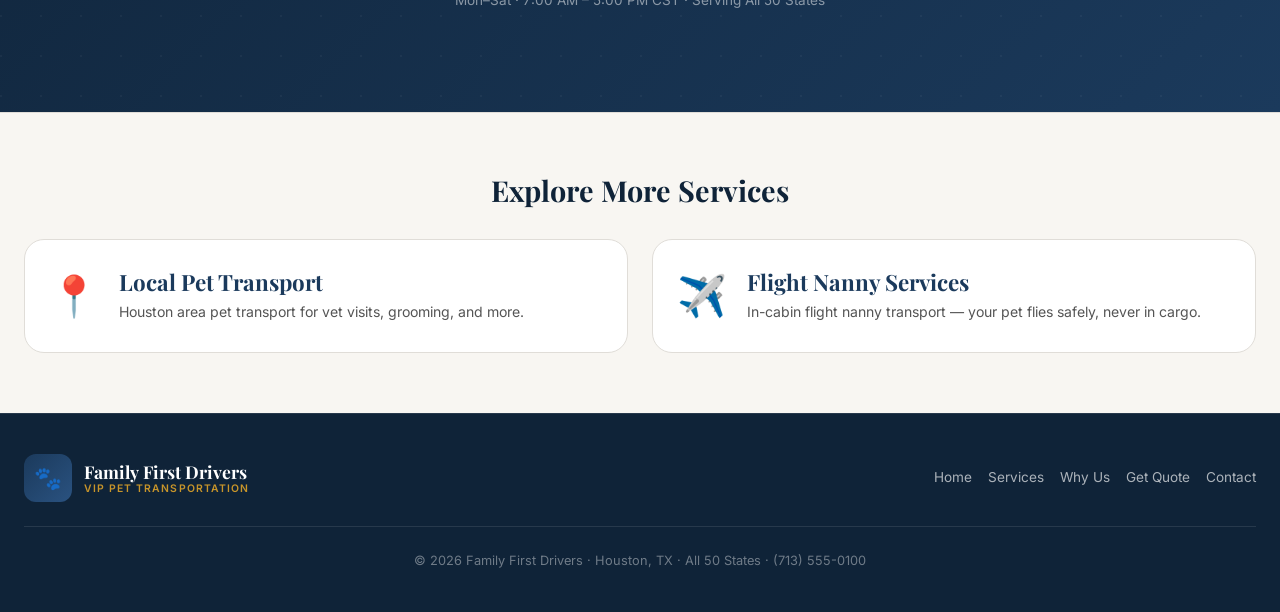
<file: pages/long-distance-transport.html>
<!DOCTYPE html>
<html lang="en">
<head>
  <meta charset="UTF-8" />
  <meta name="viewport" content="width=device-width, initial-scale=1.0" />
  <title>Long Distance Pet Transport Houston TX | Nationwide | Family First Drivers</title>
  <meta name="description" content="Professional long distance pet transport from Houston, TX. GPS tracking, fully insured, real-time updates. VIP solo transport — your pet never shares space. Get a free quote today." />
  <meta name="keywords" content="long distance pet transport Houston, cross country pet transport, nationwide pet transport, pet relocation service Houston TX" />
  <link rel="canonical" href="https://www.familyfirstdrivers.com/pages/long-distance-transport.html" />
  <link rel="preconnect" href="https://fonts.googleapis.com" />
  <link rel="preconnect" href="https://fonts.gstatic.com" crossorigin />
  <link href="https://fonts.googleapis.com/css2?family=Playfair+Display:wght@400;600;700;800&family=Inter:wght@400;500;600;700&display=swap" rel="stylesheet" />
  <link rel="stylesheet" href="../css/styles.css" />
  <link rel="icon" type="image/svg+xml" href="data:image/svg+xml,<svg xmlns='http://www.w3.org/2000/svg' viewBox='0 0 100 100'><text y='.9em' font-size='90'>🐾</text></svg>" />

  <!-- LeadConnector Chat Widget -->
  <script src="https://widgets.leadconnectorhq.com/loader.js" data-resources-url="https://widgets.leadconnectorhq.com/chat-widget/loader.js" data-widget-id="6a347372967b47ab0ed5ed77" data-source="WEB_USER"></script>
</head>
<body>

<a href="#main-content" class="skip-link">Skip to main content</a>

<!-- Announcement Bar -->
<div class="announcement-bar">
  <div class="container">
    <div class="announcement-inner">
      <div class="announcement-item">🐾 VIP Solo Transport — Your Pet Never Shares Space</div>
      <div class="announcement-item">📞 <a href="tel:+17135550100">Call: (713) 555-0100</a></div>
    </div>
  </div>
</div>

<!-- Header -->
<header class="header" role="banner">
  <div class="container">
    <div class="header-inner">
      <a href="../index.html" class="logo" aria-label="Family First Drivers - Home">
        <div class="logo-icon" aria-hidden="true">🐾</div>
        <div class="logo-text">
          <span class="logo-name">Family First Drivers</span>
          <span class="logo-tagline">VIP Pet Transportation</span>
        </div>
      </a>
      <nav class="nav" aria-label="Main navigation">
        <a href="../index.html" class="nav-link">Home</a>
        <a href="long-distance-transport.html" class="nav-link active" aria-current="page">Long Distance</a>
        <a href="local-transport.html" class="nav-link">Local</a>
        <a href="flight-transport.html" class="nav-link">Flight Transport</a>
        <a href="../index.html#why-us" class="nav-link">Why Us</a>
        <a href="../index.html#faq" class="nav-link">FAQs</a>
      </nav>
      <div class="header-actions">
        <a href="tel:+17135550100" class="header-phone" aria-label="Call us">
          <div class="phone-icon" aria-hidden="true">📞</div>
          <span>(713) 555-0100</span>
        </a>
        <a href="../index.html#quote" class="btn btn-primary btn-sm">Get Free Quote</a>
        <button class="menu-toggle" aria-label="Toggle menu" aria-expanded="false">
          <span></span><span></span><span></span>
        </button>
      </div>
    </div>
  </div>
</header>

<div class="mobile-nav-overlay"></div>
<nav class="mobile-nav" aria-label="Mobile navigation">
  <a href="../index.html" class="mobile-nav-link">🏠 Home</a>
  <a href="long-distance-transport.html" class="mobile-nav-link">🚗 Long Distance Transport</a>
  <a href="local-transport.html" class="mobile-nav-link">📍 Local Transport</a>
  <a href="flight-transport.html" class="mobile-nav-link">✈️ Flight Transport</a>
  <a href="../index.html#why-us" class="mobile-nav-link">⭐ Why Choose Us</a>
  <a href="../index.html#faq" class="mobile-nav-link">❓ FAQs</a>
  <div class="mobile-nav-cta">
    <a href="../index.html#quote" class="btn btn-primary">Get Your Free Quote</a>
    <a href="tel:+17135550100" class="btn btn-dark">📞 (713) 555-0100</a>
  </div>
</nav>

<main id="main-content">

  <!-- Page Hero -->
  <section class="hero" style="min-height:60vh;" aria-labelledby="page-hero-heading">
    <div class="hero-bg">
      <div class="hero-bg-pattern"></div>
      <div class="hero-bg-gradient"></div>
    </div>
    <div class="hero-content">
      <div class="container">
        <div style="max-width:700px; text-align:center; margin:0 auto; padding: 80px 0 40px;">
          <div class="hero-badge">🚗 Long Distance Pet Transport</div>
          <h1 id="page-hero-heading" style="color:var(--white);">
            Safe Long Distance Pet Transport Across the United States
          </h1>
          <p class="subheadline" style="max-width:600px; margin:0 auto 32px;">
            Your pet travels VIP — solo, GPS-tracked, fully insured, and with real-time updates all the way from Houston to anywhere in the country.
          </p>
          <div class="hero-ctas" style="justify-content:center;">
            <a href="../index.html#quote" class="btn btn-primary btn-lg">🐾 Get My Free Quote</a>
            <a href="tel:+17135550100" class="btn btn-secondary btn-lg">📞 (713) 555-0100</a>
          </div>
        </div>
      </div>
    </div>
  </section>

  <!-- Breadcrumb -->
  <nav aria-label="Breadcrumb" style="background:var(--off-white); padding:12px 0; border-bottom:1px solid var(--border);">
    <div class="container">
      <ol style="display:flex; gap:8px; font-size:.82rem; color:var(--text-light); list-style:none; flex-wrap:wrap;">
        <li><a href="../index.html" style="color:var(--primary);">Home</a></li>
        <li aria-hidden="true"> / </li>
        <li><a href="../index.html#services" style="color:var(--primary);">Services</a></li>
        <li aria-hidden="true"> / </li>
        <li aria-current="page" style="font-weight:700; color:var(--text);">Long Distance Pet Transport</li>
      </ol>
    </div>
  </nav>

  <!-- Service Overview -->
  <section class="section" aria-labelledby="overview-heading">
    <div class="container">
      <div class="grid-2" style="align-items:center; gap:80px;">
        <div class="fade-in-left">
          <div class="section-tag">Service Overview</div>
          <h2 id="overview-heading">Cross-Country Pet Transport Done Right</h2>
          <p class="lead">Moving across states? Relocating for work, military duty, or a fresh start? We take the most stressful part of relocation completely off your plate.</p>
          <p>Our long-distance pet transport service is built on three core promises: your pet arrives <strong>safe</strong>, your pet arrives <strong>on time</strong>, and you're <strong>never left wondering</strong> where they are.</p>
          <p>Every transport is a VIP solo journey. Your pet has their own dedicated vehicle — never sharing space with unknown animals from other families. Our experienced animal handlers drive comfortable, climate-controlled vehicles with regular rest stops, hydration, and feeding built into every route plan.</p>

          <div style="display:flex; gap:12px; flex-wrap:wrap; margin-top:24px;">
            <a href="../index.html#quote" class="btn btn-primary">Request a Quote</a>
            <a href="tel:+17135550100" class="btn btn-outline">Call to Discuss</a>
          </div>
        </div>
        <div class="fade-in-right">
          <div style="background:linear-gradient(135deg,var(--primary),var(--primary-light)); border-radius:var(--radius-xl); padding:48px; text-align:center; color:var(--white);">
            <div style="font-size:5rem; margin-bottom:20px;" aria-hidden="true">🚗</div>
            <h3 style="color:var(--white); margin-bottom:16px;">VIP Long Distance Transport</h3>
            <div style="display:flex; flex-direction:column; gap:12px; text-align:left; margin-top:20px;">
              <div style="display:flex; gap:10px; align-items:center; background:rgba(255,255,255,.1); padding:12px 16px; border-radius:var(--radius-md);">
                <span>📍</span> <span style="font-size:.9rem;">Real-Time GPS Tracking</span>
              </div>
              <div style="display:flex; gap:10px; align-items:center; background:rgba(255,255,255,.1); padding:12px 16px; border-radius:var(--radius-md);">
                <span>📸</span> <span style="font-size:.9rem;">Photo &amp; Text Updates En Route</span>
              </div>
              <div style="display:flex; gap:10px; align-items:center; background:rgba(255,255,255,.1); padding:12px 16px; border-radius:var(--radius-md);">
                <span>🛡️</span> <span style="font-size:.9rem;">Pet Transport Insurance Included</span>
              </div>
              <div style="display:flex; gap:10px; align-items:center; background:rgba(255,255,255,.1); padding:12px 16px; border-radius:var(--radius-md);">
                <span>🤝</span> <span style="font-size:.9rem;">Solo Transport — Never Shared</span>
              </div>
              <div style="display:flex; gap:10px; align-items:center; background:rgba(255,255,255,.1); padding:12px 16px; border-radius:var(--radius-md);">
                <span>🏡</span> <span style="font-size:.9rem;">Door-to-Door Pickup &amp; Delivery</span>
              </div>
            </div>
          </div>
        </div>
      </div>
    </div>
  </section>

  <!-- Benefits -->
  <section class="section" style="background:var(--off-white);" aria-labelledby="benefits-heading">
    <div class="container">
      <div class="section-header fade-in">
        <div class="section-tag">Benefits</div>
        <h2 id="benefits-heading">Why Families Choose Our Long Distance Pet Transport</h2>
        <p>Every feature of our service is designed with one goal: your pet's safety and your peace of mind.</p>
      </div>
      <div class="grid-3">
        <div class="why-card fade-in delay-1">
          <div class="why-icon" aria-hidden="true">🤝</div>
          <h4>Solo VIP Transport</h4>
          <p>Your pet never shares a vehicle with strangers' pets. Private, calm, and stress-free from start to finish.</p>
        </div>
        <div class="why-card fade-in delay-2">
          <div class="why-icon" aria-hidden="true">📍</div>
          <h4>Live GPS Tracking</h4>
          <p>Track your pet's location in real time, every mile of the journey. Always know where they are.</p>
        </div>
        <div class="why-card fade-in delay-3">
          <div class="why-icon" aria-hidden="true">🛡️</div>
          <h4>Fully Insured</h4>
          <p>Comprehensive pet transport insurance is included on every long-distance transport at no extra charge.</p>
        </div>
        <div class="why-card fade-in delay-1">
          <div class="why-icon" aria-hidden="true">🌡️</div>
          <h4>Climate Controlled</h4>
          <p>Temperature-regulated vehicles keep your pet comfortable through any weather, summer heat or winter cold.</p>
        </div>
        <div class="why-card fade-in delay-2">
          <div class="why-icon" aria-hidden="true">⏰</div>
          <h4>On-Time Guarantee</h4>
          <p>We never cancel. We never run late. Our reputation depends on showing up and delivering on time, every time.</p>
        </div>
        <div class="why-card fade-in delay-3">
          <div class="why-icon" aria-hidden="true">📸</div>
          <h4>Regular Updates</h4>
          <p>Scheduled check-in texts and photos throughout the journey. You'll never wonder how your pet is doing.</p>
        </div>
      </div>
    </div>
  </section>

  <!-- Who We Serve -->
  <section class="section" aria-labelledby="clients-heading">
    <div class="container">
      <div class="section-header fade-in">
        <div class="section-tag">Who We Serve</div>
        <h2 id="clients-heading">Long Distance Pet Transport for Every Life Situation</h2>
      </div>
      <div class="grid-4" style="gap:20px;">
        <div class="why-card fade-in delay-1" style="padding:24px;">
          <div style="font-size:2.5rem; margin-bottom:12px;" aria-hidden="true">🏠</div>
          <h5>Relocating Families</h5>
          <p style="font-size:.85rem;">Moving across the country? We make sure your furry family member arrives safely so you can focus on the move.</p>
        </div>
        <div class="why-card fade-in delay-2" style="padding:24px;">
          <div style="font-size:2.5rem; margin-bottom:12px;" aria-hidden="true">🎖️</div>
          <h5>Military Families</h5>
          <p style="font-size:.85rem;">We proudly serve military families with PCS moves. Experienced with base-to-base transport across all states.</p>
        </div>
        <div class="why-card fade-in delay-3" style="padding:24px;">
          <div style="font-size:2.5rem; margin-bottom:12px;" aria-hidden="true">🏢</div>
          <h5>Corporate Relocations</h5>
          <p style="font-size:.85rem;">Executive relocations often include pets. We coordinate seamlessly with corporate HR and relocation companies.</p>
        </div>
        <div class="why-card fade-in delay-4" style="padding:24px;">
          <div style="font-size:2.5rem; margin-bottom:12px;" aria-hidden="true">🐕</div>
          <h5>Breeders</h5>
          <p style="font-size:.85rem;">Professional breeders trust us to transport puppies and dogs safely, on schedule, to new families nationwide.</p>
        </div>
        <div class="why-card fade-in delay-1" style="padding:24px;">
          <div style="font-size:2.5rem; margin-bottom:12px;" aria-hidden="true">🐾</div>
          <h5>Rescue Organizations</h5>
          <p style="font-size:.85rem;">We partner with rescues to transport dogs and cats to adopters and foster families across the country.</p>
        </div>
        <div class="why-card fade-in delay-2" style="padding:24px;">
          <div style="font-size:2.5rem; margin-bottom:12px;" aria-hidden="true">✈️</div>
          <h5>Frequent Travelers</h5>
          <p style="font-size:.85rem;">When you can't take your pet on your flight, we make sure they're already at your destination when you arrive.</p>
        </div>
        <div class="why-card fade-in delay-3" style="padding:24px;">
          <div style="font-size:2.5rem; margin-bottom:12px;" aria-hidden="true">🏅</div>
          <h5>Show Animals</h5>
          <p style="font-size:.85rem;">Transport to and from dog shows and competitions across the country — safe, stress-free, and always on time.</p>
        </div>
        <div class="why-card fade-in delay-4" style="padding:24px;">
          <div style="font-size:2.5rem; margin-bottom:12px;" aria-hidden="true">💼</div>
          <h5>Snowbirds &amp; Seasonal</h5>
          <p style="font-size:.85rem;">Heading south for the winter? We'll make sure your pet makes the seasonal journey safely and comfortably.</p>
        </div>
      </div>
    </div>
  </section>

  <!-- FAQ for Long Distance -->
  <section class="section faq-section" aria-labelledby="ld-faq-heading">
    <div class="container">
      <div class="section-header fade-in">
        <div class="section-tag">FAQ</div>
        <h2 id="ld-faq-heading">Long Distance Pet Transport FAQ</h2>
      </div>
      <div class="faq-list">
        <div class="faq-item">
          <button class="faq-question" aria-expanded="false">
            How long does cross-country pet transport take?
            <span class="faq-icon" aria-hidden="true">+</span>
          </button>
          <div class="faq-answer">
            <p>We drive approximately 500–600 miles per day to ensure your pet has adequate rest stops and isn't overtired. Houston to Los Angeles is roughly 3 days. Houston to New York is approximately 4 days. We give you a precise ETA when you book, and update you throughout the journey.</p>
          </div>
        </div>
        <div class="faq-item">
          <button class="faq-question" aria-expanded="false">
            Can my pet ride in the front with the driver?
            <span class="faq-icon" aria-hidden="true">+</span>
          </button>
          <div class="faq-answer">
            <p>For safety during driving, pets are secured in their crate or a safety harness in the vehicle. However, during rest stops and breaks, your pet gets out-of-crate time, walks, water, and plenty of affection from our handlers. We never leave pets confined for extended periods without breaks.</p>
          </div>
        </div>
        <div class="faq-item">
          <button class="faq-question" aria-expanded="false">
            What do I need to prepare before transport?
            <span class="faq-icon" aria-hidden="true">+</span>
          </button>
          <div class="faq-answer">
            <p>You'll need current vaccination records, a health certificate from your vet (required for interstate travel), your pet's regular food (we continue their normal diet to minimize tummy upset), any medications they need, and their favorite comfort item. We walk you through a complete checklist during your consultation.</p>
          </div>
        </div>
        <div class="faq-item">
          <button class="faq-question" aria-expanded="false">
            Where does my pet sleep during multi-day transports?
            <span class="faq-icon" aria-hidden="true">+</span>
          </button>
          <div class="faq-answer">
            <p>Our drivers stay at pet-friendly accommodations, and your pet stays with them — never alone in the vehicle overnight. Your pet sleeps in a comfortable, familiar environment with their handler. We never leave pets unattended in vehicles at any time.</p>
          </div>
        </div>
      </div>
    </div>
  </section>

  <!-- CTA Section -->
  <section class="section how-section" aria-labelledby="ld-cta-heading">
    <div class="container" style="text-align:center; position:relative; z-index:1;">
      <div class="section-tag fade-in">Ready to Book?</div>
      <h2 id="ld-cta-heading" style="color:var(--white); max-width:600px; margin:0 auto 20px;" class="fade-in">Get a Free Long Distance Pet Transport Quote Today</h2>
      <p style="color:rgba(255,255,255,.75); max-width:500px; margin:0 auto 36px;" class="fade-in">Takes less than 2 minutes. We'll respond within 1 hour during business hours with a personalized transport plan.</p>
      <div style="display:flex; gap:16px; justify-content:center; flex-wrap:wrap;" class="fade-in">
        <a href="../index.html#quote" class="btn btn-primary btn-lg">🐾 Get My Free Quote</a>
        <a href="tel:+17135550100" class="btn btn-secondary btn-lg">📞 Call (713) 555-0100</a>
      </div>
      <p style="color:rgba(255,255,255,.5); margin-top:20px; font-size:.85rem;" class="fade-in">Mon–Sat · 7:00 AM – 5:00 PM CST · Serving All 50 States</p>
    </div>
  </section>

  <!-- Internal Links -->
  <section class="section-sm" style="background:var(--off-white); border-top:1px solid var(--border);">
    <div class="container">
      <div class="section-header" style="margin-bottom:32px;">
        <h3>Explore More Services</h3>
      </div>
      <div class="grid-2" style="gap:24px;">
        <a href="local-transport.html" style="display:flex; gap:20px; align-items:center; background:var(--white); border:1px solid var(--border); border-radius:var(--radius-lg); padding:24px; text-decoration:none; transition:var(--transition);" onmouseover="this.style.borderColor='var(--accent)'" onmouseout="this.style.borderColor='var(--border)'">
          <div style="font-size:2.5rem;" aria-hidden="true">📍</div>
          <div>
            <h4 style="color:var(--primary); margin-bottom:6px;">Local Pet Transport</h4>
            <p style="font-size:.88rem; margin:0;">Houston area pet transport for vet visits, grooming, and more.</p>
          </div>
        </a>
        <a href="flight-transport.html" style="display:flex; gap:20px; align-items:center; background:var(--white); border:1px solid var(--border); border-radius:var(--radius-lg); padding:24px; text-decoration:none; transition:var(--transition);" onmouseover="this.style.borderColor='var(--accent)'" onmouseout="this.style.borderColor='var(--border)'">
          <div style="font-size:2.5rem;" aria-hidden="true">✈️</div>
          <div>
            <h4 style="color:var(--primary); margin-bottom:6px;">Flight Nanny Services</h4>
            <p style="font-size:.88rem; margin:0;">In-cabin flight nanny transport — your pet flies safely, never in cargo.</p>
          </div>
        </a>
      </div>
    </div>
  </section>

</main>

<!-- Footer (abbreviated) -->
<footer class="footer" role="contentinfo" style="padding:40px 0;">
  <div class="container">
    <div style="display:flex; justify-content:space-between; align-items:center; flex-wrap:wrap; gap:20px; border-bottom:1px solid rgba(255,255,255,.1); padding-bottom:24px; margin-bottom:24px;">
      <a href="../index.html" class="logo" aria-label="Family First Drivers - Home">
        <div class="logo-icon" aria-hidden="true">🐾</div>
        <div class="logo-text">
          <span class="logo-name" style="color:var(--white);">Family First Drivers</span>
          <span class="logo-tagline">VIP Pet Transportation</span>
        </div>
      </a>
      <div style="display:flex; gap:16px; flex-wrap:wrap;">
        <a href="../index.html" style="color:rgba(255,255,255,.65); font-size:.85rem;">Home</a>
        <a href="../index.html#services" style="color:rgba(255,255,255,.65); font-size:.85rem;">Services</a>
        <a href="../index.html#why-us" style="color:rgba(255,255,255,.65); font-size:.85rem;">Why Us</a>
        <a href="../index.html#quote" style="color:rgba(255,255,255,.65); font-size:.85rem;">Get Quote</a>
        <a href="../index.html#contact" style="color:rgba(255,255,255,.65); font-size:.85rem;">Contact</a>
      </div>
    </div>
    <p style="color:rgba(255,255,255,.4); font-size:.8rem; text-align:center;">© 2026 Family First Drivers · Houston, TX · All 50 States · (713) 555-0100</p>
  </div>
</footer>

<div class="sticky-mobile-bar">
  <a href="tel:+17135550100" class="sticky-btn-call">📞 Call Now</a>
  <a href="../index.html#quote" class="sticky-btn-quote">🐾 Free Quote</a>
</div>

<script src="../js/main.js"></script>

  <!-- LeadConnector A2P Compliance Widget -->
  <script src="https://widgets.leadconnectorhq.com/loader.js" data-resources-url="https://widgets.leadconnectorhq.com/chat-widget/loader.js" data-widget-id="6a3459ad81870ee2fd6b50ac"></script>
</body>
</html>
</file>
<file: css/styles.css>
/* ============================================
   FAMILY FIRST PET DRIVERS - Premium Styles
   ============================================ */

/* CSS Variables */
:root {
  --primary: #1B3A5C;        /* Deep Navy - Trust & Professionalism */
  --primary-dark: #0F2338;
  --primary-light: #2A5280;
  --accent: #C8952A;         /* Gold - Luxury & Premium */
  --accent-light: #E8B84B;
  --accent-dark: #A07820;
  --white: #FFFFFF;
  --off-white: #F8F6F2;
  --light-gray: #F2F0EC;
  --mid-gray: #8A8A8A;
  --dark-gray: #2D2D2D;
  --text: #1A1A1A;
  --text-light: #555555;
  --success: #2E7D52;
  --error: #C0392B;
  --border: #E0DDD8;

  --font-heading: 'Playfair Display', 'Georgia', serif;
  --font-body: 'Inter', 'Helvetica Neue', sans-serif;
  --font-accent: 'Cormorant Garamond', 'Georgia', serif;

  --shadow-sm: 0 2px 8px rgba(0,0,0,0.08);
  --shadow-md: 0 8px 30px rgba(0,0,0,0.12);
  --shadow-lg: 0 20px 60px rgba(0,0,0,0.15);
  --shadow-gold: 0 4px 20px rgba(200,149,42,0.3);

  --radius-sm: 6px;
  --radius-md: 12px;
  --radius-lg: 20px;
  --radius-xl: 32px;

  --transition: all 0.3s cubic-bezier(0.4, 0, 0.2, 1);
  --transition-slow: all 0.6s cubic-bezier(0.4, 0, 0.2, 1);
}

/* ============================================
   RESET & BASE
   ============================================ */
*, *::before, *::after {
  box-sizing: border-box;
  margin: 0;
  padding: 0;
}

html {
  scroll-behavior: smooth;
  font-size: 16px;
  -webkit-text-size-adjust: 100%;
}

body {
  font-family: var(--font-body);
  color: var(--text);
  background: var(--white);
  line-height: 1.6;
  overflow-x: hidden;
}

img {
  max-width: 100%;
  height: auto;
  display: block;
}

a {
  color: inherit;
  text-decoration: none;
  transition: var(--transition);
}

ul { list-style: none; }

/* ============================================
   TYPOGRAPHY
   ============================================ */
h1, h2, h3, h4, h5, h6 {
  font-family: var(--font-heading);
  font-weight: 700;
  line-height: 1.2;
  color: var(--primary-dark);
}

h1 { font-size: clamp(2.2rem, 5vw, 4rem); }
h2 { font-size: clamp(1.8rem, 3.5vw, 3rem); }
h3 { font-size: clamp(1.3rem, 2.5vw, 1.8rem); }
h4 { font-size: clamp(1.1rem, 2vw, 1.4rem); }
h5 { font-size: 1.1rem; }
h6 { font-size: 0.95rem; }

p { margin-bottom: 1rem; color: var(--text-light); }
p:last-child { margin-bottom: 0; }

.lead {
  font-size: clamp(1rem, 2vw, 1.25rem);
  line-height: 1.7;
  color: var(--text-light);
}

.text-gold { color: var(--accent); }
.text-navy { color: var(--primary); }
.text-white { color: var(--white); }
.text-center { text-align: center; }

/* ============================================
   LAYOUT
   ============================================ */
.container {
  max-width: 1280px;
  margin: 0 auto;
  padding: 0 24px;
}

.container-sm {
  max-width: 860px;
  margin: 0 auto;
  padding: 0 24px;
}

.section {
  padding: 100px 0;
}

.section-sm {
  padding: 60px 0;
}

.section-header {
  text-align: center;
  margin-bottom: 60px;
}

.section-tag {
  display: inline-block;
  font-family: var(--font-body);
  font-size: 0.75rem;
  font-weight: 700;
  letter-spacing: 0.2em;
  text-transform: uppercase;
  color: var(--accent);
  background: rgba(200,149,42,0.1);
  padding: 6px 16px;
  border-radius: 100px;
  margin-bottom: 16px;
  border: 1px solid rgba(200,149,42,0.3);
}

.section-header h2 {
  margin-bottom: 16px;
}

.section-header p {
  max-width: 600px;
  margin: 0 auto;
  font-size: 1.1rem;
}

.grid-2 {
  display: grid;
  grid-template-columns: repeat(2, 1fr);
  gap: 32px;
}

.grid-3 {
  display: grid;
  grid-template-columns: repeat(3, 1fr);
  gap: 32px;
}

.grid-4 {
  display: grid;
  grid-template-columns: repeat(4, 1fr);
  gap: 24px;
}

/* ============================================
   BUTTONS
   ============================================ */
.btn {
  display: inline-flex;
  align-items: center;
  justify-content: center;
  gap: 8px;
  padding: 16px 36px;
  font-family: var(--font-body);
  font-size: 0.95rem;
  font-weight: 700;
  letter-spacing: 0.03em;
  border-radius: 100px;
  border: 2px solid transparent;
  cursor: pointer;
  transition: var(--transition);
  white-space: nowrap;
  position: relative;
  overflow: hidden;
  text-decoration: none;
}

.btn::before {
  content: '';
  position: absolute;
  inset: 0;
  background: rgba(255,255,255,0.1);
  transform: translateX(-100%);
  transition: transform 0.4s ease;
}

.btn:hover::before {
  transform: translateX(0);
}

.btn-primary {
  background: linear-gradient(135deg, var(--accent), var(--accent-dark));
  color: var(--white);
  box-shadow: var(--shadow-gold);
}

.btn-primary:hover {
  transform: translateY(-2px);
  box-shadow: 0 8px 30px rgba(200,149,42,0.4);
}

.btn-secondary {
  background: transparent;
  color: var(--white);
  border-color: rgba(255,255,255,0.6);
}

.btn-secondary:hover {
  background: rgba(255,255,255,0.15);
  border-color: var(--white);
}

.btn-outline {
  background: transparent;
  color: var(--primary);
  border-color: var(--primary);
}

.btn-outline:hover {
  background: var(--primary);
  color: var(--white);
}

.btn-dark {
  background: var(--primary);
  color: var(--white);
}

.btn-dark:hover {
  background: var(--primary-dark);
  transform: translateY(-2px);
}

.btn-lg {
  padding: 20px 48px;
  font-size: 1.05rem;
}

.btn-sm {
  padding: 10px 22px;
  font-size: 0.85rem;
}

/* ============================================
   ANNOUNCEMENT BAR
   ============================================ */
.announcement-bar {
  background: var(--primary-dark);
  color: var(--white);
  padding: 10px 0;
  text-align: center;
  font-size: 0.82rem;
  letter-spacing: 0.05em;
}

.announcement-bar a {
  color: var(--accent-light);
  font-weight: 700;
}

.announcement-inner {
  display: flex;
  align-items: center;
  justify-content: center;
  gap: 24px;
  flex-wrap: wrap;
}

.announcement-item {
  display: flex;
  align-items: center;
  gap: 8px;
}

.announcement-item .dot {
  width: 5px;
  height: 5px;
  border-radius: 50%;
  background: var(--accent);
  display: none;
}

/* ============================================
   HEADER & NAVIGATION
   ============================================ */
.header {
  position: sticky;
  top: 0;
  z-index: 1000;
  background: var(--white);
  border-bottom: 1px solid var(--border);
  box-shadow: var(--shadow-sm);
  transition: var(--transition);
}

.header.scrolled {
  box-shadow: var(--shadow-md);
}

.header-inner {
  display: flex;
  align-items: center;
  justify-content: space-between;
  height: 80px;
  gap: 32px;
}

.logo {
  display: flex;
  align-items: center;
  gap: 12px;
  flex-shrink: 0;
  text-decoration: none;
}

.logo-icon {
  width: 48px;
  height: 48px;
  background: linear-gradient(135deg, var(--primary), var(--primary-light));
  border-radius: var(--radius-md);
  display: flex;
  align-items: center;
  justify-content: center;
  font-size: 1.4rem;
  flex-shrink: 0;
}

.logo-text {
  display: flex;
  flex-direction: column;
  line-height: 1.2;
}

.logo-name {
  font-family: var(--font-heading);
  font-size: 1.1rem;
  font-weight: 700;
  color: var(--primary);
}

.logo-tagline {
  font-size: 0.65rem;
  font-weight: 600;
  letter-spacing: 0.1em;
  text-transform: uppercase;
  color: var(--accent);
}

.nav {
  display: flex;
  align-items: center;
  gap: 4px;
}

.nav-link {
  font-size: 0.88rem;
  font-weight: 600;
  color: var(--text);
  padding: 8px 14px;
  border-radius: var(--radius-sm);
  transition: var(--transition);
  white-space: nowrap;
}

.nav-link:hover {
  color: var(--primary);
  background: var(--off-white);
}

.nav-link.active {
  color: var(--primary);
}

.nav-dropdown {
  position: relative;
}

.nav-dropdown-menu {
  position: absolute;
  top: 100%;
  left: 0;
  background: var(--white);
  border: 1px solid var(--border);
  border-radius: var(--radius-md);
  padding: 8px;
  min-width: 220px;
  box-shadow: var(--shadow-lg);
  opacity: 0;
  visibility: hidden;
  transform: translateY(8px);
  transition: var(--transition);
  z-index: 100;
}

.nav-dropdown:hover .nav-dropdown-menu {
  opacity: 1;
  visibility: visible;
  transform: translateY(0);
}

.nav-dropdown-link {
  display: flex;
  align-items: center;
  gap: 10px;
  padding: 10px 14px;
  border-radius: var(--radius-sm);
  font-size: 0.88rem;
  font-weight: 600;
  color: var(--text);
  transition: var(--transition);
}

.nav-dropdown-link:hover {
  background: var(--off-white);
  color: var(--primary);
}

.nav-dropdown-link .icon {
  width: 32px;
  height: 32px;
  background: var(--light-gray);
  border-radius: var(--radius-sm);
  display: flex;
  align-items: center;
  justify-content: center;
  font-size: 1rem;
  flex-shrink: 0;
}

.header-actions {
  display: flex;
  align-items: center;
  gap: 12px;
  flex-shrink: 0;
}

.header-phone {
  display: flex;
  align-items: center;
  gap: 8px;
  font-size: 0.85rem;
  font-weight: 700;
  color: var(--primary);
}

.header-phone .phone-icon {
  width: 32px;
  height: 32px;
  background: rgba(27,58,92,0.1);
  border-radius: 50%;
  display: flex;
  align-items: center;
  justify-content: center;
  font-size: 0.9rem;
}

/* Mobile Menu Toggle */
.menu-toggle {
  display: none;
  flex-direction: column;
  gap: 5px;
  cursor: pointer;
  padding: 8px;
  border-radius: var(--radius-sm);
  transition: var(--transition);
  background: none;
  border: none;
}

.menu-toggle span {
  width: 24px;
  height: 2px;
  background: var(--primary);
  border-radius: 2px;
  transition: var(--transition);
}

.menu-toggle.active span:nth-child(1) {
  transform: rotate(45deg) translate(5px, 5px);
}

.menu-toggle.active span:nth-child(2) {
  opacity: 0;
  transform: translateX(-10px);
}

.menu-toggle.active span:nth-child(3) {
  transform: rotate(-45deg) translate(5px, -5px);
}

/* Mobile Nav */
.mobile-nav {
  position: fixed;
  top: 0;
  right: -100%;
  width: min(380px, 100%);
  height: 100vh;
  background: var(--white);
  z-index: 999;
  padding: 100px 32px 40px;
  overflow-y: auto;
  transition: right 0.4s cubic-bezier(0.4, 0, 0.2, 1);
  box-shadow: var(--shadow-lg);
}

.mobile-nav.open {
  right: 0;
}

.mobile-nav-overlay {
  position: fixed;
  inset: 0;
  background: rgba(0,0,0,0.5);
  z-index: 998;
  opacity: 0;
  visibility: hidden;
  transition: var(--transition);
  backdrop-filter: blur(4px);
}

.mobile-nav-overlay.open {
  opacity: 1;
  visibility: visible;
}

.mobile-nav-link {
  display: block;
  padding: 14px 0;
  font-size: 1.1rem;
  font-weight: 700;
  color: var(--text);
  border-bottom: 1px solid var(--border);
  transition: var(--transition);
}

.mobile-nav-link:hover {
  color: var(--primary);
  padding-left: 8px;
}

.mobile-nav-sub {
  padding-left: 16px;
}

.mobile-nav-sub a {
  display: block;
  padding: 10px 0;
  font-size: 0.95rem;
  font-weight: 600;
  color: var(--text-light);
  border-bottom: 1px solid var(--light-gray);
  transition: var(--transition);
}

.mobile-nav-sub a:hover {
  color: var(--primary);
}

.mobile-nav-cta {
  margin-top: 24px;
  display: flex;
  flex-direction: column;
  gap: 12px;
}

/* ============================================
   STICKY MOBILE BUTTONS
   ============================================ */
.sticky-mobile-bar {
  display: none;
  position: fixed;
  bottom: 0;
  left: 0;
  right: 0;
  z-index: 990;
  background: var(--white);
  border-top: 1px solid var(--border);
  padding: 12px 16px;
  gap: 10px;
  box-shadow: 0 -4px 20px rgba(0,0,0,0.1);
}

.sticky-btn-call {
  flex: 1;
  display: flex;
  align-items: center;
  justify-content: center;
  gap: 8px;
  padding: 14px;
  background: var(--primary);
  color: var(--white);
  border-radius: var(--radius-md);
  font-size: 0.9rem;
  font-weight: 700;
  text-decoration: none;
}

.sticky-btn-quote {
  flex: 1;
  display: flex;
  align-items: center;
  justify-content: center;
  gap: 8px;
  padding: 14px;
  background: linear-gradient(135deg, var(--accent), var(--accent-dark));
  color: var(--white);
  border-radius: var(--radius-md);
  font-size: 0.9rem;
  font-weight: 700;
  text-decoration: none;
  box-shadow: var(--shadow-gold);
}

/* ============================================
   HERO SECTION
   ============================================ */
.hero {
  position: relative;
  min-height: 100vh;
  display: flex;
  align-items: center;
  overflow: hidden;
  background: linear-gradient(135deg, var(--primary-dark) 0%, var(--primary) 50%, #1e4976 100%);
}

.hero-bg {
  position: absolute;
  inset: 0;
  z-index: 0;
}

.hero-bg-gradient {
  position: absolute;
  inset: 0;
  background:
    radial-gradient(ellipse at 70% 50%, rgba(200,149,42,0.15) 0%, transparent 60%),
    radial-gradient(ellipse at 20% 80%, rgba(27,58,92,0.8) 0%, transparent 50%),
    linear-gradient(135deg, rgba(15,35,56,0.95) 0%, rgba(27,58,92,0.85) 100%);
  z-index: 1;
}

.hero-bg-pattern {
  position: absolute;
  inset: 0;
  background-image:
    radial-gradient(circle at 1px 1px, rgba(255,255,255,0.05) 1px, transparent 0);
  background-size: 40px 40px;
  z-index: 0;
}

.hero-content {
  position: relative;
  z-index: 2;
  width: 100%;
  padding: 120px 0 80px;
}

.hero-inner {
  display: grid;
  grid-template-columns: 1fr 1fr;
  gap: 60px;
  align-items: center;
}

.hero-badge {
  display: inline-flex;
  align-items: center;
  gap: 8px;
  background: rgba(200,149,42,0.2);
  border: 1px solid rgba(200,149,42,0.5);
  color: var(--accent-light);
  padding: 8px 18px;
  border-radius: 100px;
  font-size: 0.78rem;
  font-weight: 700;
  letter-spacing: 0.1em;
  text-transform: uppercase;
  margin-bottom: 24px;
}

.hero-badge .pulse {
  width: 8px;
  height: 8px;
  background: var(--accent-light);
  border-radius: 50%;
  animation: pulse 2s infinite;
}

@keyframes pulse {
  0%, 100% { opacity: 1; transform: scale(1); }
  50% { opacity: 0.5; transform: scale(0.8); }
}

.hero h1 {
  color: var(--white);
  margin-bottom: 20px;
  font-size: clamp(2.4rem, 5vw, 4.2rem);
  line-height: 1.1;
}

.hero h1 span {
  color: var(--accent-light);
  display: block;
}

.hero .subheadline {
  color: rgba(255,255,255,0.82);
  font-size: clamp(1rem, 2vw, 1.2rem);
  line-height: 1.7;
  margin-bottom: 36px;
  max-width: 520px;
}

.hero-ctas {
  display: flex;
  gap: 16px;
  flex-wrap: wrap;
  margin-bottom: 40px;
}

.hero-trust-badges {
  display: flex;
  flex-wrap: wrap;
  gap: 20px;
}

.trust-badge {
  display: flex;
  align-items: center;
  gap: 8px;
  color: rgba(255,255,255,0.85);
  font-size: 0.82rem;
  font-weight: 600;
}

.trust-badge .icon {
  width: 28px;
  height: 28px;
  background: rgba(200,149,42,0.25);
  border-radius: 50%;
  display: flex;
  align-items: center;
  justify-content: center;
  font-size: 0.85rem;
  flex-shrink: 0;
}

/* Hero Card */
.hero-card {
  background: rgba(255,255,255,0.07);
  backdrop-filter: blur(20px);
  border: 1px solid rgba(255,255,255,0.15);
  border-radius: var(--radius-xl);
  padding: 40px;
  position: relative;
}

.hero-card::before {
  content: '';
  position: absolute;
  inset: -1px;
  border-radius: inherit;
  background: linear-gradient(135deg, rgba(200,149,42,0.4), transparent, rgba(200,149,42,0.2));
  z-index: -1;
}

.quick-quote-title {
  font-family: var(--font-heading);
  color: var(--white);
  font-size: 1.4rem;
  margin-bottom: 6px;
}

.quick-quote-sub {
  color: rgba(255,255,255,0.65);
  font-size: 0.88rem;
  margin-bottom: 24px;
}

.form-group {
  margin-bottom: 16px;
}

.form-label {
  display: block;
  font-size: 0.8rem;
  font-weight: 700;
  color: rgba(255,255,255,0.75);
  margin-bottom: 6px;
  letter-spacing: 0.05em;
  text-transform: uppercase;
}

.form-input,
.form-select,
.form-textarea {
  width: 100%;
  padding: 14px 16px;
  background: rgba(255,255,255,0.1);
  border: 1px solid rgba(255,255,255,0.2);
  border-radius: var(--radius-md);
  color: var(--white);
  font-size: 0.92rem;
  font-family: var(--font-body);
  transition: var(--transition);
  outline: none;
  -webkit-appearance: none;
}

.form-input::placeholder { color: rgba(255,255,255,0.45); }

.form-input:focus,
.form-select:focus {
  border-color: var(--accent);
  background: rgba(255,255,255,0.15);
  box-shadow: 0 0 0 3px rgba(200,149,42,0.2);
}

.form-select option {
  background: var(--primary);
  color: var(--white);
}

.form-row {
  display: grid;
  grid-template-columns: 1fr 1fr;
  gap: 12px;
}

.hero-card .btn {
  width: 100%;
  margin-top: 8px;
}

.card-guarantee {
  text-align: center;
  margin-top: 16px;
  color: rgba(255,255,255,0.55);
  font-size: 0.78rem;
}

.card-guarantee span {
  color: var(--accent-light);
}

/* ============================================
   STATS / METRICS SECTION
   ============================================ */
.stats-section {
  background: var(--primary);
  padding: 60px 0;
  position: relative;
  overflow: hidden;
}

.stats-section::before {
  content: '';
  position: absolute;
  inset: 0;
  background: linear-gradient(90deg, var(--primary-dark), var(--primary), var(--primary-dark));
}

.stats-grid {
  position: relative;
  z-index: 1;
  display: grid;
  grid-template-columns: repeat(4, 1fr);
  gap: 40px;
  text-align: center;
}

.stat-item {
  padding: 20px;
  border-right: 1px solid rgba(255,255,255,0.15);
}

.stat-item:last-child {
  border-right: none;
}

.stat-number {
  font-family: var(--font-heading);
  font-size: clamp(2.2rem, 4vw, 3.5rem);
  font-weight: 700;
  color: var(--accent-light);
  line-height: 1;
  margin-bottom: 8px;
}

.stat-label {
  font-size: 0.88rem;
  font-weight: 600;
  color: rgba(255,255,255,0.75);
  letter-spacing: 0.05em;
  text-transform: uppercase;
}

/* ============================================
   TRUST BAR
   ============================================ */
.trust-bar {
  background: var(--off-white);
  border-top: 1px solid var(--border);
  border-bottom: 1px solid var(--border);
  padding: 24px 0;
  overflow: hidden;
}

.trust-bar-track {
  display: flex;
  gap: 60px;
  align-items: center;
  animation: scrollLeft 30s linear infinite;
}

.trust-bar-item {
  display: flex;
  align-items: center;
  gap: 10px;
  white-space: nowrap;
  font-size: 0.88rem;
  font-weight: 700;
  color: var(--text-light);
}

.trust-bar-item .icon {
  font-size: 1.1rem;
  color: var(--accent);
}

@keyframes scrollLeft {
  0% { transform: translateX(0); }
  100% { transform: translateX(-50%); }
}

/* ============================================
   SERVICES SECTION
   ============================================ */
.services-section {
  background: var(--off-white);
}

.service-card {
  background: var(--white);
  border-radius: var(--radius-lg);
  overflow: hidden;
  border: 1px solid var(--border);
  transition: var(--transition);
  position: relative;
  group: true;
}

.service-card:hover {
  transform: translateY(-8px);
  box-shadow: var(--shadow-lg);
  border-color: var(--accent);
}

.service-card-image {
  height: 200px;
  background: linear-gradient(135deg, var(--primary), var(--primary-light));
  display: flex;
  align-items: center;
  justify-content: center;
  font-size: 4rem;
  position: relative;
  overflow: hidden;
}

.service-card-image::after {
  content: '';
  position: absolute;
  inset: 0;
  background: linear-gradient(to bottom, transparent 50%, rgba(0,0,0,0.3));
}

.service-badge {
  position: absolute;
  top: 16px;
  right: 16px;
  background: var(--accent);
  color: var(--white);
  font-size: 0.72rem;
  font-weight: 700;
  letter-spacing: 0.08em;
  text-transform: uppercase;
  padding: 4px 10px;
  border-radius: 100px;
  z-index: 1;
}

.service-card-body {
  padding: 28px;
}

.service-card-body h3 {
  margin-bottom: 12px;
  color: var(--primary);
}

.service-card-body p {
  margin-bottom: 20px;
  font-size: 0.92rem;
}

.service-features {
  list-style: none;
  margin-bottom: 24px;
}

.service-features li {
  display: flex;
  align-items: center;
  gap: 8px;
  padding: 6px 0;
  font-size: 0.88rem;
  color: var(--text-light);
  border-bottom: 1px solid var(--light-gray);
}

.service-features li:last-child {
  border-bottom: none;
}

.service-features li::before {
  content: '✓';
  width: 20px;
  height: 20px;
  background: rgba(46,125,82,0.1);
  color: var(--success);
  border-radius: 50%;
  display: flex;
  align-items: center;
  justify-content: center;
  font-size: 0.75rem;
  font-weight: 700;
  flex-shrink: 0;
}

/* ============================================
   WHY CHOOSE US
   ============================================ */
.why-section {
  background: var(--white);
  position: relative;
}

.why-grid {
  display: grid;
  grid-template-columns: repeat(4, 1fr);
  gap: 24px;
}

.why-card {
  background: var(--off-white);
  border: 1px solid var(--border);
  border-radius: var(--radius-lg);
  padding: 32px 24px;
  text-align: center;
  transition: var(--transition);
  position: relative;
  overflow: hidden;
}

.why-card::before {
  content: '';
  position: absolute;
  bottom: 0;
  left: 0;
  right: 0;
  height: 3px;
  background: linear-gradient(90deg, var(--accent), var(--accent-light));
  transform: scaleX(0);
  transition: transform 0.3s ease;
}

.why-card:hover {
  transform: translateY(-6px);
  box-shadow: var(--shadow-md);
  border-color: var(--accent);
}

.why-card:hover::before {
  transform: scaleX(1);
}

.why-icon {
  width: 64px;
  height: 64px;
  background: linear-gradient(135deg, var(--primary), var(--primary-light));
  border-radius: var(--radius-md);
  display: flex;
  align-items: center;
  justify-content: center;
  font-size: 1.8rem;
  margin: 0 auto 20px;
}

.why-card h4 {
  color: var(--primary);
  margin-bottom: 10px;
  font-size: 1rem;
}

.why-card p {
  font-size: 0.88rem;
  line-height: 1.6;
}

/* ============================================
   HOW IT WORKS
   ============================================ */
.how-section {
  background: linear-gradient(135deg, var(--primary-dark), var(--primary));
  color: var(--white);
  position: relative;
  overflow: hidden;
}

.how-section::before {
  content: '';
  position: absolute;
  inset: 0;
  background-image: radial-gradient(circle at 1px 1px, rgba(255,255,255,0.04) 1px, transparent 0);
  background-size: 40px 40px;
}

.how-section .section-header h2 {
  color: var(--white);
}

.how-section .section-tag {
  background: rgba(200,149,42,0.2);
}

.how-steps {
  position: relative;
  z-index: 1;
  display: grid;
  grid-template-columns: repeat(5, 1fr);
  gap: 20px;
  align-items: start;
}

.step-card {
  text-align: center;
  position: relative;
}

.step-card:not(:last-child)::after {
  content: '→';
  position: absolute;
  top: 32px;
  right: -14px;
  color: var(--accent);
  font-size: 1.4rem;
  z-index: 2;
  font-weight: 700;
}

.step-number {
  width: 64px;
  height: 64px;
  background: linear-gradient(135deg, var(--accent), var(--accent-dark));
  border-radius: 50%;
  display: flex;
  align-items: center;
  justify-content: center;
  font-family: var(--font-heading);
  font-size: 1.4rem;
  font-weight: 700;
  color: var(--white);
  margin: 0 auto 16px;
  box-shadow: var(--shadow-gold);
  position: relative;
  z-index: 1;
}

.step-card h4 {
  color: var(--white);
  margin-bottom: 8px;
  font-size: 0.95rem;
}

.step-card p {
  color: rgba(255,255,255,0.7);
  font-size: 0.82rem;
}

/* ============================================
   TESTIMONIALS
   ============================================ */
.testimonials-section {
  background: var(--off-white);
}

.testimonial-card {
  background: var(--white);
  border-radius: var(--radius-lg);
  padding: 32px;
  border: 1px solid var(--border);
  transition: var(--transition);
  position: relative;
}

.testimonial-card:hover {
  box-shadow: var(--shadow-md);
  border-color: var(--accent);
}

.testimonial-card::before {
  content: '"';
  position: absolute;
  top: 16px;
  right: 24px;
  font-family: var(--font-heading);
  font-size: 5rem;
  color: var(--light-gray);
  line-height: 1;
}

.star-rating {
  display: flex;
  gap: 3px;
  margin-bottom: 16px;
}

.star {
  color: var(--accent);
  font-size: 1rem;
}

.testimonial-text {
  font-size: 0.95rem;
  line-height: 1.7;
  color: var(--text);
  margin-bottom: 20px;
  font-style: italic;
}

.testimonial-author {
  display: flex;
  align-items: center;
  gap: 12px;
}

.author-avatar {
  width: 44px;
  height: 44px;
  border-radius: 50%;
  background: linear-gradient(135deg, var(--primary), var(--accent));
  display: flex;
  align-items: center;
  justify-content: center;
  color: var(--white);
  font-weight: 700;
  font-size: 1rem;
  flex-shrink: 0;
}

.author-info .name {
  font-weight: 700;
  font-size: 0.92rem;
  color: var(--text);
}

.author-info .location {
  font-size: 0.78rem;
  color: var(--mid-gray);
}

.verified-badge {
  display: inline-flex;
  align-items: center;
  gap: 4px;
  font-size: 0.72rem;
  font-weight: 700;
  color: var(--success);
  background: rgba(46,125,82,0.1);
  padding: 2px 8px;
  border-radius: 100px;
  margin-top: 4px;
}

/* ============================================
   SERVICE AREA
   ============================================ */
.service-area-section {
  background: var(--white);
}

.area-map-container {
  background: linear-gradient(135deg, var(--primary-dark) 0%, var(--primary) 100%);
  border-radius: var(--radius-xl);
  padding: 60px;
  display: grid;
  grid-template-columns: 1fr 1fr;
  gap: 60px;
  align-items: center;
  overflow: hidden;
  position: relative;
}

.area-map-container::before {
  content: '';
  position: absolute;
  inset: 0;
  background-image: radial-gradient(circle at 1px 1px, rgba(255,255,255,0.05) 1px, transparent 0);
  background-size: 30px 30px;
}

.area-content {
  position: relative;
  z-index: 1;
}

.area-content .section-tag {
  background: rgba(200,149,42,0.2);
}

.area-content h2 {
  color: var(--white);
  margin-bottom: 16px;
}

.area-content p {
  color: rgba(255,255,255,0.8);
  margin-bottom: 32px;
}

.area-highlights {
  display: grid;
  grid-template-columns: 1fr 1fr;
  gap: 16px;
  margin-bottom: 32px;
}

.area-highlight {
  background: rgba(255,255,255,0.08);
  border: 1px solid rgba(255,255,255,0.15);
  border-radius: var(--radius-md);
  padding: 16px;
}

.area-highlight .city {
  font-weight: 700;
  color: var(--white);
  font-size: 0.92rem;
}

.area-highlight .desc {
  font-size: 0.78rem;
  color: rgba(255,255,255,0.6);
  margin-top: 2px;
}

.area-map-visual {
  position: relative;
  z-index: 1;
  text-align: center;
}

.map-placeholder {
  background: rgba(255,255,255,0.07);
  border: 1px solid rgba(255,255,255,0.2);
  border-radius: var(--radius-lg);
  padding: 40px;
  font-size: 8rem;
  display: flex;
  flex-direction: column;
  align-items: center;
  justify-content: center;
  gap: 16px;
  min-height: 300px;
}

.map-placeholder p {
  color: rgba(255,255,255,0.8);
  font-size: 1rem;
  font-weight: 700;
}

/* ============================================
   FAQ SECTION
   ============================================ */
.faq-section {
  background: var(--off-white);
}

.faq-list {
  max-width: 860px;
  margin: 0 auto;
}

.faq-item {
  background: var(--white);
  border: 1px solid var(--border);
  border-radius: var(--radius-md);
  margin-bottom: 12px;
  overflow: hidden;
  transition: var(--transition);
}

.faq-item.open {
  border-color: var(--accent);
  box-shadow: var(--shadow-sm);
}

.faq-question {
  width: 100%;
  display: flex;
  align-items: center;
  justify-content: space-between;
  gap: 16px;
  padding: 22px 24px;
  background: none;
  border: none;
  cursor: pointer;
  text-align: left;
  font-family: var(--font-body);
  font-size: 1rem;
  font-weight: 700;
  color: var(--text);
  transition: var(--transition);
}

.faq-question:hover {
  color: var(--primary);
}

.faq-icon {
  width: 28px;
  height: 28px;
  background: var(--light-gray);
  border-radius: 50%;
  display: flex;
  align-items: center;
  justify-content: center;
  flex-shrink: 0;
  font-size: 1.1rem;
  transition: var(--transition);
  color: var(--primary);
}

.faq-item.open .faq-icon {
  background: var(--accent);
  color: var(--white);
  transform: rotate(45deg);
}

.faq-answer {
  max-height: 0;
  overflow: hidden;
  transition: max-height 0.4s ease, padding 0.3s ease;
  padding: 0 24px;
}

.faq-item.open .faq-answer {
  max-height: 500px;
  padding: 0 24px 22px;
}

.faq-answer p {
  font-size: 0.95rem;
  line-height: 1.7;
  color: var(--text-light);
}

/* ============================================
   QUOTE FORM SECTION
   ============================================ */
.quote-section {
  background: var(--white);
  position: relative;
}

.quote-container {
  background: var(--off-white);
  border: 1px solid var(--border);
  border-radius: var(--radius-xl);
  padding: 60px;
  position: relative;
  overflow: hidden;
}

.quote-container::before {
  content: '';
  position: absolute;
  top: 0;
  left: 0;
  right: 0;
  height: 4px;
  background: linear-gradient(90deg, var(--primary), var(--accent), var(--primary));
}

.quote-layout {
  display: grid;
  grid-template-columns: 1fr 2fr;
  gap: 60px;
  align-items: start;
}

.quote-info h2 {
  margin-bottom: 16px;
}

.quote-info p {
  margin-bottom: 24px;
}

.quote-benefits {
  display: flex;
  flex-direction: column;
  gap: 12px;
}

.quote-benefit {
  display: flex;
  align-items: flex-start;
  gap: 12px;
  padding: 14px;
  background: var(--white);
  border-radius: var(--radius-md);
  border: 1px solid var(--border);
}

.quote-benefit .icon {
  font-size: 1.2rem;
  flex-shrink: 0;
  margin-top: 2px;
}

.quote-benefit .text h5 {
  font-size: 0.88rem;
  color: var(--text);
  margin-bottom: 2px;
}

.quote-benefit .text p {
  font-size: 0.78rem;
  color: var(--text-light);
  margin: 0;
}

/* Main Quote Form */
.main-form {
  background: var(--white);
  border-radius: var(--radius-lg);
  padding: 40px;
  border: 1px solid var(--border);
}

.form-section-title {
  font-family: var(--font-heading);
  font-size: 1rem;
  font-weight: 700;
  color: var(--primary);
  padding-bottom: 12px;
  border-bottom: 2px solid var(--light-gray);
  margin-bottom: 20px;
  text-transform: uppercase;
  letter-spacing: 0.05em;
}

.main-form .form-group {
  margin-bottom: 18px;
}

.main-form .form-label {
  color: var(--text);
  font-size: 0.82rem;
  font-weight: 700;
  text-transform: uppercase;
  letter-spacing: 0.05em;
  margin-bottom: 8px;
}

.main-form .form-input,
.main-form .form-select,
.main-form .form-textarea {
  background: var(--white);
  border: 1px solid var(--border);
  color: var(--text);
  padding: 14px 16px;
  border-radius: var(--radius-md);
  font-size: 0.95rem;
  transition: var(--transition);
  outline: none;
  width: 100%;
}

.main-form .form-input:focus,
.main-form .form-select:focus,
.main-form .form-textarea:focus {
  border-color: var(--primary);
  box-shadow: 0 0 0 3px rgba(27,58,92,0.1);
}

.main-form .form-textarea {
  resize: vertical;
  min-height: 100px;
}

.checkbox-group {
  display: grid;
  grid-template-columns: 1fr 1fr;
  gap: 12px;
}

.checkbox-item {
  display: flex;
  align-items: center;
  gap: 10px;
  cursor: pointer;
}

.checkbox-item input[type="checkbox"] {
  width: 18px;
  height: 18px;
  cursor: pointer;
  accent-color: var(--primary);
}

.checkbox-item label {
  font-size: 0.88rem;
  color: var(--text);
  cursor: pointer;
}

.form-submit {
  margin-top: 8px;
  width: 100%;
}

.form-disclaimer {
  text-align: center;
  font-size: 0.75rem;
  color: var(--mid-gray);
  margin-top: 12px;
}

/* ============================================
   CONTACT SECTION
   ============================================ */
.contact-section {
  background: var(--primary-dark);
  color: var(--white);
  position: relative;
  overflow: hidden;
}

.contact-section::before {
  content: '';
  position: absolute;
  inset: 0;
  background-image: radial-gradient(circle at 1px 1px, rgba(255,255,255,0.04) 1px, transparent 0);
  background-size: 40px 40px;
}

.contact-grid {
  position: relative;
  z-index: 1;
  display: grid;
  grid-template-columns: 1.5fr 1fr;
  gap: 80px;
  align-items: start;
}

.contact-info h2 {
  color: var(--white);
  margin-bottom: 16px;
}

.contact-info > p {
  color: rgba(255,255,255,0.75);
  margin-bottom: 40px;
  font-size: 1.05rem;
}

.contact-channels {
  display: flex;
  flex-direction: column;
  gap: 16px;
}

.contact-channel {
  display: flex;
  align-items: center;
  gap: 16px;
  padding: 18px 20px;
  background: rgba(255,255,255,0.07);
  border: 1px solid rgba(255,255,255,0.12);
  border-radius: var(--radius-md);
  transition: var(--transition);
  text-decoration: none;
}

.contact-channel:hover {
  background: rgba(255,255,255,0.12);
  border-color: var(--accent);
  transform: translateX(4px);
}

.channel-icon {
  width: 48px;
  height: 48px;
  background: linear-gradient(135deg, var(--accent), var(--accent-dark));
  border-radius: var(--radius-md);
  display: flex;
  align-items: center;
  justify-content: center;
  font-size: 1.3rem;
  flex-shrink: 0;
}

.channel-details .label {
  font-size: 0.75rem;
  font-weight: 700;
  letter-spacing: 0.1em;
  text-transform: uppercase;
  color: var(--accent-light);
  margin-bottom: 2px;
}

.channel-details .value {
  font-weight: 700;
  color: var(--white);
  font-size: 1rem;
}

.contact-hours {
  background: rgba(200,149,42,0.15);
  border: 1px solid rgba(200,149,42,0.3);
  border-radius: var(--radius-lg);
  padding: 32px;
  margin-top: 32px;
}

.hours-title {
  font-family: var(--font-heading);
  color: var(--accent-light);
  font-size: 1.1rem;
  margin-bottom: 16px;
  display: flex;
  align-items: center;
  gap: 8px;
}

.hours-list {
  display: flex;
  flex-direction: column;
  gap: 8px;
}

.hours-row {
  display: flex;
  justify-content: space-between;
  align-items: center;
  font-size: 0.9rem;
  padding: 8px 0;
  border-bottom: 1px solid rgba(255,255,255,0.1);
  color: rgba(255,255,255,0.85);
}

.hours-row:last-child {
  border-bottom: none;
}

.hours-row .day {
  font-weight: 700;
}

.hours-row .time {
  color: var(--accent-light);
  font-weight: 600;
}

.emergency-note {
  margin-top: 16px;
  padding: 12px;
  background: rgba(255,255,255,0.05);
  border-radius: var(--radius-sm);
  font-size: 0.82rem;
  color: rgba(255,255,255,0.7);
  text-align: center;
}

/* ============================================
   FOOTER
   ============================================ */
.footer {
  background: var(--primary-dark);
  border-top: 1px solid rgba(255,255,255,0.1);
  padding: 80px 0 40px;
}

.footer-grid {
  display: grid;
  grid-template-columns: 2fr 1fr 1fr 1.5fr;
  gap: 60px;
  margin-bottom: 60px;
}

.footer-brand .logo {
  margin-bottom: 20px;
}

.footer-brand .logo-name,
.footer-brand .logo-tagline {
  color: var(--white);
}

.footer-brand p {
  color: rgba(255,255,255,0.65);
  font-size: 0.88rem;
  line-height: 1.7;
  margin-bottom: 24px;
}

.social-links {
  display: flex;
  gap: 10px;
}

.social-link {
  width: 38px;
  height: 38px;
  background: rgba(255,255,255,0.1);
  border-radius: 50%;
  display: flex;
  align-items: center;
  justify-content: center;
  font-size: 1rem;
  color: var(--white);
  transition: var(--transition);
  text-decoration: none;
}

.social-link:hover {
  background: var(--accent);
  transform: translateY(-2px);
}

.footer-col h5 {
  font-size: 0.78rem;
  font-weight: 700;
  letter-spacing: 0.15em;
  text-transform: uppercase;
  color: var(--accent-light);
  margin-bottom: 20px;
}

.footer-links {
  display: flex;
  flex-direction: column;
  gap: 10px;
}

.footer-links a {
  font-size: 0.88rem;
  color: rgba(255,255,255,0.65);
  transition: var(--transition);
}

.footer-links a:hover {
  color: var(--white);
  padding-left: 4px;
}

.footer-contact-item {
  display: flex;
  align-items: flex-start;
  gap: 10px;
  font-size: 0.88rem;
  color: rgba(255,255,255,0.65);
  margin-bottom: 12px;
}

.footer-contact-item .icon {
  flex-shrink: 0;
  margin-top: 2px;
  color: var(--accent-light);
}

.footer-contact-item a {
  color: rgba(255,255,255,0.65);
}

.footer-contact-item a:hover {
  color: var(--white);
}

.footer-bottom {
  border-top: 1px solid rgba(255,255,255,0.1);
  padding-top: 32px;
  display: flex;
  justify-content: space-between;
  align-items: center;
  gap: 20px;
  flex-wrap: wrap;
}

.footer-bottom p {
  color: rgba(255,255,255,0.45);
  font-size: 0.82rem;
  margin: 0;
}

.footer-legal {
  display: flex;
  gap: 24px;
}

.footer-legal a {
  color: rgba(255,255,255,0.45);
  font-size: 0.82rem;
  transition: var(--transition);
}

.footer-legal a:hover {
  color: var(--white);
}

/* ============================================
   ANIMATIONS
   ============================================ */
.fade-in {
  opacity: 0;
  transform: translateY(30px);
  transition: opacity 0.7s ease, transform 0.7s ease;
}

.fade-in.visible {
  opacity: 1;
  transform: translateY(0);
}

.fade-in-left {
  opacity: 0;
  transform: translateX(-30px);
  transition: opacity 0.7s ease, transform 0.7s ease;
}

.fade-in-left.visible {
  opacity: 1;
  transform: translateX(0);
}

.fade-in-right {
  opacity: 0;
  transform: translateX(30px);
  transition: opacity 0.7s ease, transform 0.7s ease;
}

.fade-in-right.visible {
  opacity: 1;
  transform: translateX(0);
}

.delay-1 { transition-delay: 0.1s; }
.delay-2 { transition-delay: 0.2s; }
.delay-3 { transition-delay: 0.3s; }
.delay-4 { transition-delay: 0.4s; }
.delay-5 { transition-delay: 0.5s; }

/* ============================================
   MEDIA QUERIES
   ============================================ */
@media (max-width: 1100px) {
  .why-grid { grid-template-columns: repeat(2, 1fr); }
  .stats-grid { grid-template-columns: repeat(2, 1fr); }
  .stats-grid .stat-item:nth-child(2) { border-right: none; }
  .footer-grid { grid-template-columns: 1fr 1fr; gap: 40px; }
  .nav { display: none; }
  .menu-toggle { display: flex; }
  .header-phone { display: none; }
}

@media (max-width: 900px) {
  .section { padding: 70px 0; }
  .hero-inner { grid-template-columns: 1fr; gap: 40px; }
  .hero-content { padding: 100px 0 60px; }
  .how-steps { grid-template-columns: repeat(3, 1fr); }
  .step-card:nth-child(3)::after { display: none; }
  .how-steps .step-card:nth-child(4) { grid-column: 1; }
  .how-steps .step-card:nth-child(5) { grid-column: 2; }
  .grid-3 { grid-template-columns: repeat(2, 1fr); }
  .quote-layout { grid-template-columns: 1fr; }
  .contact-grid { grid-template-columns: 1fr; gap: 40px; }
  .area-map-container { grid-template-columns: 1fr; gap: 40px; padding: 40px; }
}

@media (max-width: 640px) {
  .section { padding: 50px 0; }
  h1 { font-size: 2.2rem; }
  h2 { font-size: 1.8rem; }
  .grid-2, .grid-3, .grid-4 { grid-template-columns: 1fr; }
  .hero-ctas { flex-direction: column; }
  .hero-ctas .btn { width: 100%; }
  .how-steps { grid-template-columns: 1fr; }
  .step-card::after { display: none !important; }
  .stats-grid { grid-template-columns: 1fr 1fr; gap: 20px; }
  .stat-item { border-right: none; border-bottom: 1px solid rgba(255,255,255,0.15); padding: 16px; }
  .stat-item:nth-child(3), .stat-item:nth-child(4) { border-bottom: none; }
  .quote-container { padding: 30px 20px; }
  .main-form { padding: 24px; }
  .form-row { grid-template-columns: 1fr; }
  .area-highlights { grid-template-columns: 1fr; }
  .hero-trust-badges { flex-direction: column; gap: 10px; }
  .footer-grid { grid-template-columns: 1fr; gap: 32px; }
  .footer-bottom { flex-direction: column; text-align: center; }
  .sticky-mobile-bar { display: flex; }
  body { padding-bottom: 80px; }
  .announcement-inner { gap: 12px; }
  .why-grid { grid-template-columns: 1fr; }
  .checkbox-group { grid-template-columns: 1fr; }
}

/* ============================================
   ADA / ACCESSIBILITY
   ============================================ */
:focus-visible {
  outline: 3px solid var(--accent);
  outline-offset: 3px;
  border-radius: var(--radius-sm);
}

.skip-link {
  position: absolute;
  top: -100px;
  left: 20px;
  background: var(--primary);
  color: var(--white);
  padding: 12px 20px;
  border-radius: var(--radius-md);
  font-weight: 700;
  z-index: 9999;
  transition: top 0.3s;
}

.skip-link:focus {
  top: 20px;
}

@media (prefers-reduced-motion: reduce) {
  *, *::before, *::after {
    animation-duration: 0.01ms !important;
    transition-duration: 0.01ms !important;
  }
}

/* ============================================
   SCHEMA / SEO HELPERS
   ============================================ */
.sr-only {
  position: absolute;
  width: 1px;
  height: 1px;
  padding: 0;
  margin: -1px;
  overflow: hidden;
  clip: rect(0, 0, 0, 0);
  white-space: nowrap;
  border: 0;
}

/* ============================================
   UTILITY CLASSES
   ============================================ */
.mt-8 { margin-top: 8px; }
.mt-16 { margin-top: 16px; }
.mt-24 { margin-top: 24px; }
.mt-32 { margin-top: 32px; }
.mb-0 { margin-bottom: 0; }
.bg-white { background: var(--white); }
.bg-off-white { background: var(--off-white); }
.bg-navy { background: var(--primary); }
.rounded { border-radius: var(--radius-md); }
.hidden { display: none; }
.flex { display: flex; }
.items-center { align-items: center; }
.justify-between { justify-content: space-between; }
.gap-8 { gap: 8px; }
.gap-16 { gap: 16px; }
.gap-24 { gap: 24px; }
.w-full { width: 100%; }
</file>
